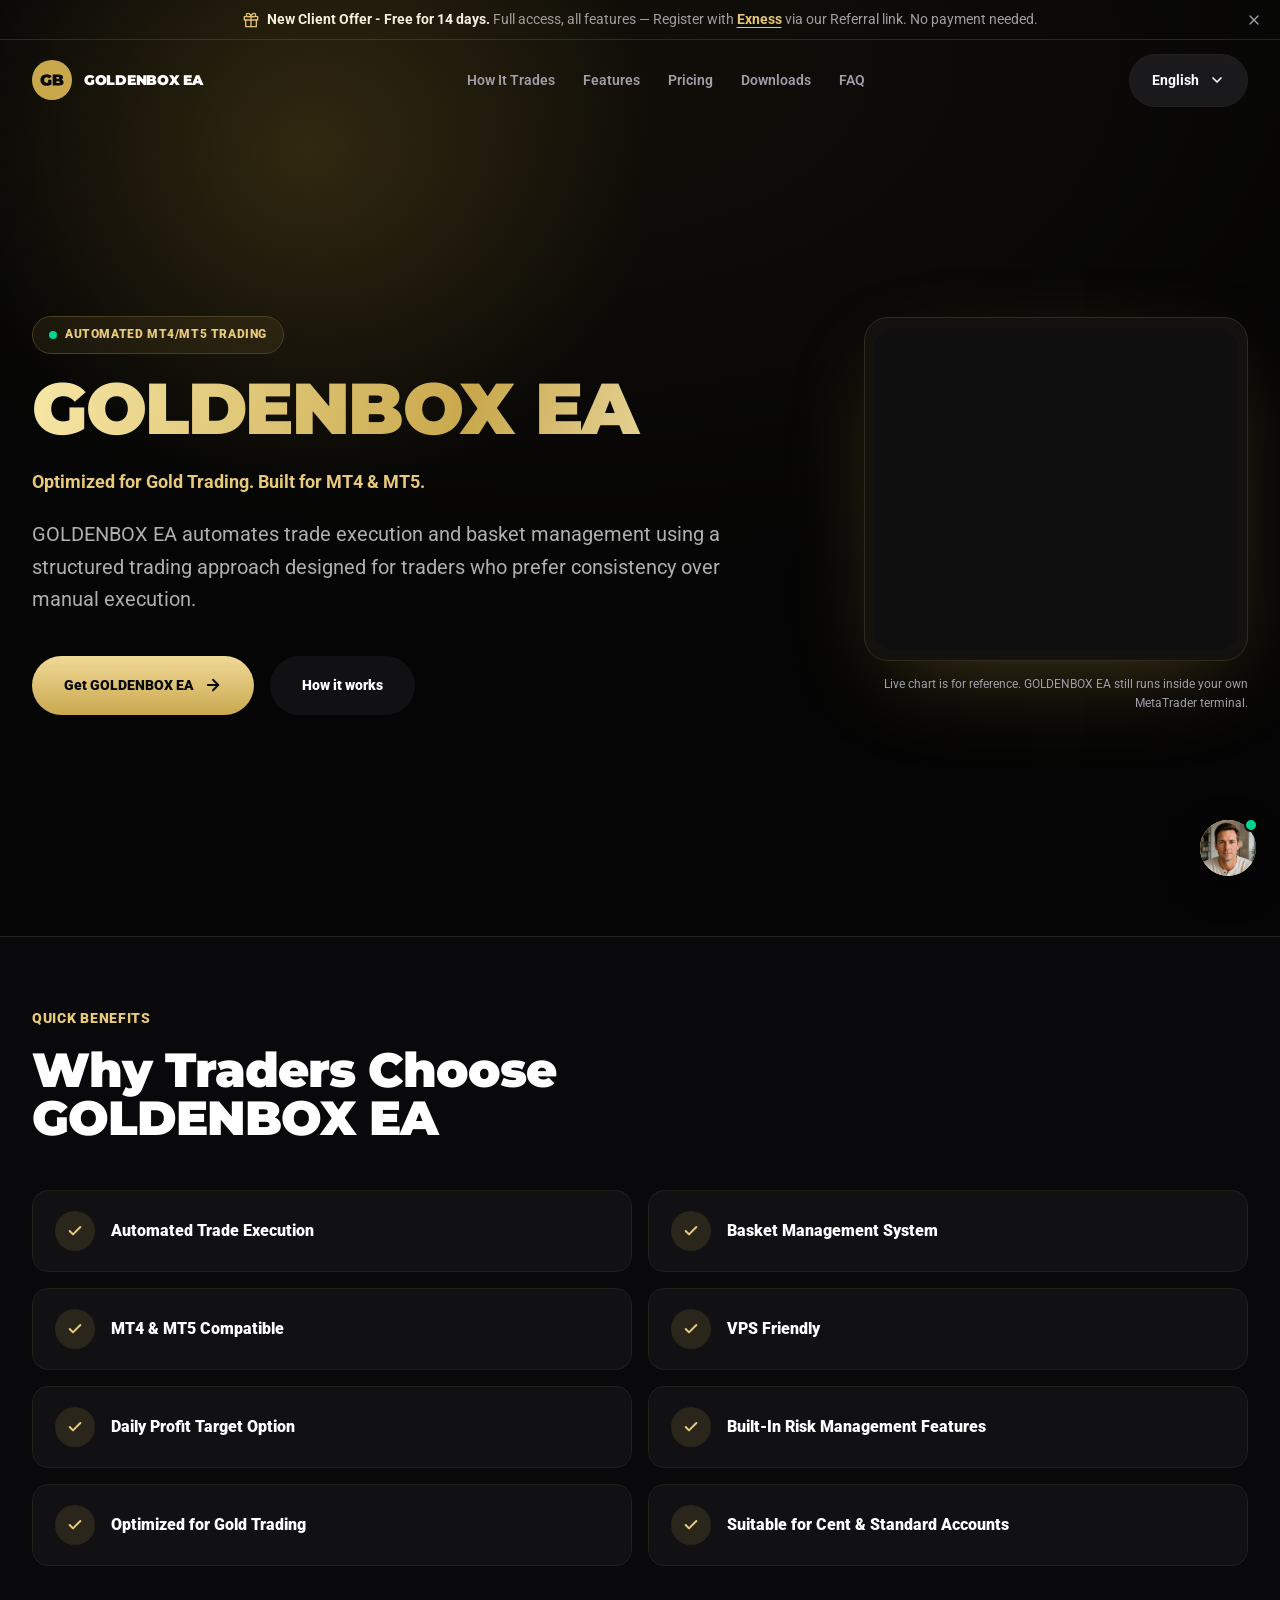
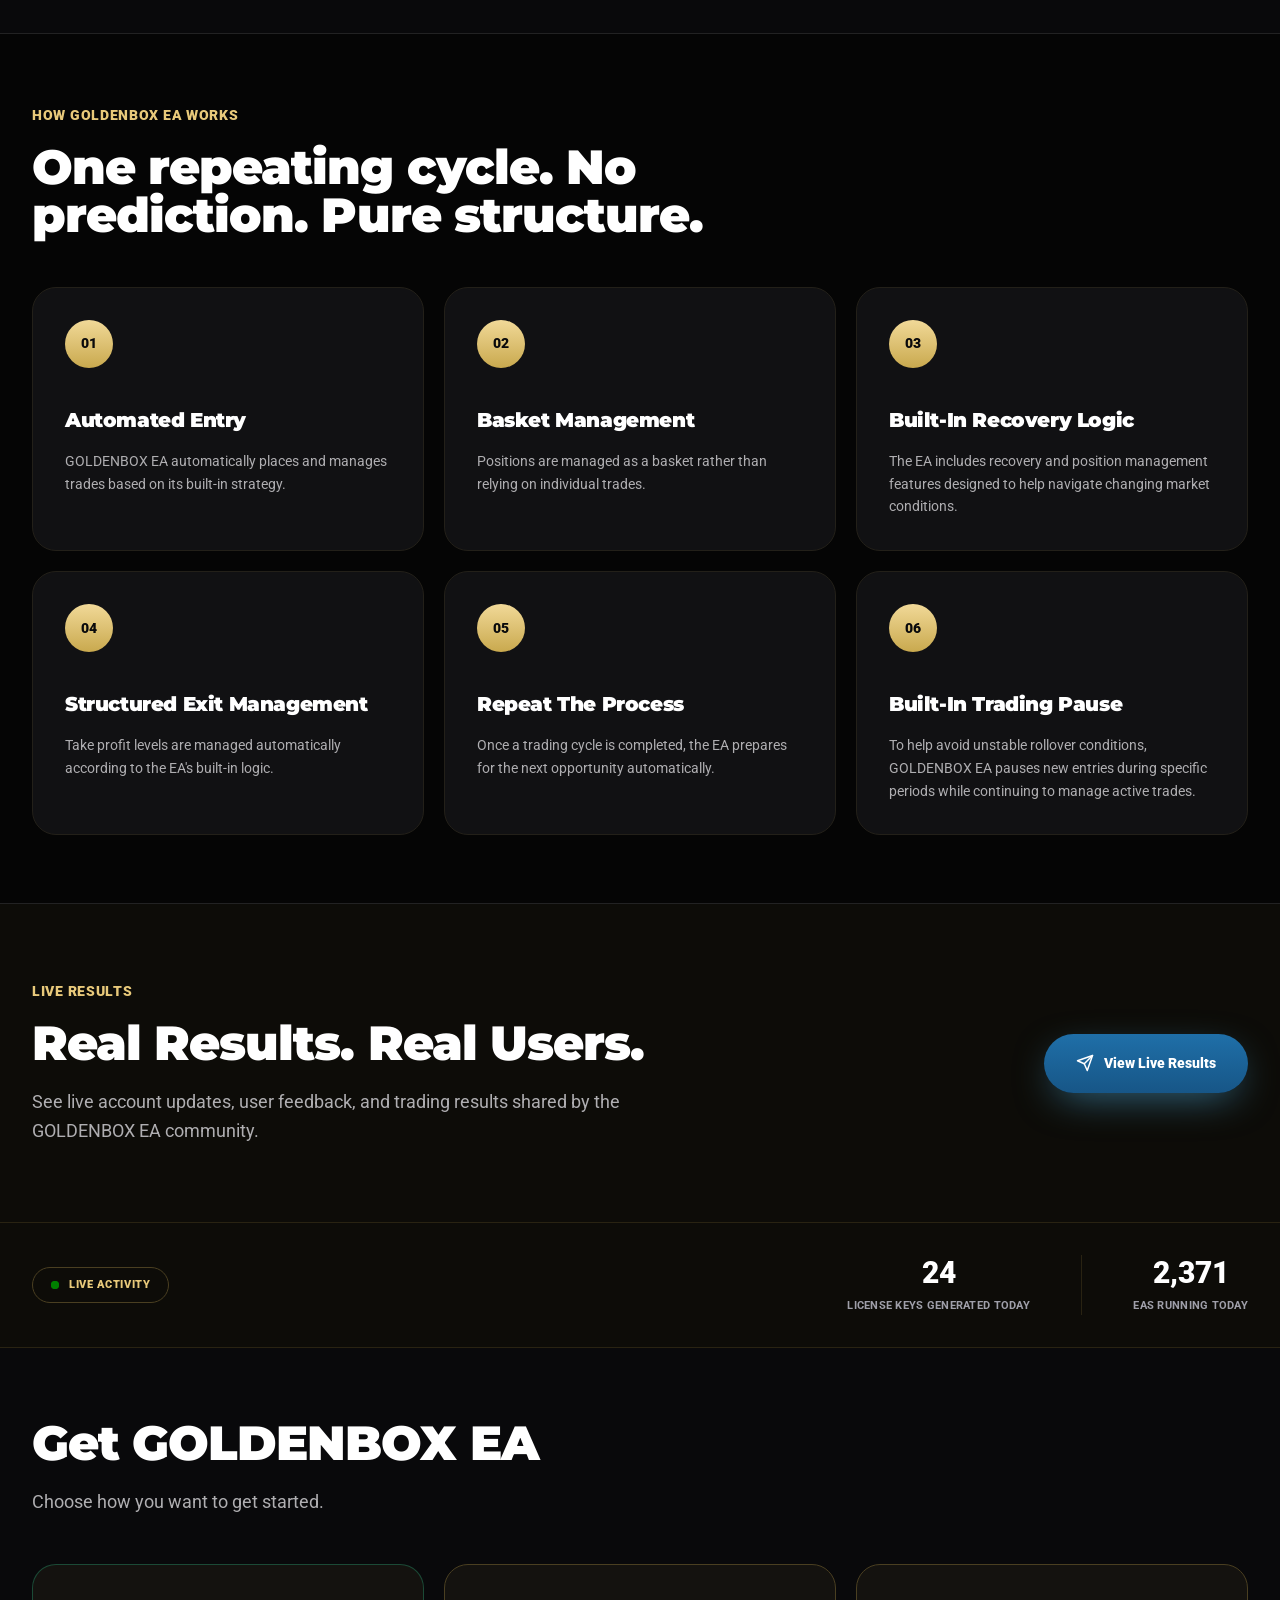
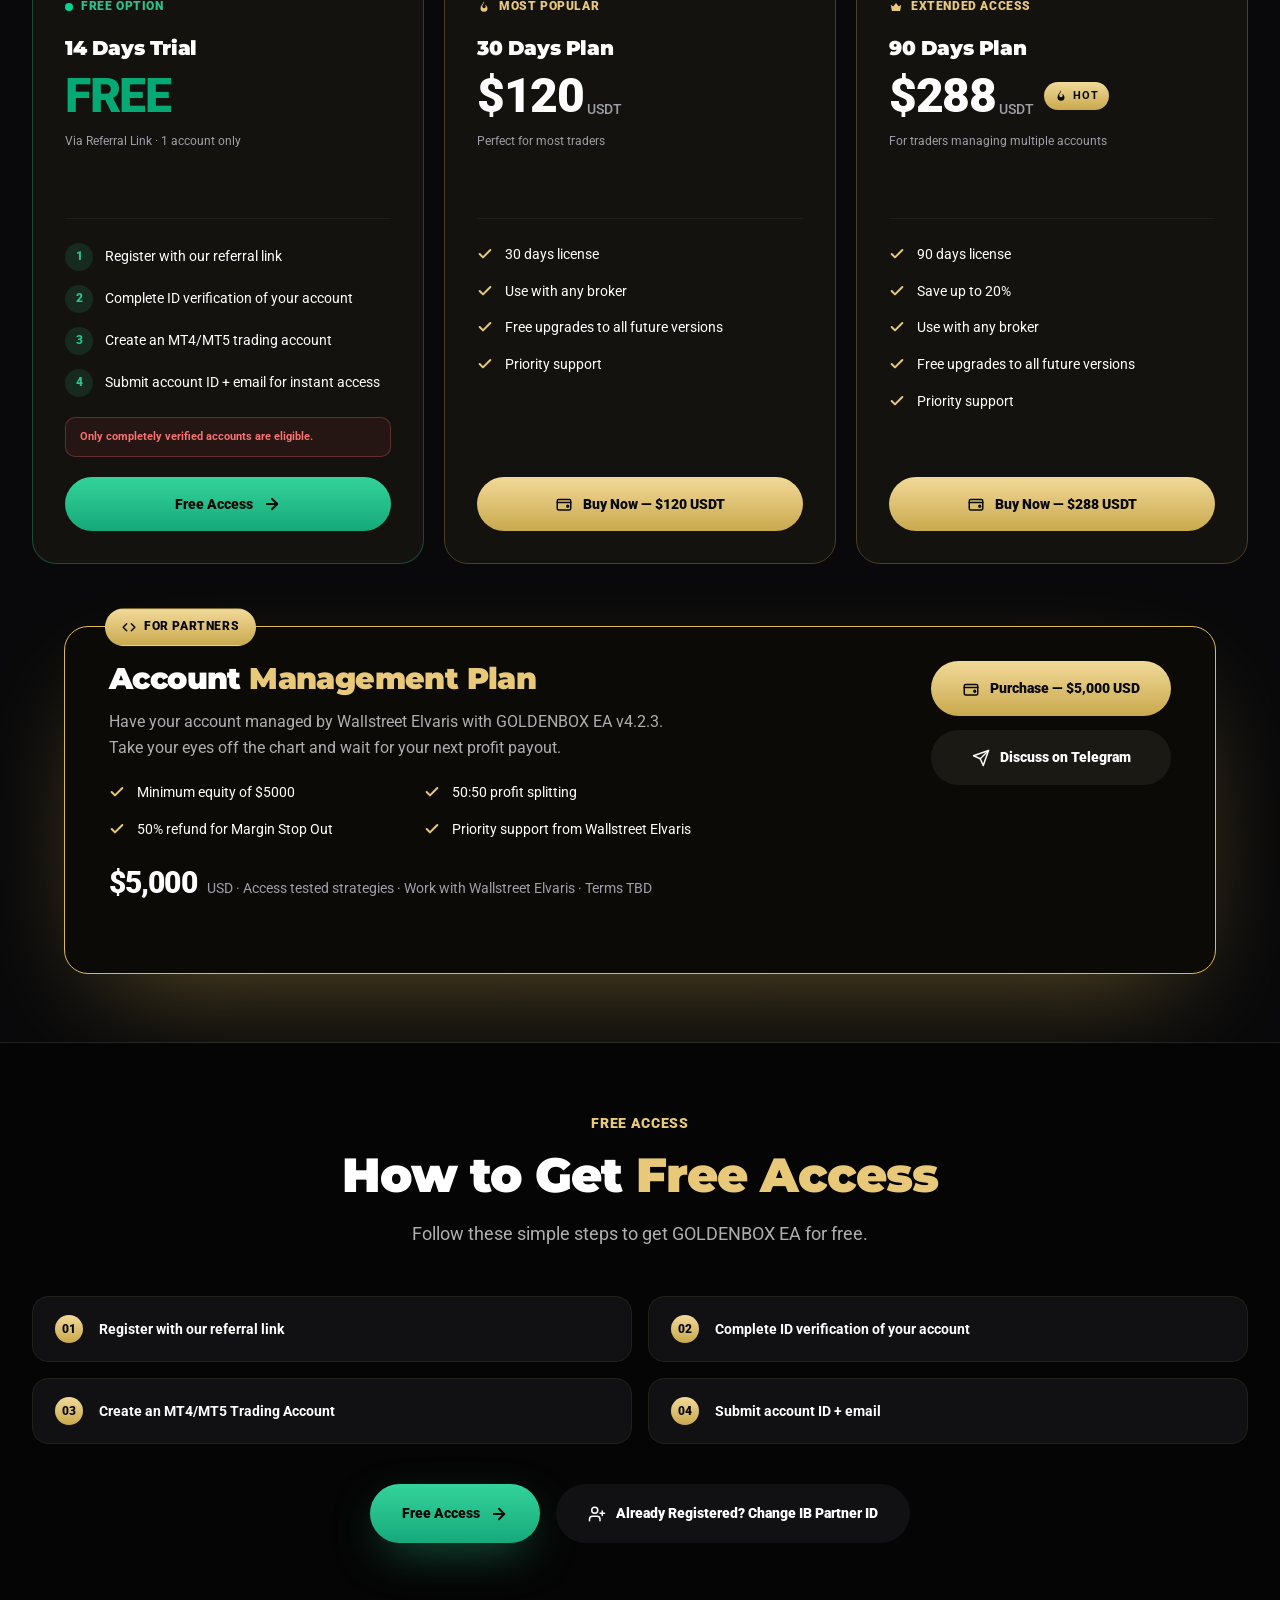
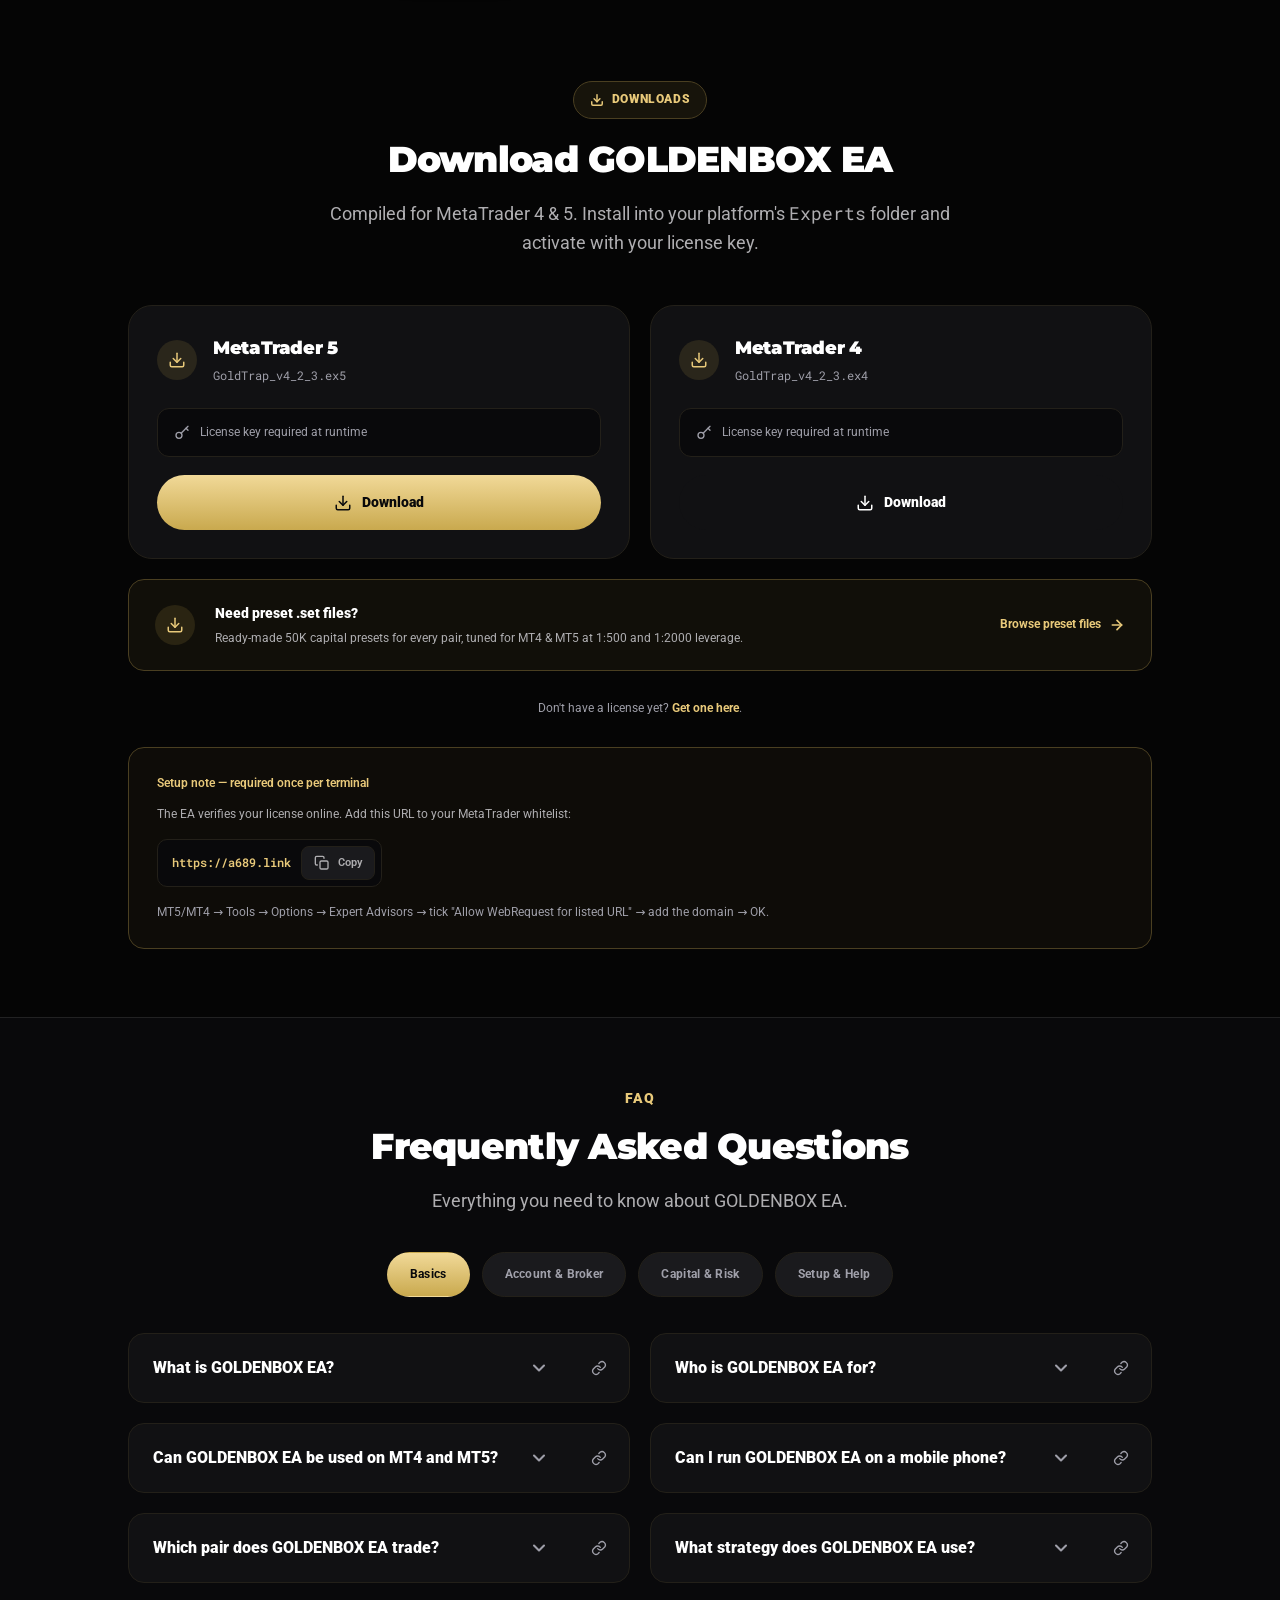
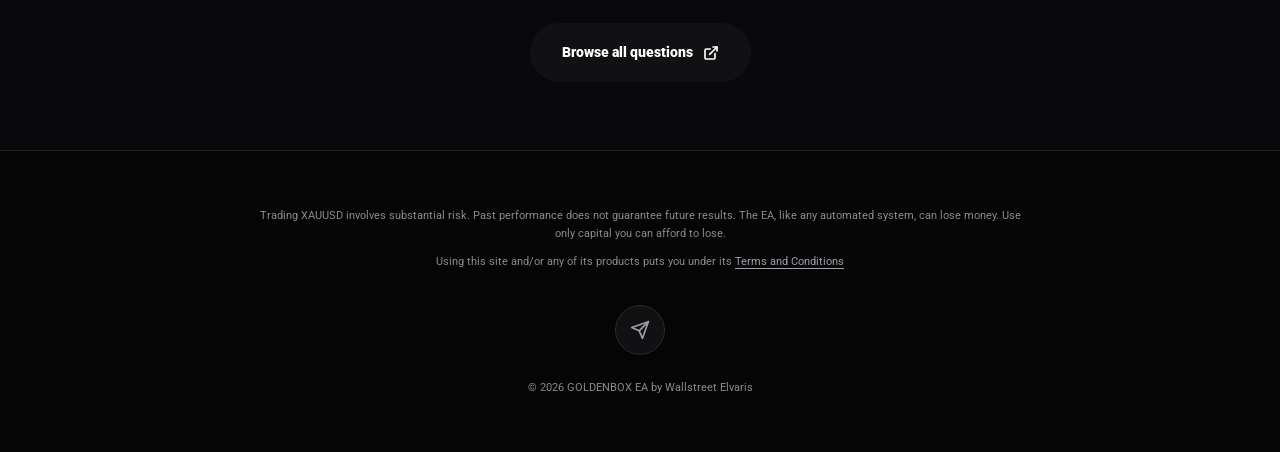
<file: index.html>
<!DOCTYPE html>
<html lang="en" data-title-template="{siteName} — Automated MT4/MT5 Gold Trading">
<head>
    <meta charset="UTF-8">
    <meta name="viewport" content="width=device-width, initial-scale=1.0">

    <!--
        Site identity comes from `siteName` in main.js, which rewrites the
        title and every meta tag below on load. The values here are the
        pre-JavaScript fallback and the data-title-template on <html> is
        the pattern main.js fills in.
    -->
    <title>GOLDENBOX EA — Automated MT4/MT5 Gold Trading</title>
    <meta name="description" content="">

    <!-- Open Graph -->
    <meta property="og:type" content="website">
    <meta property="og:site_name" content="">
    <meta property="og:title" content="">
    <meta property="og:description" content="">
    <meta property="og:image" content="assets/images/logo-gb.svg">

    <!-- Twitter / social -->
    <meta name="twitter:card" content="summary_large_image">
    <meta name="twitter:title" content="">
    <meta name="twitter:description" content="">
    <meta name="twitter:image" content="assets/images/logo-gb.svg">

    <!--
        Favicon: the GOLDEN BOX cube mark. The .ico carries 16, 32 and 48px
        so the browser picks the crispest size itself; the 180px PNG is what
        iOS uses when the site is saved to a home screen.
    -->
    <link rel="icon" href="assets/images/favicon.ico" sizes="any">
    <link rel="icon" href="assets/images/favicon.png" type="image/png" sizes="64x64">
    <link rel="apple-touch-icon" href="assets/images/apple-touch-icon.png">

    <link rel="preconnect" href="https://fonts.googleapis.com">
    <link rel="preconnect" href="https://fonts.gstatic.com" crossorigin>
    <!--
        Exactly the weights the stylesheet uses. A weight that is not
        listed here gets synthesised by the browser, which renders at a
        different width and reads as a size change — so keep this in step
        with the type scale in styles.css.
          Montserrat  900        headings
          Roboto      400–900    everything else
          Roboto Mono 400, 600   wallet address, file name, whitelist URL
    -->
    <link href="https://fonts.googleapis.com/css2?family=Montserrat:wght@900&family=Roboto:wght@400;500;600;700;900&family=Roboto+Mono:wght@400;600&display=swap" rel="stylesheet">

    <link rel="stylesheet" href="assets/styles/styles.css">
</head>

<body>
    <a class="skip-link" href="#main-content">Skip to main content</a>

    <div class="page-wrapper">

        <!-- ==========================================================
             ANNOUNCEMENT BAR (§5.1)
             Dismissible. Text, destination, status and version all come
             from the ANNOUNCEMENT BAR block in main.js. Dismissal is
             remembered per announcementVersion, so publishing a new
             version shows the bar again for everyone.
             Starts hidden so a dismissed bar never flashes on load.
             ========================================================== -->
        <div class="action-bar" id="announcement-bar" hidden>
            <div class="container action-bar__inner">
                <span class="action-bar__icon" aria-hidden="true">
                    <svg width="16" height="16" viewBox="0 0 24 24" fill="none" stroke="currentColor" stroke-width="2" stroke-linecap="round" stroke-linejoin="round"><polyline points="20 12 20 22 4 22 4 12"/><rect x="2" y="7" width="20" height="5"/><line x1="12" y1="22" x2="12" y2="7"/><path d="M12 7H7.5a2.5 2.5 0 0 1 0-5C11 2 12 7 12 7z"/><path d="M12 7h4.5a2.5 2.5 0 0 0 0-5C13 2 12 7 12 7z"/></svg>
                </span>

                <a class="action-bar__link" id="announcement-link" href="#"></a>

                <button type="button" class="action-bar__close" id="announcement-close"
                        aria-label="Dismiss announcement">
                    <svg width="16" height="16" viewBox="0 0 24 24" fill="none" stroke="currentColor" stroke-width="2" stroke-linecap="round" stroke-linejoin="round" aria-hidden="true"><line x1="18" y1="6" x2="6" y2="18"/><line x1="6" y1="6" x2="18" y2="18"/></svg>
                </button>
            </div>
        </div>


        <!-- ==========================================================
             SECTION 1 — HERO + NAVIGATION (§5)
             ========================================================== -->
        <header class="site-header">
            <div class="container site-header__inner">

                <a class="brand" href="index.html">
                    <img class="brand__mark" src="assets/images/logo-gb.svg"
                         alt="" width="40" height="40">
                    <span class="brand__name" data-site-name>GOLDENBOX EA</span>
                </a>

                <!--
                    §5.2 Navigation. Inline at desktop and landscape-tablet
                    widths; below the nav breakpoint it becomes the panel the
                    hamburger opens. Same links, same markup — no duplication.
                -->
                <nav class="primary-nav" id="primary-nav" aria-label="Primary">
                    <ul class="primary-nav__list">
                        <li><a class="primary-nav__link" href="#how-it-works">How It Trades</a></li>
                        <li><a class="primary-nav__link" href="#benefits">Features</a></li>
                        <li><a class="primary-nav__link" href="#pricing">Pricing</a></li>
                        <li><a class="primary-nav__link" href="#downloads">Downloads</a></li>
                        <li><a class="primary-nav__link" href="#faq">FAQ</a></li>
                    </ul>
                </nav>

                <!--
                    Header actions. The language control and the hamburger are
                    deliberately grouped so they stay side by side on mobile,
                    where horizontal space is scarce. The brand sits at the far
                    left and this group at the far right; the space between them
                    is what justify-content: space-between distributes.
                -->
                <div class="site-header__actions">

                    <!-- §5.3 Translation / language selector -->
                    <div class="lang-select" id="lang-select">
                        <button type="button" class="lang-select__toggle" id="lang-select-toggle"
                                aria-expanded="false" aria-haspopup="listbox"
                                aria-controls="lang-select-panel">
                            <!--
                                Two labels, one visible at a time. Desktop and
                                tablet show the full language name; mobile shows
                                only the two-letter abbreviation of the CURRENT
                                language. main.js keeps both in sync — neither is
                                hard-coded.
                            -->
                            <span class="lang-select__name" id="lang-select-label">English</span>
                            <span class="lang-select__code" id="lang-select-code">EN</span>
                            <svg class="lang-select__chevron" width="16" height="16" viewBox="0 0 24 24" fill="none" stroke="currentColor" stroke-width="2.5" stroke-linecap="round" stroke-linejoin="round" aria-hidden="true"><polyline points="6 9 12 15 18 9"/></svg>
                        </button>

                        <div class="lang-select__panel" id="lang-select-panel" hidden>
                            <label class="visually-hidden" for="lang-select-search">Search languages</label>
                            <input type="search" class="lang-select__search" id="lang-select-search"
                                   placeholder="Search languages…" autocomplete="off">
                            <div class="lang-select__list" id="lang-select-list"
                                 role="listbox" aria-label="Languages"></div>
                        </div>
                    </div>

                    <!--
                        Hamburger. Hidden while the inline navigation still fits;
                        revealed below the nav breakpoint. Behaviour lives in
                        initMobileNavigation() in main.js.
                    -->
                    <button type="button" class="nav-toggle" id="nav-toggle"
                            aria-label="Open navigation menu" aria-expanded="false"
                            aria-controls="primary-nav">
                        <span class="nav-toggle__box" aria-hidden="true">
                            <span class="nav-toggle__bar"></span>
                            <span class="nav-toggle__bar"></span>
                            <span class="nav-toggle__bar"></span>
                        </span>
                    </button>

                </div>

            </div>
        </header>

        <main id="main-content">
            <!-- Section 1 body — the warm glow band ends here -->
            <section class="hero" aria-labelledby="hero-title">
                <div class="container hero__inner">
                    <div class="hero__copy">
                        <p class="eyebrow-pill scroll-reveal">
                            <span class="status-dot" aria-hidden="true"></span>
                            <span data-content="hero.eyebrow"></span>
                        </p>

                        <h1 class="hero__title scroll-reveal" id="hero-title" data-site-name>GOLDENBOX EA</h1>

                        <p class="hero__subtitle scroll-reveal"
                           data-content="hero.subtitle"></p>

                        <p class="hero__text scroll-reveal"
                           data-content="hero.text"></p>

                        <div class="hero__actions scroll-reveal">
                            <a class="btn btn--gold btn--lg" href="#pricing">
                                <span><span data-content="hero.primaryCtaLabel"></span>
                                      <span data-site-name></span></span>
                                <svg width="18" height="18" viewBox="0 0 24 24" fill="none" stroke="currentColor" stroke-width="2.5" stroke-linecap="round" stroke-linejoin="round" aria-hidden="true"><line x1="5" y1="12" x2="19" y2="12"/><polyline points="12 5 19 12 12 19"/></svg>
                            </a>
                            <a class="btn btn--dark btn--lg" href="#how-it-works"
                               data-content="hero.secondaryCtaLabel"></a>
                        </div>
                    </div>

                    <div class="hero__chart scroll-reveal">
                        <!--
                            §5.4 Live chart container.
                            Deliberately empty — an external chart/API widget is
                            inserted here later. The panel already carries the final
                            dimensions, aspect ratio and styling, so injecting a chart
                            cannot change the hero layout.
                        -->
                        <div class="hero__chart-panel">
                            <div id="live-chart-container"
                                 role="img"
                                 aria-label="Live XAUUSD price chart"></div>
                        </div>
                        <p class="hero__chart-caption">
                            <span data-content="hero.chartCaption"></span>
                        </p>
                    </div>
                </div>
            </section>


                <!-- ==================================================
                     SECTION 2 — QUICK BENEFITS (§6)
                     ================================================== -->
                <section class="section section--zinc" id="benefits" aria-labelledby="benefits-title">
                    <div class="container section__inner">
                        <p class="eyebrow scroll-reveal"
                           data-content="benefits.eyebrow"></p>
                        <h2 class="section-heading scroll-reveal" id="benefits-title"
                            data-content="benefits.heading"></h2>

                        <div class="benefits__grid">
                            <div class="card benefit-card scroll-reveal">
                                <span class="icon-disc" aria-hidden="true">
                                    <svg width="16" height="16" viewBox="0 0 24 24" fill="none" stroke="currentColor" stroke-width="3" stroke-linecap="round" stroke-linejoin="round"><polyline points="20 6 9 17 4 12"/></svg>
                                </span>
                                <span class="benefit-card__label" data-content="benefits.items.0"></span>
                            </div>
                            <div class="card benefit-card scroll-reveal">
                                <span class="icon-disc" aria-hidden="true">
                                    <svg width="16" height="16" viewBox="0 0 24 24" fill="none" stroke="currentColor" stroke-width="3" stroke-linecap="round" stroke-linejoin="round"><polyline points="20 6 9 17 4 12"/></svg>
                                </span>
                                <span class="benefit-card__label" data-content="benefits.items.1"></span>
                            </div>
                            <div class="card benefit-card scroll-reveal">
                                <span class="icon-disc" aria-hidden="true">
                                    <svg width="16" height="16" viewBox="0 0 24 24" fill="none" stroke="currentColor" stroke-width="3" stroke-linecap="round" stroke-linejoin="round"><polyline points="20 6 9 17 4 12"/></svg>
                                </span>
                                <span class="benefit-card__label" data-content="benefits.items.2"></span>
                            </div>
                            <div class="card benefit-card scroll-reveal">
                                <span class="icon-disc" aria-hidden="true">
                                    <svg width="16" height="16" viewBox="0 0 24 24" fill="none" stroke="currentColor" stroke-width="3" stroke-linecap="round" stroke-linejoin="round"><polyline points="20 6 9 17 4 12"/></svg>
                                </span>
                                <span class="benefit-card__label" data-content="benefits.items.3"></span>
                            </div>
                            <div class="card benefit-card scroll-reveal">
                                <span class="icon-disc" aria-hidden="true">
                                    <svg width="16" height="16" viewBox="0 0 24 24" fill="none" stroke="currentColor" stroke-width="3" stroke-linecap="round" stroke-linejoin="round"><polyline points="20 6 9 17 4 12"/></svg>
                                </span>
                                <span class="benefit-card__label" data-content="benefits.items.4"></span>
                            </div>
                            <div class="card benefit-card scroll-reveal">
                                <span class="icon-disc" aria-hidden="true">
                                    <svg width="16" height="16" viewBox="0 0 24 24" fill="none" stroke="currentColor" stroke-width="3" stroke-linecap="round" stroke-linejoin="round"><polyline points="20 6 9 17 4 12"/></svg>
                                </span>
                                <span class="benefit-card__label" data-content="benefits.items.5"></span>
                            </div>
                            <div class="card benefit-card scroll-reveal">
                                <span class="icon-disc" aria-hidden="true">
                                    <svg width="16" height="16" viewBox="0 0 24 24" fill="none" stroke="currentColor" stroke-width="3" stroke-linecap="round" stroke-linejoin="round"><polyline points="20 6 9 17 4 12"/></svg>
                                </span>
                                <span class="benefit-card__label" data-content="benefits.items.6"></span>
                            </div>
                            <div class="card benefit-card scroll-reveal">
                                <span class="icon-disc" aria-hidden="true">
                                    <svg width="16" height="16" viewBox="0 0 24 24" fill="none" stroke="currentColor" stroke-width="3" stroke-linecap="round" stroke-linejoin="round"><polyline points="20 6 9 17 4 12"/></svg>
                                </span>
                                <span class="benefit-card__label" data-content="benefits.items.7"></span>
                            </div>
                        </div>
                    </div>
                </section>


                <!-- ==================================================
                     SECTION 3 — HOW GOLDENBOX WORKS (§7)
                     ================================================== -->
                <section class="section section--black" id="how-it-works" aria-labelledby="how-it-works-title">
                    <div class="container section__inner">
                        <p class="eyebrow scroll-reveal"
                           data-content="howItWorks.eyebrow"></p>
                        <h2 class="section-heading scroll-reveal" id="how-it-works-title"
                            data-content="howItWorks.heading"></h2>

                        <div class="steps__grid">
                            <article class="card card--lg step-card scroll-reveal">
                                <span class="icon-disc icon-disc--solid" aria-hidden="true">01</span>
                                <h3 class="step-card__title" data-content="howItWorks.steps.0.title"></h3>
                                <p class="step-card__text"
                                   data-content="howItWorks.steps.0.text"></p>
                            </article>

                            <article class="card card--lg step-card scroll-reveal">
                                <span class="icon-disc icon-disc--solid" aria-hidden="true">02</span>
                                <h3 class="step-card__title" data-content="howItWorks.steps.1.title"></h3>
                                <p class="step-card__text"
                                   data-content="howItWorks.steps.1.text"></p>
                            </article>

                            <article class="card card--lg step-card scroll-reveal">
                                <span class="icon-disc icon-disc--solid" aria-hidden="true">03</span>
                                <h3 class="step-card__title" data-content="howItWorks.steps.2.title"></h3>
                                <p class="step-card__text"
                                   data-content="howItWorks.steps.2.text"></p>
                            </article>

                            <article class="card card--lg step-card scroll-reveal">
                                <span class="icon-disc icon-disc--solid" aria-hidden="true">04</span>
                                <h3 class="step-card__title" data-content="howItWorks.steps.3.title"></h3>
                                <p class="step-card__text"
                                   data-content="howItWorks.steps.3.text"></p>
                            </article>

                            <article class="card card--lg step-card scroll-reveal">
                                <span class="icon-disc icon-disc--solid" aria-hidden="true">05</span>
                                <h3 class="step-card__title" data-content="howItWorks.steps.4.title"></h3>
                                <p class="step-card__text"
                                   data-content="howItWorks.steps.4.text"></p>
                            </article>

                            <article class="card card--lg step-card scroll-reveal">
                                <span class="icon-disc icon-disc--solid" aria-hidden="true">06</span>
                                <h3 class="step-card__title" data-content="howItWorks.steps.5.title"></h3>
                                <p class="step-card__text"
                                   data-content="howItWorks.steps.5.text"></p>
                            </article>
                        </div>
                    </div>
                </section>


                <!-- ==================================================
                     SECTION 4 — LIVE RESULTS (§8)
                     ================================================== -->
                <section class="section section--warm" id="live-results" aria-labelledby="live-results-title">
                    <div class="container live-results__inner">
                        <div class="live-results__copy">
                            <p class="eyebrow scroll-reveal"
                               data-content="liveResults.eyebrow"></p>
                            <h2 class="section-heading scroll-reveal" id="live-results-title"
                                data-content="liveResults.heading"></h2>
                            <p class="section-lead scroll-reveal">
                                <span data-content="liveResults.lead"></span>
                            </p>
                        </div>

                        <!-- §8.1 destination comes from telegramChannel in main.js -->
                        <a class="btn btn--blue btn--lg scroll-reveal" data-telegram="channel"
                           href="#" target="_blank" rel="noopener noreferrer">
                            <svg width="18" height="18" viewBox="0 0 24 24" fill="none" stroke="currentColor" stroke-width="2" stroke-linecap="round" stroke-linejoin="round" aria-hidden="true"><line x1="22" y1="2" x2="11" y2="13"/><polygon points="22 2 15 22 11 13 2 9 22 2"/></svg>
                            <span data-content="liveResults.ctaLabel"></span>
                        </a>
                    </div>

                    <!-- §8.2 / §8.3 live activity indicator and statistics -->
                    <div class="live-stats">
                        <div class="container live-stats__inner">
                            <p class="live-stats__pill">
                                <span class="pulsing-dot" aria-hidden="true"></span>
                                <span data-content="liveResults.activityLabel"></span>
                            </p>

                            <div class="live-stats__figures">
                                <div class="stat">
                                    <p class="stat__value" id="stat-license-keys"></p>
                                    <p class="stat__label" data-content="liveResults.licenseKeysLabel"></p>
                                </div>
                                <div class="stat__divider" aria-hidden="true"></div>
                                <div class="stat">
                                    <p class="stat__value" id="stat-eas-running"></p>
                                    <p class="stat__label" data-content="liveResults.easRunningLabel"></p>
                                </div>
                            </div>
                        </div>
                    </div>
                </section>


                <!-- ==================================================
                     SECTION 5 — GET GOLDENBOX EA (§9)
                     SECTION 6 — SOURCE CODE (§11) shares this band
                     ================================================== -->
                <section class="section section--zinc" id="pricing" aria-labelledby="pricing-title">
                    <div class="container section__inner">
                        <h2 class="section-heading scroll-reveal" id="pricing-title"
                            data-content="pricing.heading"></h2>
                        <p class="section-lead scroll-reveal"
                           data-content="pricing.lead"></p>

                        <!-- Cards are generated from `pricingPlans` in main.js (§9.2) -->
                        <div class="pricing__grid" id="pricing-grid"></div>

                        <!-- Section 6 — Source Code -->
                        <div class="source-code" id="source-code">
                            <div class="source-code__card scroll-reveal">
                                <p class="eyebrow-pill eyebrow-pill--solid source-code__tag">
                                    <svg width="14" height="14" viewBox="0 0 24 24" fill="none" stroke="currentColor" stroke-width="2.5" stroke-linecap="round" stroke-linejoin="round" aria-hidden="true"><polyline points="16 18 22 12 16 6"/><polyline points="8 6 2 12 8 18"/></svg>
                                    <span data-content="sourceCode.tag"></span>
                                </p>

                                <div class="source-code__layout">
                                    <div class="source-code__copy">
                                        <h2 class="source-code__title" id="source-code-heading">
                                            <span data-content="sourceCode.headingLead"></span>
                                            <span class="accent"
                                                  data-content="sourceCode.headingAccent"></span>
                                        </h2>

                                        <p class="source-code__text"
                                           data-content-html="sourceCode.text"></p>

                                        <ul class="feature-list feature-list--2col">
                                            <li>
                                                <svg class="check" width="16" height="16" viewBox="0 0 24 24" fill="none" stroke="currentColor" stroke-width="3" stroke-linecap="round" stroke-linejoin="round" aria-hidden="true"><polyline points="20 6 9 17 4 12"/></svg>
                                                <span data-content="sourceCode.features.0"></span>
                                            </li>
                                            <li>
                                                <svg class="check" width="16" height="16" viewBox="0 0 24 24" fill="none" stroke="currentColor" stroke-width="3" stroke-linecap="round" stroke-linejoin="round" aria-hidden="true"><polyline points="20 6 9 17 4 12"/></svg>
                                                <span data-content="sourceCode.features.1"></span>
                                            </li>
                                            <li>
                                                <svg class="check" width="16" height="16" viewBox="0 0 24 24" fill="none" stroke="currentColor" stroke-width="3" stroke-linecap="round" stroke-linejoin="round" aria-hidden="true"><polyline points="20 6 9 17 4 12"/></svg>
                                                <span data-content="sourceCode.features.2"></span>
                                            </li>
                                            <li>
                                                <svg class="check" width="16" height="16" viewBox="0 0 24 24" fill="none" stroke="currentColor" stroke-width="3" stroke-linecap="round" stroke-linejoin="round" aria-hidden="true"><polyline points="20 6 9 17 4 12"/></svg>
                                                <span data-content="sourceCode.features.3"></span>
                                            </li>
                                        </ul>

                                        <p class="source-code__price-row">
                                            <span class="source-code__price" id="source-code-price">$9,650</span>
                                            <span class="source-code__meta">
                                                <span id="source-code-currency"
                                                      data-content="sourceCode.currency"></span>
                                                · <span data-content="sourceCode.priceMeta"></span>
                                            </span>
                                        </p>

                                        <!--
                                            The source-code countdown. Its own timer, independent
                                            of the pricing plans; price, duration, increment and
                                            visibility all come from `sourceCodeTimer` in main.js.
                                            Starts in the reserved-space state so the card cannot
                                            jump when the timer is turned on or off (§9.4).
                                        -->
                                        <p class="source-code__timer is-hidden" data-source-code-timer>
                                            <svg width="14" height="14" viewBox="0 0 24 24" fill="none" stroke="currentColor" stroke-width="2" stroke-linecap="round" stroke-linejoin="round" aria-hidden="true"><circle cx="12" cy="12" r="9"/><path d="M12 7v5l3 2"/></svg>
                                            <span data-source-code-timer-value></span>
                                        </p>
                                    </div>

                                    <div class="source-code__actions">
                                        <!-- §12: opens the shared dialog; price read from the page -->
                                        <button type="button" class="btn btn--gold" id="source-code-purchase">
                                            <svg width="18" height="18" viewBox="0 0 24 24" fill="none" stroke="currentColor" stroke-width="2" stroke-linecap="round" stroke-linejoin="round" aria-hidden="true"><rect x="3" y="6" width="18" height="14" rx="2"/><path d="M3 10h18"/><circle cx="17" cy="15" r="1.2"/></svg>
                                            <!-- Rewritten by main.js from sourceCodeTimer; the
                                                 text here is the pre-JavaScript fallback. -->
                                            <span class="btn-label" id="source-code-purchase-label">Purchase — $9,650 USD</span>
                                        </button>

                                        <!-- §12.2 destination from telegramPersonal -->
                                        <a class="btn btn--dark" data-telegram="personal"
                                           href="#" target="_blank" rel="noopener noreferrer">
                                            <svg width="18" height="18" viewBox="0 0 24 24" fill="none" stroke="currentColor" stroke-width="2" stroke-linecap="round" stroke-linejoin="round" aria-hidden="true"><line x1="22" y1="2" x2="11" y2="13"/><polygon points="22 2 15 22 11 13 2 9 22 2"/></svg>
                                            <span data-content="sourceCode.discussLabel"></span>
                                        </a>
                                    </div>
                                </div>
                            </div>
                        </div>
                    </div>
                </section>


                <!-- ==================================================
                     SECTION 7 — FREE ACCESS (§13)
                     SECTION 8 — DOWNLOAD (§14) shares this band
                     ================================================== -->
                <section class="section section--black" id="free-access" aria-labelledby="free-access-title">
                    <div class="container section__inner free-access__inner">
                        <p class="eyebrow scroll-reveal"
                           data-content="freeAccess.eyebrow"></p>
                        <h2 class="section-heading section-heading--center scroll-reveal"
                            id="free-access-title">
                            <span data-content="freeAccess.headingLead"></span>
                            <span class="accent"
                                  data-content="freeAccess.headingAccent"></span>
                        </h2>
                        <p class="section-lead section-lead--center scroll-reveal"
                           data-content="freeAccess.lead"></p>

                        <div class="free-access__grid">
                            <div class="card free-access__step scroll-reveal">
                                <span class="icon-disc icon-disc--solid icon-disc--sm" aria-hidden="true">01</span>
                                <span class="free-access__step-label" data-content="freeAccess.steps.0"></span>
                            </div>
                            <div class="card free-access__step scroll-reveal">
                                <span class="icon-disc icon-disc--solid icon-disc--sm" aria-hidden="true">02</span>
                                <span class="free-access__step-label" data-content="freeAccess.steps.1"></span>
                            </div>
                            <div class="card free-access__step scroll-reveal">
                                <span class="icon-disc icon-disc--solid icon-disc--sm" aria-hidden="true">03</span>
                                <span class="free-access__step-label" data-content="freeAccess.steps.2"></span>
                            </div>
                            <div class="card free-access__step scroll-reveal">
                                <span class="icon-disc icon-disc--solid icon-disc--sm" aria-hidden="true">04</span>
                                <span class="free-access__step-label" data-content="freeAccess.steps.3"></span>
                            </div>
                        </div>

                        <div class="free-access__actions scroll-reveal">
                            <a class="btn btn--green btn--lg btn--glow-green" data-referral-link
                               href="#" target="_blank" rel="noopener noreferrer">
                                <span data-content="freeAccess.primaryCtaLabel"></span>
                                <svg width="18" height="18" viewBox="0 0 24 24" fill="none" stroke="currentColor" stroke-width="2.5" stroke-linecap="round" stroke-linejoin="round" aria-hidden="true"><line x1="5" y1="12" x2="19" y2="12"/><polyline points="12 5 19 12 12 19"/></svg>
                            </a>
                            <a class="btn btn--dark btn--lg" data-telegram="personal"
                               href="#" target="_blank" rel="noopener noreferrer">
                                <svg width="18" height="18" viewBox="0 0 24 24" fill="none" stroke="currentColor" stroke-width="2" stroke-linecap="round" stroke-linejoin="round" aria-hidden="true"><path d="M16 21v-2a4 4 0 0 0-4-4H6a4 4 0 0 0-4 4v2"/><circle cx="9" cy="7" r="4"/><line x1="19" y1="8" x2="19" y2="14"/><line x1="22" y1="11" x2="16" y2="11"/></svg>
                                <span data-content="freeAccess.secondaryCtaLabel"></span>
                            </a>
                        </div>
                    </div>

                    <!-- Section 8 — Download -->
                    <div class="container container--narrow section__inner download__inner" id="downloads">
                        <p class="eyebrow-pill scroll-reveal">
                            <svg width="14" height="14" viewBox="0 0 24 24" fill="none" stroke="currentColor" stroke-width="2.5" stroke-linecap="round" stroke-linejoin="round" aria-hidden="true"><path d="M21 15v4a2 2 0 0 1-2 2H5a2 2 0 0 1-2-2v-4"/><polyline points="7 10 12 15 17 10"/><line x1="12" y1="15" x2="12" y2="3"/></svg>
                            <span data-content="downloads.eyebrow"></span>
                        </p>
                        <h2 class="section-heading section-heading--sm section-heading--center scroll-reveal"
                            id="downloads-title" data-content="downloads.heading"></h2>
                        <p class="section-lead section-lead--center scroll-reveal"
                           data-content-html="downloads.lead"></p>

                        <div class="download__grid">
                            <article class="card card--lg download-card scroll-reveal">
                                <div class="download-card__head">
                                    <span class="icon-disc" aria-hidden="true">
                                        <svg width="18" height="18" viewBox="0 0 24 24" fill="none" stroke="currentColor" stroke-width="2" stroke-linecap="round" stroke-linejoin="round"><path d="M21 15v4a2 2 0 0 1-2 2H5a2 2 0 0 1-2-2v-4"/><polyline points="7 10 12 15 17 10"/><line x1="12" y1="15" x2="12" y2="3"/></svg>
                                    </span>
                                    <div>
                                        <h3 class="download-card__title" data-content="downloads.mt5CardTitle"></h3>
                                        <p class="download-card__file" data-ea-filename="mt5"></p>
                                    </div>
                                </div>

                                <p class="download-card__licence">
                                    <svg width="16" height="16" viewBox="0 0 24 24" fill="none" stroke="currentColor" stroke-width="2" stroke-linecap="round" stroke-linejoin="round" aria-hidden="true"><circle cx="7.5" cy="15.5" r="4.5"/><line x1="10.7" y1="12.3" x2="21" y2="2"/><line x1="18" y1="5" x2="21" y2="8"/></svg>
                                    <span data-content="downloads.licenceNote"></span>
                                </p>

                                <a class="btn btn--gold btn--block" data-whitelist-link
                                   href="#" target="_blank" rel="noopener noreferrer">
                                    <svg width="18" height="18" viewBox="0 0 24 24" fill="none" stroke="currentColor" stroke-width="2" stroke-linecap="round" stroke-linejoin="round" aria-hidden="true"><path d="M21 15v4a2 2 0 0 1-2 2H5a2 2 0 0 1-2-2v-4"/><polyline points="7 10 12 15 17 10"/><line x1="12" y1="15" x2="12" y2="3"/></svg>
                                    <span data-content="downloads.downloadLabel"></span>
                                </a>
                            </article>

                            <article class="card card--lg download-card scroll-reveal">
                                <div class="download-card__head">
                                    <span class="icon-disc" aria-hidden="true">
                                        <svg width="18" height="18" viewBox="0 0 24 24" fill="none" stroke="currentColor" stroke-width="2" stroke-linecap="round" stroke-linejoin="round"><path d="M21 15v4a2 2 0 0 1-2 2H5a2 2 0 0 1-2-2v-4"/><polyline points="7 10 12 15 17 10"/><line x1="12" y1="15" x2="12" y2="3"/></svg>
                                    </span>
                                    <div>
                                        <h3 class="download-card__title" data-content="downloads.mt4CardTitle"></h3>
                                        <p class="download-card__file" data-ea-filename="mt4"></p>
                                    </div>
                                </div>

                                <p class="download-card__licence">
                                    <svg width="16" height="16" viewBox="0 0 24 24" fill="none" stroke="currentColor" stroke-width="2" stroke-linecap="round" stroke-linejoin="round" aria-hidden="true"><circle cx="7.5" cy="15.5" r="4.5"/><line x1="10.7" y1="12.3" x2="21" y2="2"/><line x1="18" y1="5" x2="21" y2="8"/></svg>
                                    <span data-content="downloads.licenceNote"></span>
                                </p>

                                <a class="btn btn--dark btn--block" data-whitelist-link
                                   href="#" target="_blank" rel="noopener noreferrer">
                                    <svg width="18" height="18" viewBox="0 0 24 24" fill="none" stroke="currentColor" stroke-width="2" stroke-linecap="round" stroke-linejoin="round" aria-hidden="true"><path d="M21 15v4a2 2 0 0 1-2 2H5a2 2 0 0 1-2-2v-4"/><polyline points="7 10 12 15 17 10"/><line x1="12" y1="15" x2="12" y2="3"/></svg>
                                    <span data-content="downloads.downloadLabel"></span>
                                </a>
                            </article>
                        </div>

                        <div class="preset-banner scroll-reveal">
                            <span class="icon-disc" aria-hidden="true">
                                <svg width="18" height="18" viewBox="0 0 24 24" fill="none" stroke="currentColor" stroke-width="2" stroke-linecap="round" stroke-linejoin="round"><path d="M21 15v4a2 2 0 0 1-2 2H5a2 2 0 0 1-2-2v-4"/><polyline points="7 10 12 15 17 10"/><line x1="12" y1="15" x2="12" y2="3"/></svg>
                            </span>
                            <div class="preset-banner__copy">
                                <p class="preset-banner__title"
                                   data-content="downloads.presetTitle"></p>
                                <p class="preset-banner__text"
                                   data-content="downloads.presetText"></p>
                            </div>
                            <a class="preset-banner__link" data-telegram="channel"
                               href="#" target="_blank" rel="noopener noreferrer">
                                <span data-content="downloads.presetLinkLabel"></span>
                                <svg width="16" height="16" viewBox="0 0 24 24" fill="none" stroke="currentColor" stroke-width="2.5" stroke-linecap="round" stroke-linejoin="round" aria-hidden="true"><line x1="5" y1="12" x2="19" y2="12"/><polyline points="12 5 19 12 12 19"/></svg>
                            </a>
                        </div>

                        <p class="download__licence-hint scroll-reveal"
                           data-content-html="downloads.licenceHint"></p>

                        <!-- §14.1 whitelist URL + copy control -->
                        <div class="setup-note scroll-reveal">
                            <p class="setup-note__title"
                               data-content="downloads.setupNoteTitle"></p>
                            <p class="setup-note__text"
                               data-content="downloads.setupNoteText"></p>

                            <span class="setup-note__url-row">
                                <span class="setup-note__url mono" id="whitelist-url"></span>
                                <button type="button" class="copy-btn" id="whitelist-copy">
                                    <svg class="icon-copy" width="16" height="16" viewBox="0 0 24 24" fill="none" stroke="currentColor" stroke-width="2" stroke-linecap="round" stroke-linejoin="round" aria-hidden="true"><rect x="9" y="9" width="12" height="12" rx="2"/><path d="M5 15H4a2 2 0 0 1-2-2V4a2 2 0 0 1 2-2h9a2 2 0 0 1 2 2v1"/></svg>
                                    <svg class="icon-check" width="16" height="16" viewBox="0 0 24 24" fill="none" stroke="currentColor" stroke-width="2.5" stroke-linecap="round" stroke-linejoin="round" aria-hidden="true"><polyline points="20 6 9 17 4 12"/></svg>
                                    <span id="whitelist-copy-label" data-content="downloads.copyLabel"></span>
                                </button>
                            </span>

                            <p class="setup-note__steps"
                               data-content="downloads.setupNoteSteps"></p>
                        </div>
                    </div>
                </section>


                <!-- ==================================================
                     SECTION 9 — FAQ (§15)
                     Content is generated from the FAQ service; the homepage
                     shows the first 6 questions of the active category.
                     ================================================== -->
                <section class="section section--zinc" id="faq" aria-labelledby="faq-title"
                         data-faq-mode="single" data-faq-limit="6">
                    <div class="container container--narrow section__inner faq__inner">
                        <p class="eyebrow scroll-reveal" data-content="faq.eyebrow"></p>
                        <h2 class="section-heading section-heading--sm section-heading--center scroll-reveal"
                            id="faq-title" data-content="faq.heading"></h2>
                        <p class="section-lead section-lead--center scroll-reveal">
                            <span data-content="faq.lead"></span>
                        </p>

                        <div class="faq__categories" id="faq-categories" role="tablist"
                             aria-label="FAQ categories"></div>

                        <div id="faq-panels"></div>

                        <div class="faq__browse scroll-reveal">
                            <a class="btn btn--dark btn--lg" href="frequently-asked-questions.html">
                                <span data-content="faq.browseLabel"></span>
                                <svg width="16" height="16" viewBox="0 0 24 24" fill="none" stroke="currentColor" stroke-width="2.5" stroke-linecap="round" stroke-linejoin="round" aria-hidden="true"><path d="M18 13v6a2 2 0 0 1-2 2H5a2 2 0 0 1-2-2V8a2 2 0 0 1 2-2h6"/><polyline points="15 3 21 3 21 9"/><line x1="10" y1="14" x2="21" y2="3"/></svg>
                            </a>
                        </div>
                    </div>
                </section>
        </main>


        <!-- ==================================================
             SECTION 10 — FOOTER (§18)
             ================================================== -->
        <footer class="site-footer">
                <div class="container container--footer site-footer__inner">
                    <!-- Editable footer caveat / disclaimer — text from main.js -->
                    <p id="footer-caveat" class="scroll-reveal"></p>

                    <p class="terms-notice scroll-reveal">
                        Using this site and/or any of its products puts you under its
                        <a id="terms-and-conditions-link" href="#">Terms and Conditions</a>
                    </p>

                    <!-- §18.4 destination from telegramChannel -->
                    <a class="footer-telegram scroll-reveal" data-telegram="channel"
                       href="#" aria-label="Telegram" target="_blank" rel="noopener noreferrer">
                        <svg width="20" height="20" viewBox="0 0 24 24" fill="none" stroke="currentColor" stroke-width="2" stroke-linecap="round" stroke-linejoin="round" aria-hidden="true"><line x1="22" y1="2" x2="11" y2="13"/><polygon points="22 2 15 22 11 13 2 9 22 2"/></svg>
                    </a>

                <p class="site-footer__copyright scroll-reveal" id="footer-copyright"></p>
            </div>
        </footer>
    </div>


    <!-- ==============================================================
         LIVE CHAT WIDGET (§5.5)
         ============================================================== -->
    <!--
        Live chat launcher. The site's own element — Pitchbar is not
        integrated yet. Label text, accessible name and the click target
        all come from the LIVE CHAT / PITCHBAR block in main.js.
    -->
    <a class="chat-widget" id="live-chat-launcher" data-telegram="personal" href="#"
       target="_blank" rel="noopener noreferrer">
        <span class="chat-widget__label" id="live-chat-label" aria-hidden="true"></span>
        <span class="chat-widget__avatar-wrap">
            <span class="chat-widget__pulse" aria-hidden="true"></span>
            <img class="chat-widget__avatar" src="assets/images/chat-avatar.png"
                 alt="" width="56" height="56">
            <span class="chat-widget__status" aria-hidden="true"></span>
        </span>
    </a>


    <!-- ==============================================================
         REUSABLE PURCHASE DIALOG (§10 / §12 / §26)
         One dialog serves both the EA plans and the source code. Its
         title, plan, amount and network are filled in from the clicked
         card at open time — nothing here is hard-coded.
         ============================================================== -->
    <dialog class="purchase-dialog" id="purchase-dialog" aria-labelledby="purchase-dialog-title">
        <div class="purchase-dialog__head">
            <div>
                <h2 class="purchase-dialog__title" id="purchase-dialog-title"></h2>
                <p class="purchase-dialog__subtitle" id="purchase-dialog-subtitle"></p>
            </div>
            <button type="button" class="purchase-dialog__close" id="purchase-dialog-close"
                    aria-label="Close dialog">
                <svg width="20" height="20" viewBox="0 0 24 24" fill="none" stroke="currentColor" stroke-width="2" stroke-linecap="round" stroke-linejoin="round" aria-hidden="true"><line x1="18" y1="6" x2="6" y2="18"/><line x1="6" y1="6" x2="18" y2="18"/></svg>
            </button>
        </div>

        <div class="purchase-dialog__body">
            <div class="purchase-dialog__rows" id="purchase-dialog-rows"></div>

            <p class="purchase-dialog__note" id="purchase-dialog-note"></p>

            <a class="btn btn--gold btn--block btn--lg purchase-dialog__confirm"
               id="purchase-dialog-confirm" href="#" target="_blank" rel="noopener noreferrer">
                <svg width="18" height="18" viewBox="0 0 24 24" fill="none" stroke="currentColor" stroke-width="2" stroke-linecap="round" stroke-linejoin="round" aria-hidden="true"><line x1="22" y1="2" x2="11" y2="13"/><polygon points="22 2 15 22 11 13 2 9 22 2"/></svg>
                <span class="btn-label"></span>
            </a>
        </div>
    </dialog>

    <!--
        GTranslate Free mounts here. The stylesheet keeps this wrapper and
        everything GTranslate renders inside it hidden — the site's own
        gold language dropdown in the header is the visible interface.
    -->
    <div class="gtranslate_wrapper" aria-hidden="true"></div>

    <script type="module" src="assets/scripts/main.js"></script>
</body>
</html>
</file>
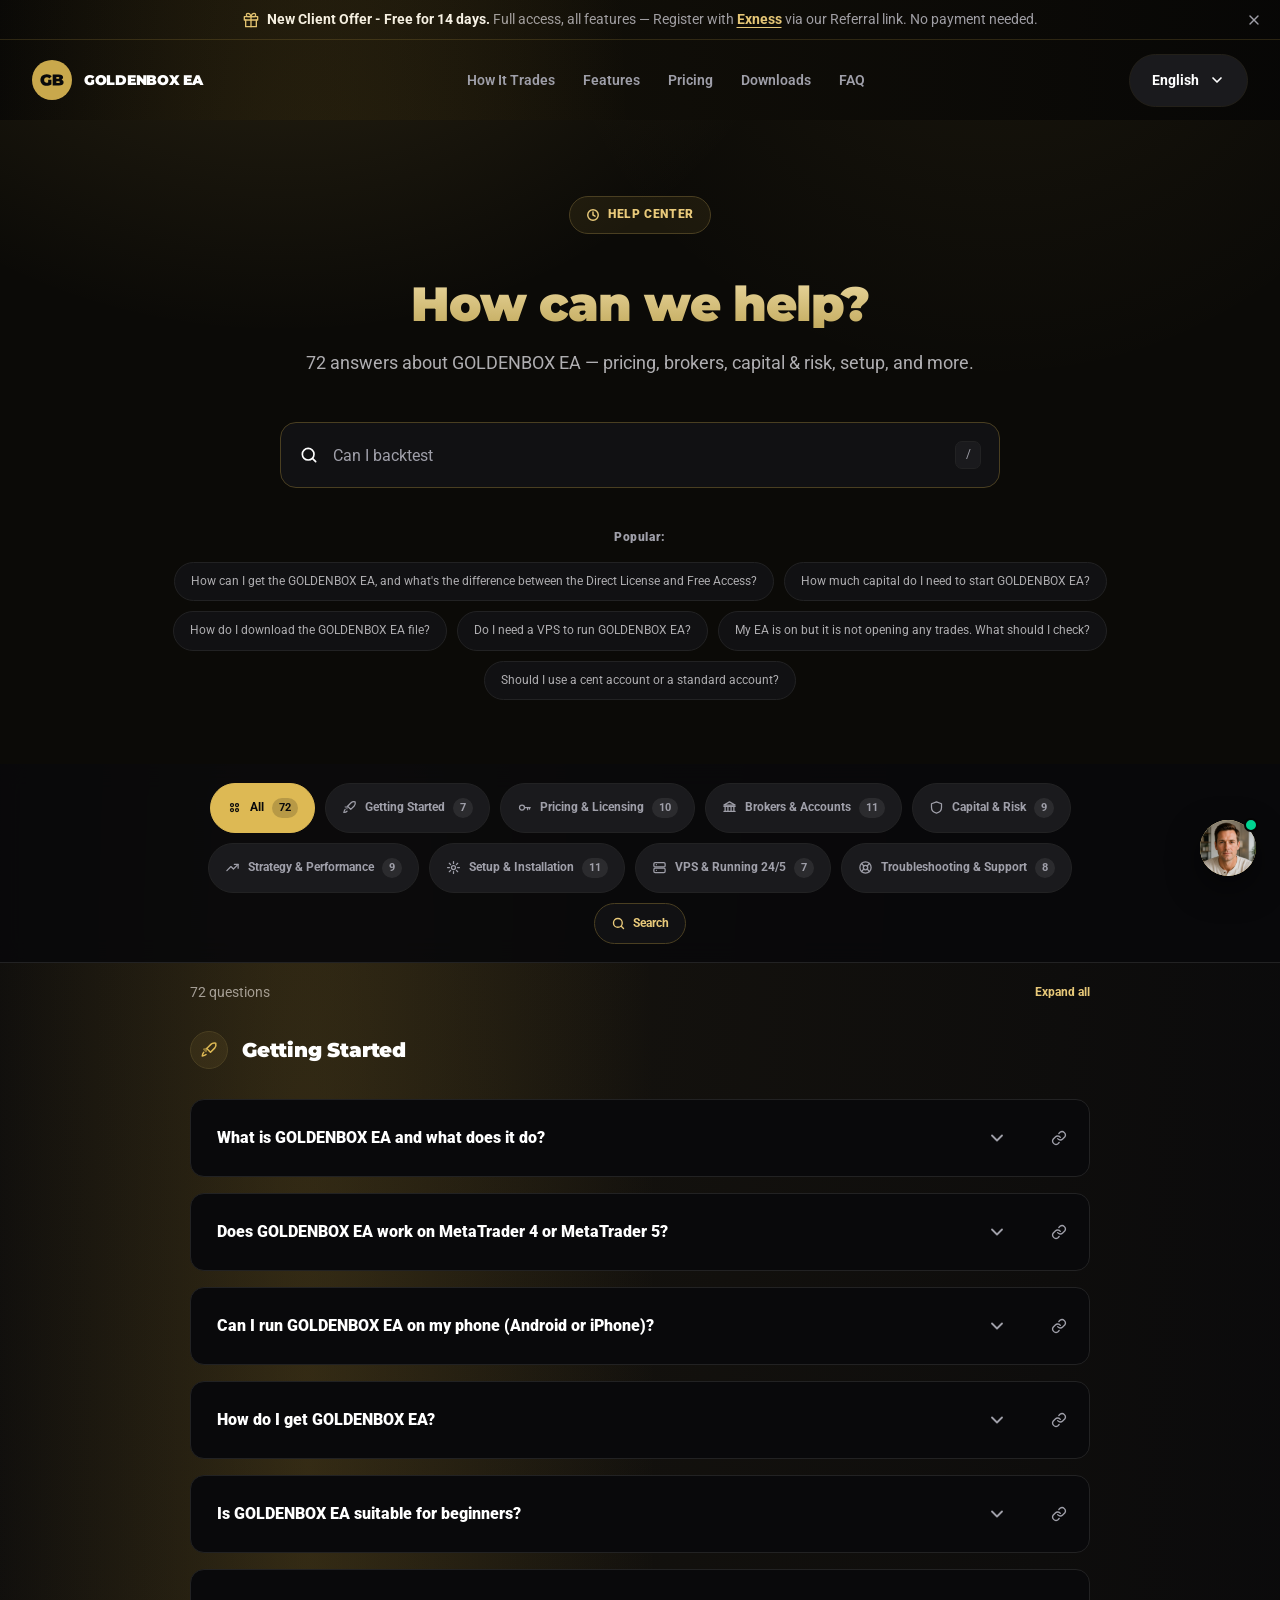
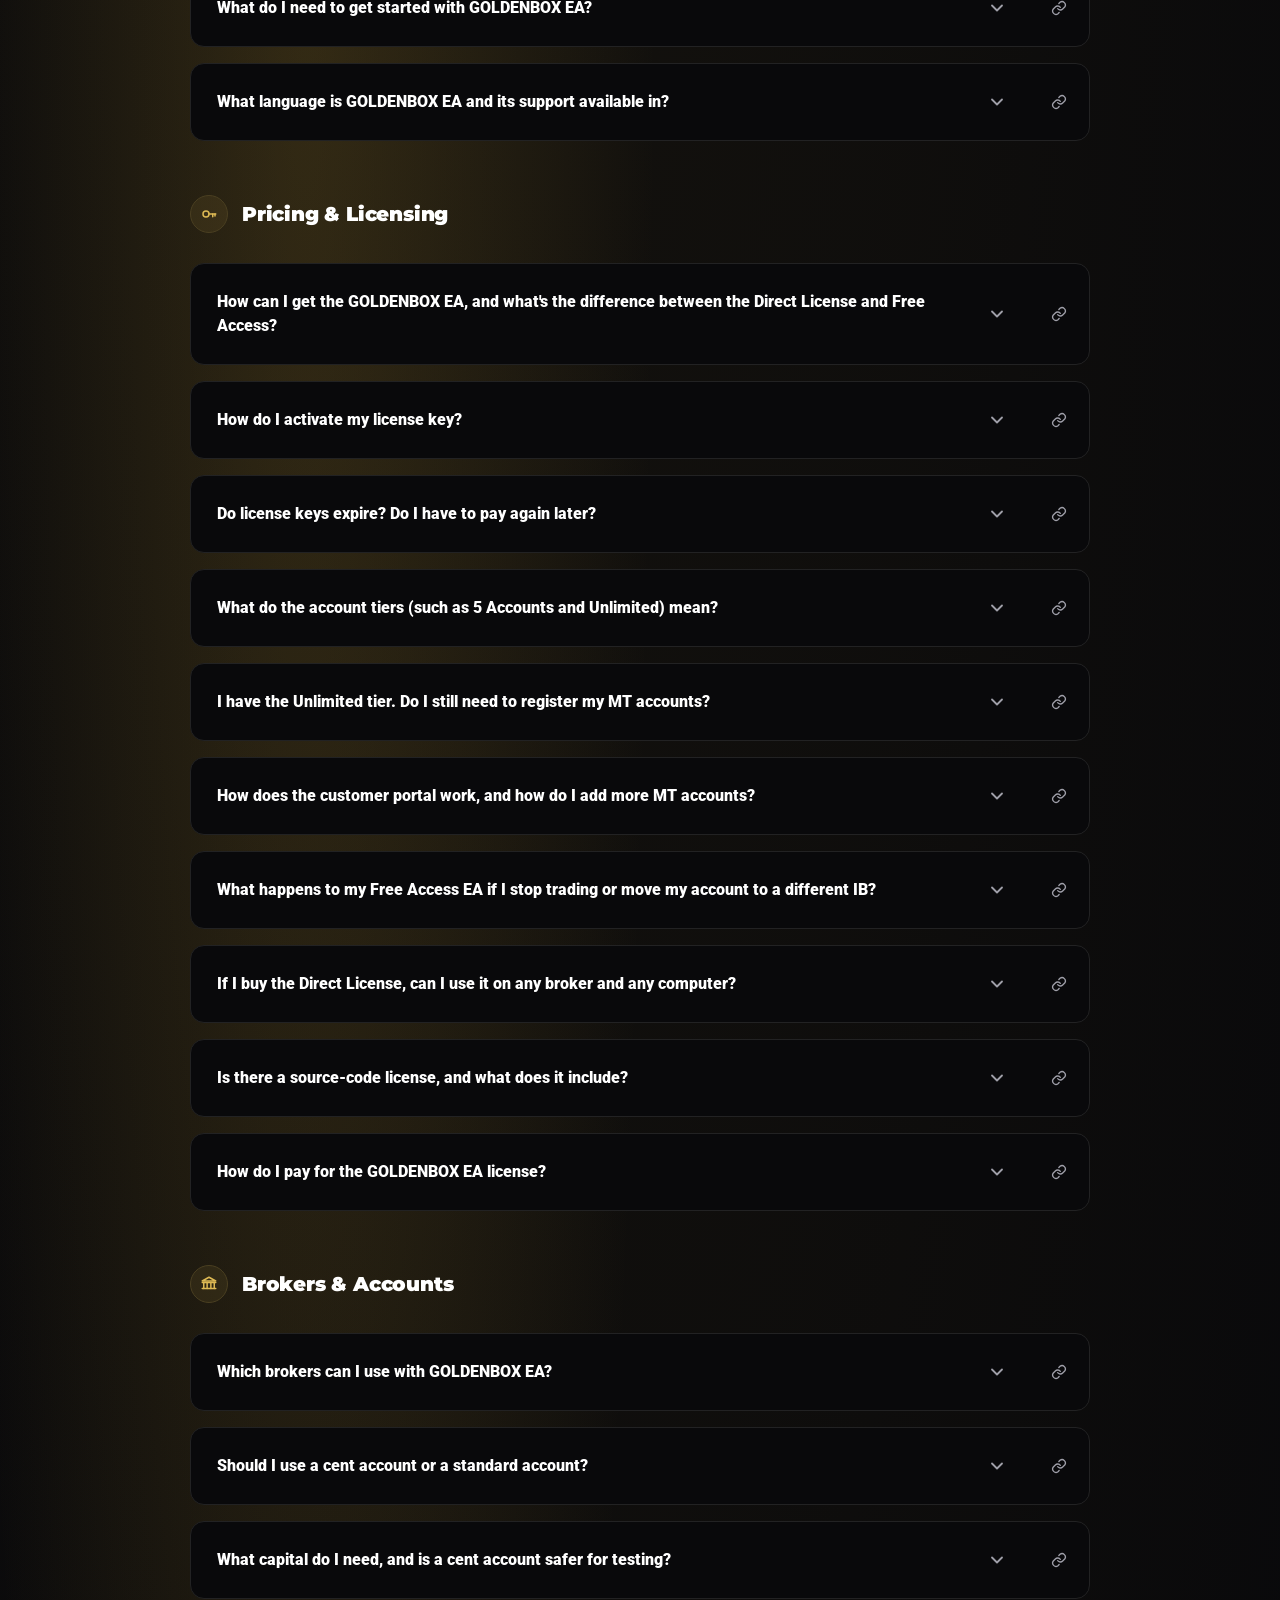
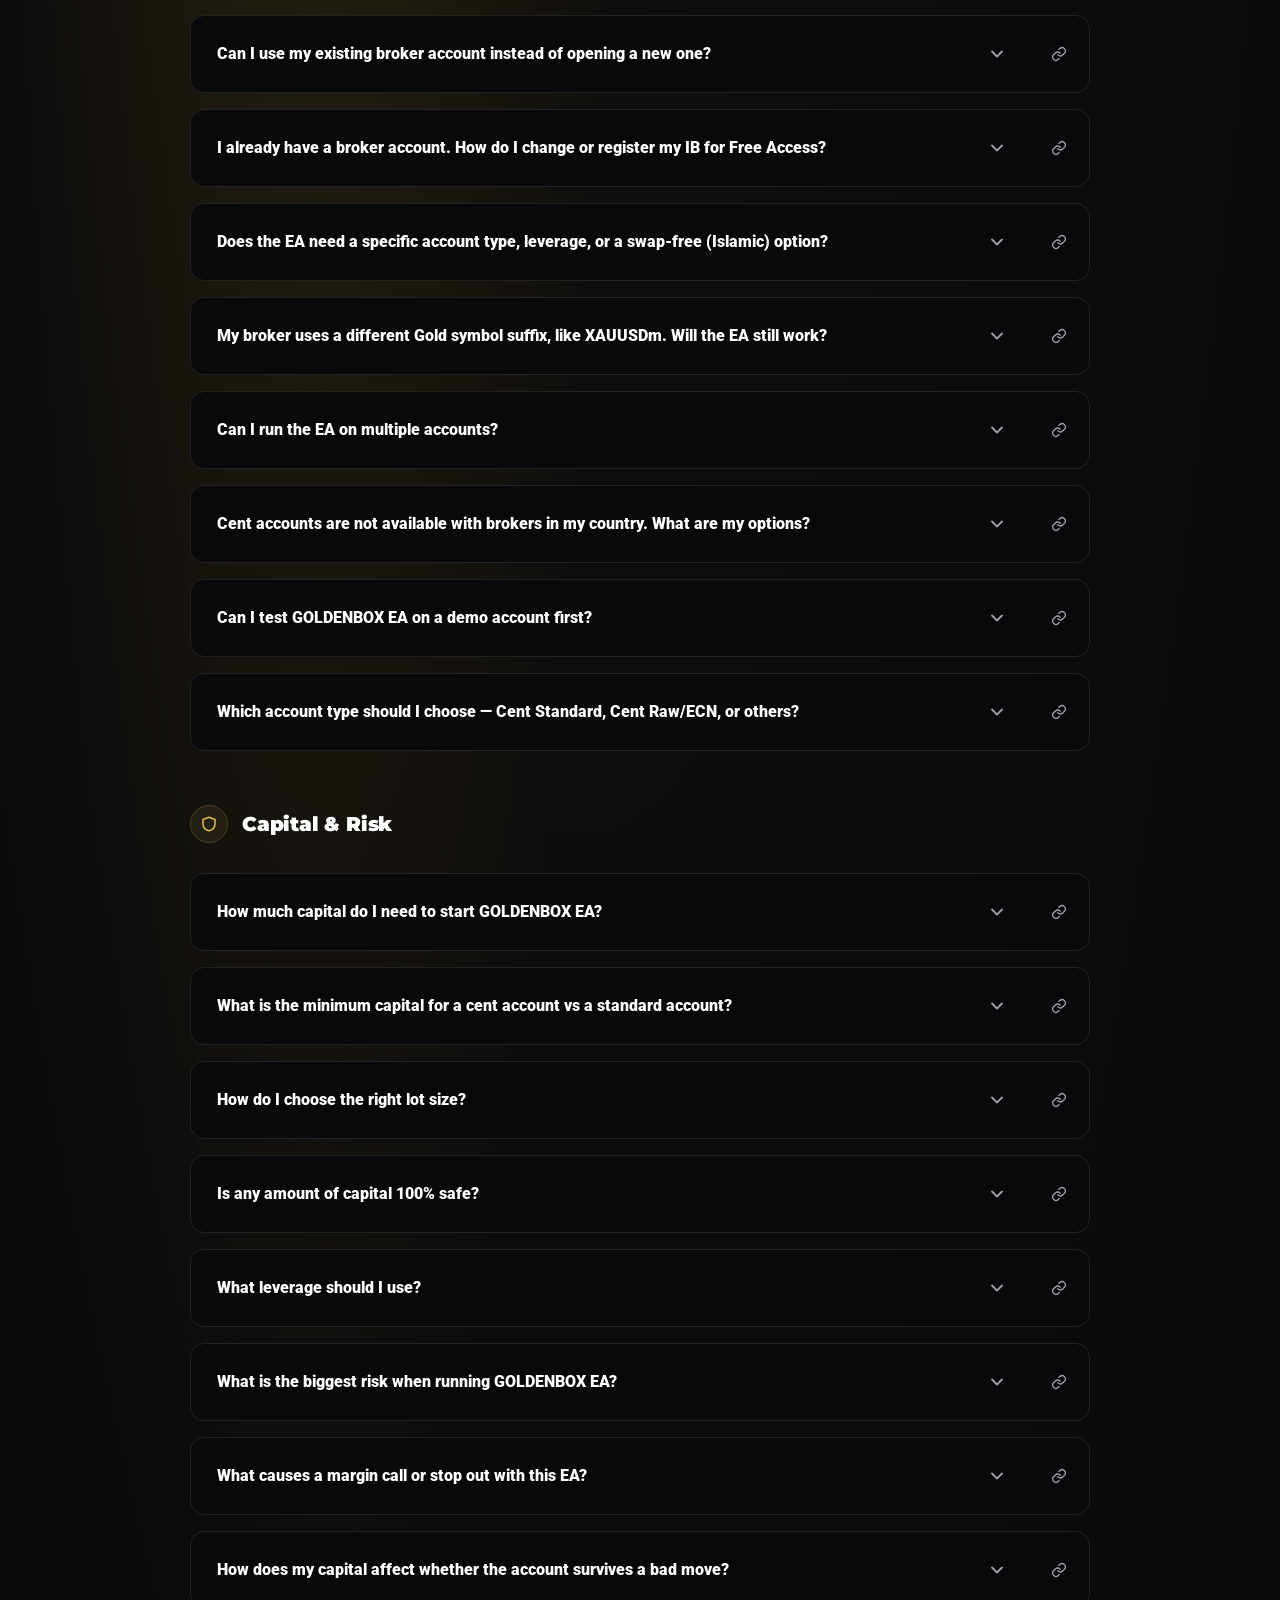
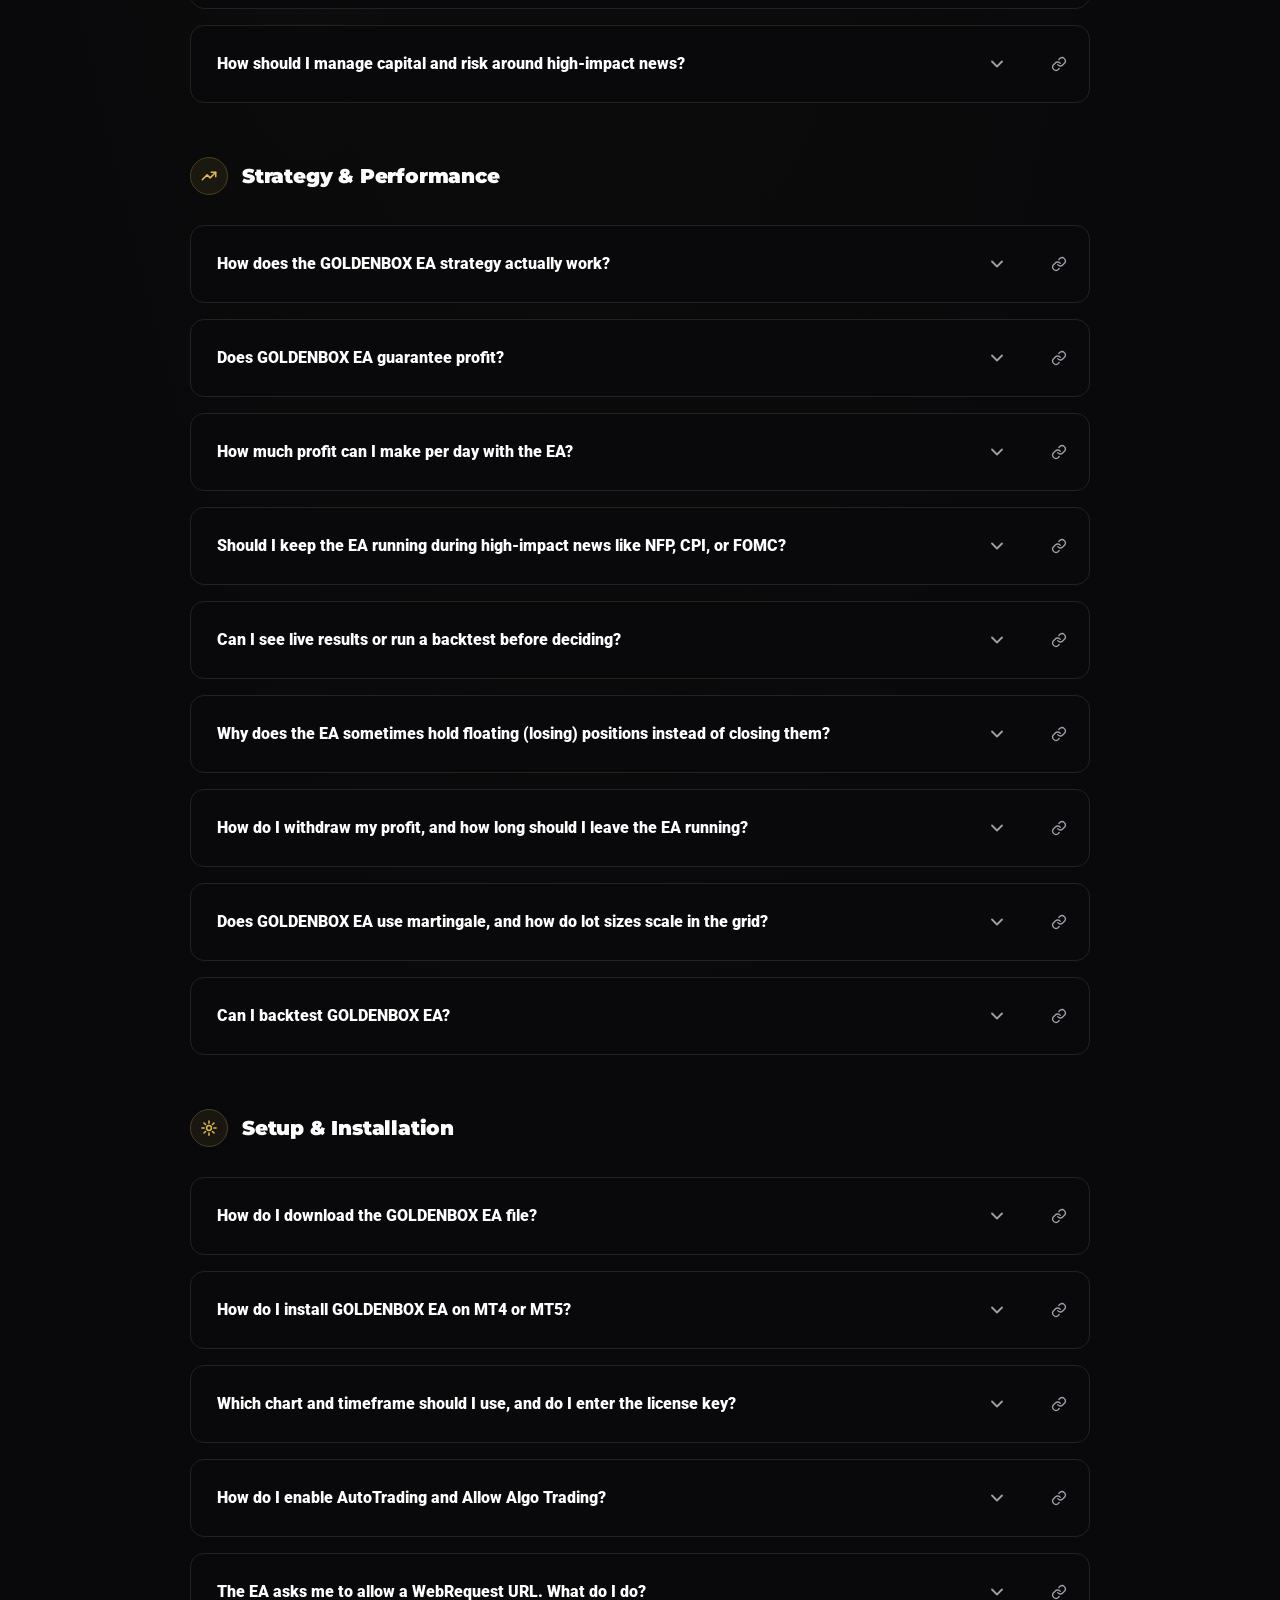
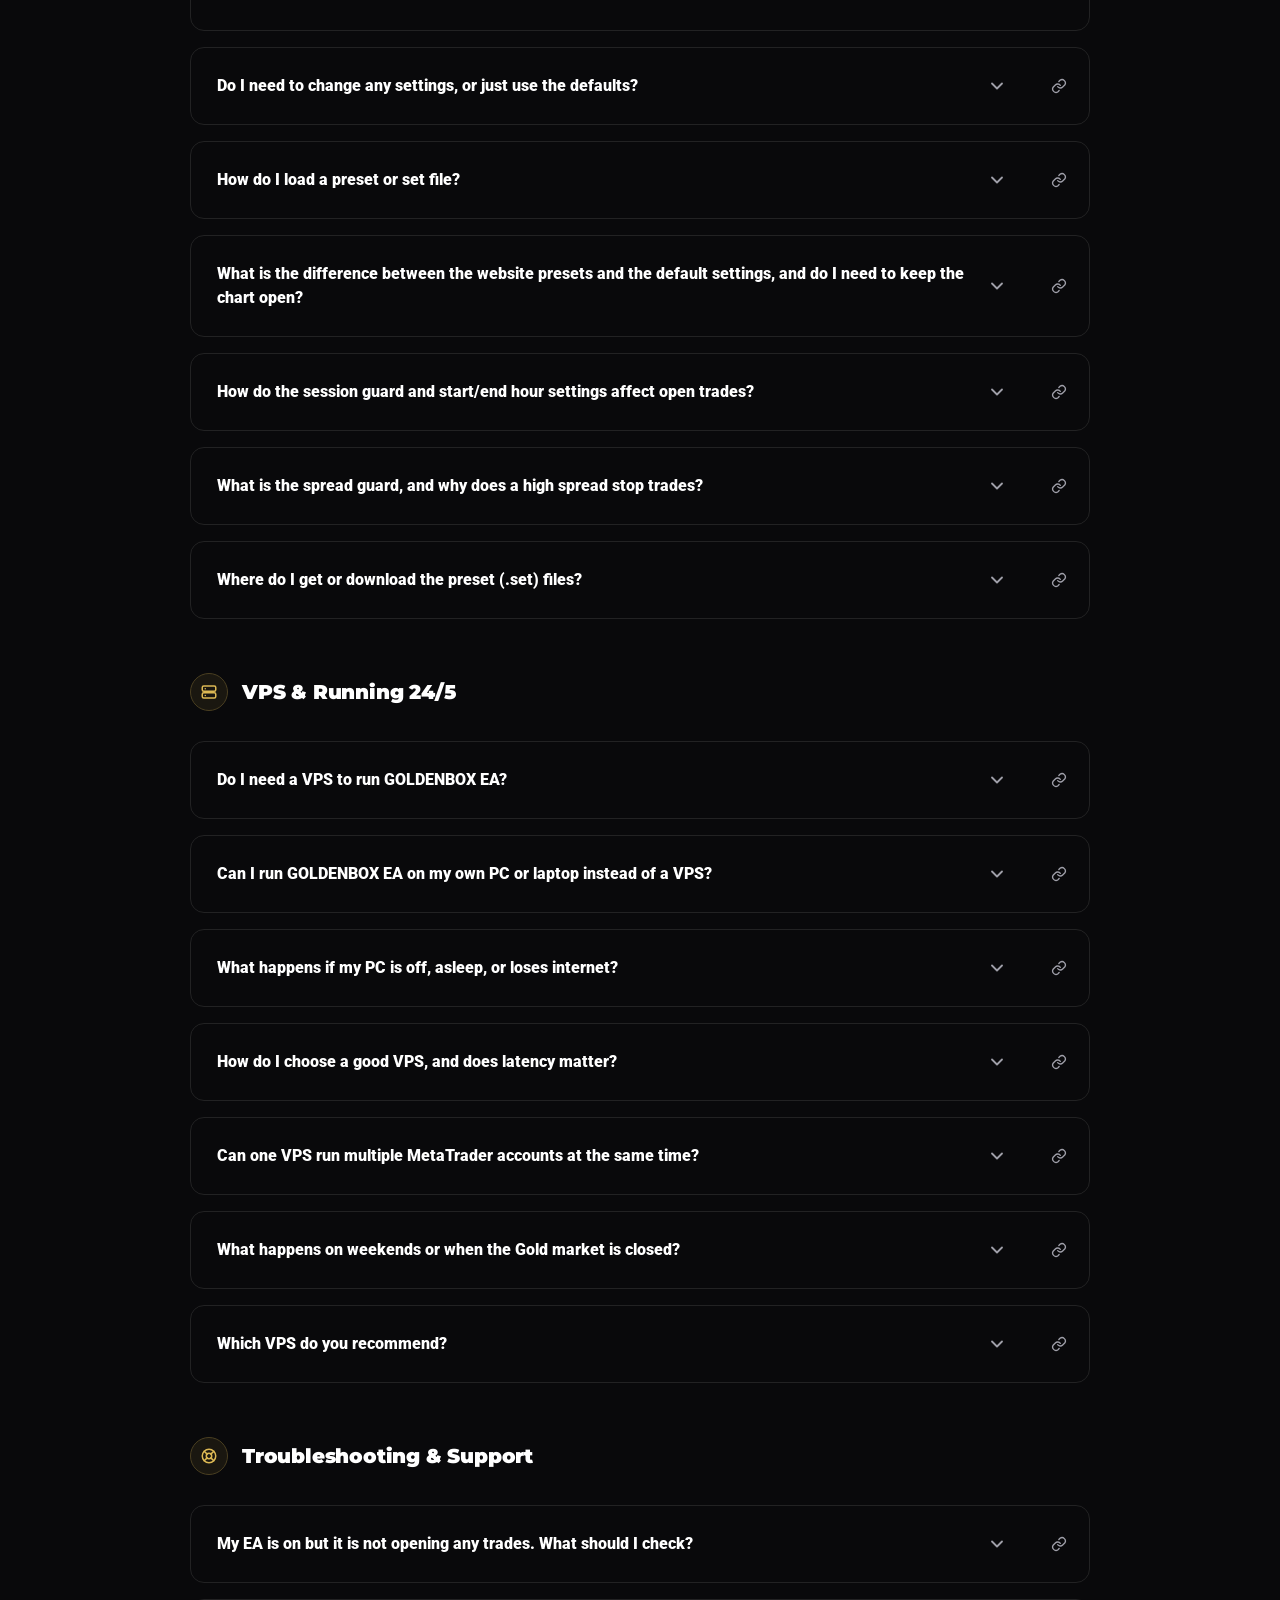
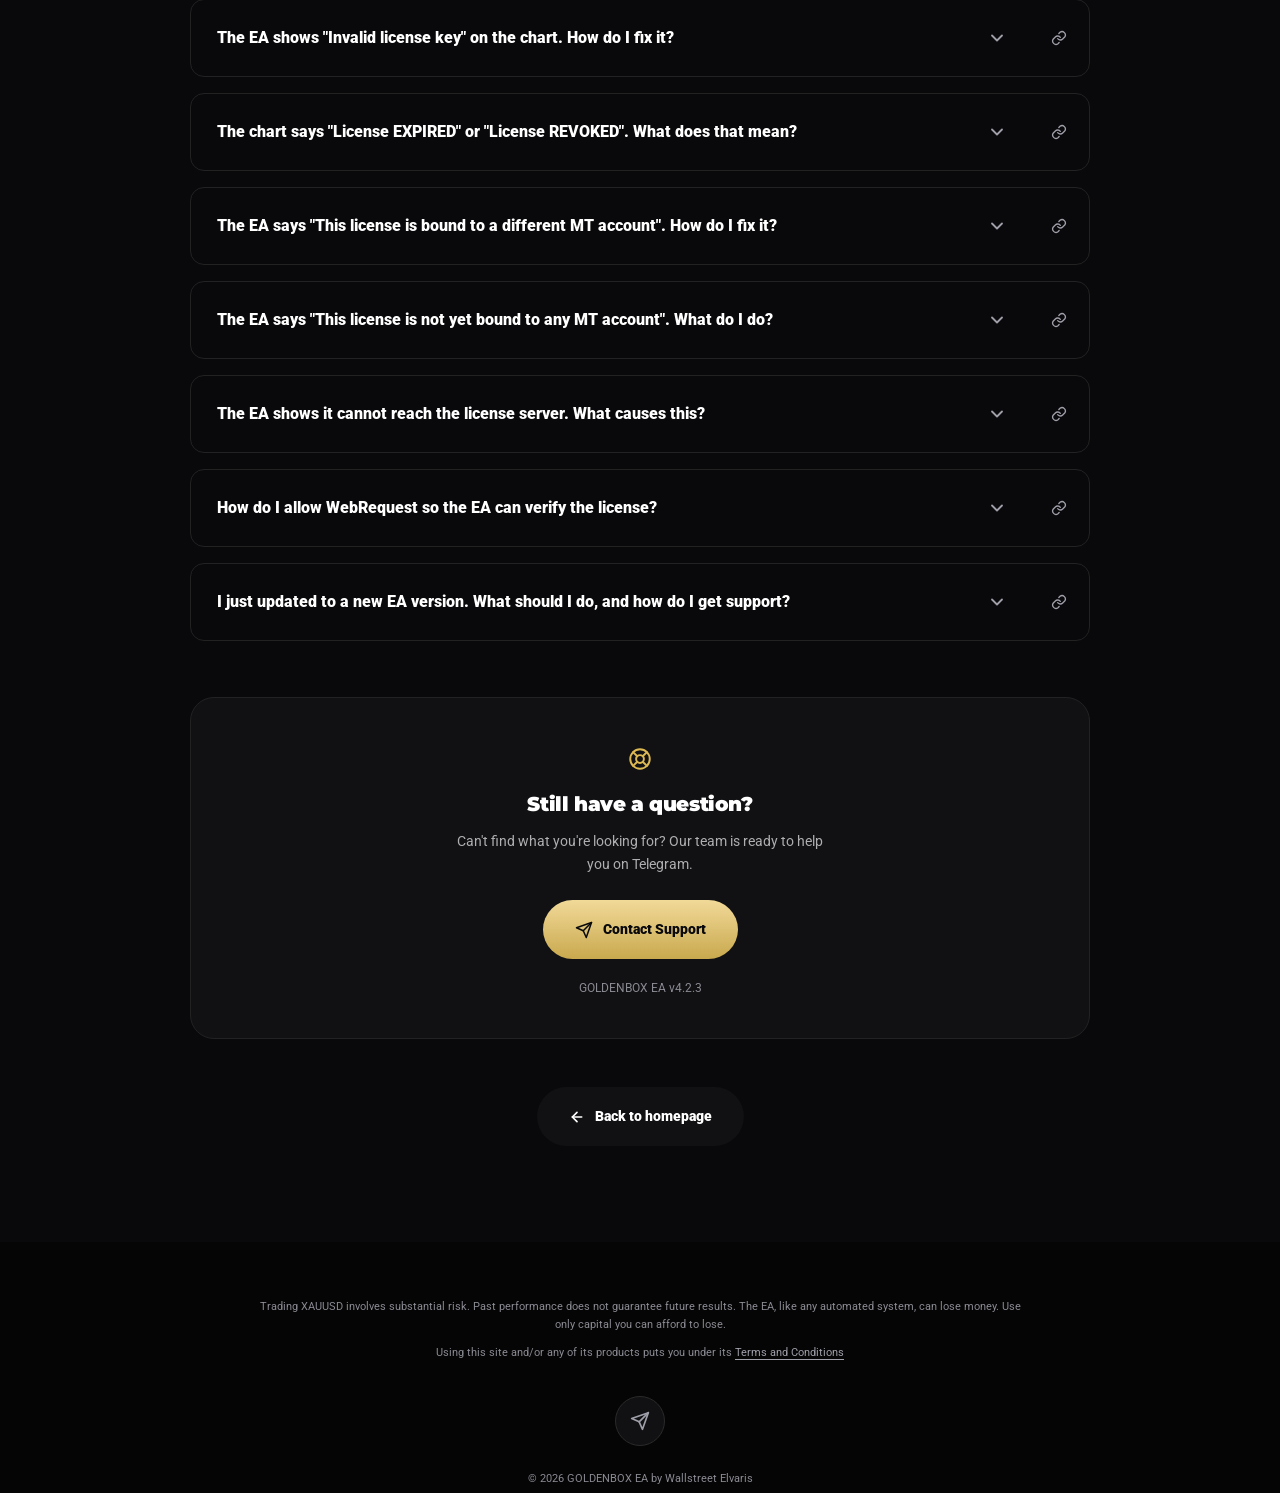
<file: frequently-asked-questions.html>
<!DOCTYPE html>
<html lang="en" data-title-template="Frequently Asked Questions — {siteName}"
      data-description="The complete {siteName} FAQ: basics, account and broker questions, capital and risk, plus setup and support.">
<head>
    <meta charset="UTF-8">
    <meta name="viewport" content="width=device-width, initial-scale=1.0">

    <!-- Title and meta tags are rewritten from `siteName` in main.js; the
         patterns live on the <html> element above. -->
    <title>Frequently Asked Questions — GOLDENBOX EA</title>
    <meta name="description" content="">

    <!-- Open Graph -->
    <meta property="og:type" content="website">
    <meta property="og:site_name" content="">
    <meta property="og:title" content="">
    <meta property="og:description" content="">
    <meta property="og:image" content="assets/images/logo-gb.svg">

    <!-- Twitter / social -->
    <meta name="twitter:card" content="summary_large_image">
    <meta name="twitter:title" content="">
    <meta name="twitter:description" content="">
    <meta name="twitter:image" content="assets/images/logo-gb.svg">

    <!--
        Favicon: the GOLDEN BOX cube mark. The .ico carries 16, 32 and 48px
        so the browser picks the crispest size itself; the 180px PNG is what
        iOS uses when the site is saved to a home screen.
    -->
    <link rel="icon" href="assets/images/favicon.ico" sizes="any">
    <link rel="icon" href="assets/images/favicon.png" type="image/png" sizes="64x64">
    <link rel="apple-touch-icon" href="assets/images/apple-touch-icon.png">

    <link rel="preconnect" href="https://fonts.googleapis.com">
    <link rel="preconnect" href="https://fonts.gstatic.com" crossorigin>
    <!--
        Exactly the weights the stylesheet uses. A weight that is not
        listed here gets synthesised by the browser, which renders at a
        different width and reads as a size change — so keep this in step
        with the type scale in styles.css.
          Montserrat  900        headings
          Roboto      400–900    everything else
          Roboto Mono 400, 600   wallet address, file name, whitelist URL
    -->
    <link href="https://fonts.googleapis.com/css2?family=Montserrat:wght@900&family=Roboto:wght@400;500;600;700;900&family=Roboto+Mono:wght@400;600&display=swap" rel="stylesheet">

    <link rel="stylesheet" href="assets/styles/styles.css">
</head>

<body>
    <a class="skip-link" href="#main-content">Skip to main content</a>

    <div class="page-wrapper">

        <!-- Same version-based announcement bar as the homepage -->
        <div class="action-bar" id="announcement-bar" hidden>
            <div class="container action-bar__inner">
                <span class="action-bar__icon" aria-hidden="true">
                    <svg width="16" height="16" viewBox="0 0 24 24" fill="none" stroke="currentColor" stroke-width="2" stroke-linecap="round" stroke-linejoin="round"><polyline points="20 12 20 22 4 22 4 12"/><rect x="2" y="7" width="20" height="5"/><line x1="12" y1="22" x2="12" y2="7"/><path d="M12 7H7.5a2.5 2.5 0 0 1 0-5C11 2 12 7 12 7z"/><path d="M12 7h4.5a2.5 2.5 0 0 0 0-5C13 2 12 7 12 7z"/></svg>
                </span>

                <a class="action-bar__link" id="announcement-link" href="#"></a>

                <button type="button" class="action-bar__close" id="announcement-close"
                        aria-label="Dismiss announcement">
                    <svg width="16" height="16" viewBox="0 0 24 24" fill="none" stroke="currentColor" stroke-width="2" stroke-linecap="round" stroke-linejoin="round" aria-hidden="true"><line x1="18" y1="6" x2="6" y2="18"/><line x1="6" y1="6" x2="18" y2="18"/></svg>
                </button>
            </div>
        </div>

        <div class="hero">
            <header class="site-header">
                <div class="container site-header__inner">

                    <a class="brand" href="index.html">
                        <img class="brand__mark" src="assets/images/logo-gb.svg"
                             alt="" width="40" height="40">
                        <span class="brand__name" data-site-name>GOLDENBOX EA</span>
                    </a>

                    <!-- Inline at wide widths; the hamburger's panel below it. -->
                    <nav class="primary-nav" id="primary-nav" aria-label="Primary">
                        <ul class="primary-nav__list">
                            <li><a class="primary-nav__link" href="index.html#how-it-works">How It Trades</a></li>
                            <li><a class="primary-nav__link" href="index.html#benefits">Features</a></li>
                            <li><a class="primary-nav__link" href="index.html#pricing">Pricing</a></li>
                            <li><a class="primary-nav__link" href="index.html#downloads">Downloads</a></li>
                            <li><a class="primary-nav__link" href="index.html#faq">FAQ</a></li>
                        </ul>
                    </nav>

                    <!--
                        Header actions. The language control and the hamburger are
                        deliberately grouped so they stay side by side on mobile,
                        where horizontal space is scarce. The brand sits at the far
                        left and this group at the far right; the space between them
                        is what justify-content: space-between distributes.
                    -->
                    <div class="site-header__actions">

                        <!-- §5.3 Translation / language selector -->
                        <div class="lang-select" id="lang-select">
                            <button type="button" class="lang-select__toggle" id="lang-select-toggle"
                                    aria-expanded="false" aria-haspopup="listbox"
                                    aria-controls="lang-select-panel">
                                <!--
                                    Two labels, one visible at a time. Desktop and
                                    tablet show the full language name; mobile shows
                                    only the two-letter abbreviation of the CURRENT
                                    language. main.js keeps both in sync — neither is
                                    hard-coded.
                                -->
                                <span class="lang-select__name" id="lang-select-label">English</span>
                                <span class="lang-select__code" id="lang-select-code">EN</span>
                                <svg class="lang-select__chevron" width="16" height="16" viewBox="0 0 24 24" fill="none" stroke="currentColor" stroke-width="2.5" stroke-linecap="round" stroke-linejoin="round" aria-hidden="true"><polyline points="6 9 12 15 18 9"/></svg>
                            </button>

                            <div class="lang-select__panel" id="lang-select-panel" hidden>
                                <label class="visually-hidden" for="lang-select-search">Search languages</label>
                                <input type="search" class="lang-select__search" id="lang-select-search"
                                       placeholder="Search languages…" autocomplete="off">
                                <div class="lang-select__list" id="lang-select-list"
                                     role="listbox" aria-label="Languages"></div>
                            </div>
                        </div>

                        <!--
                            Hamburger. Hidden while the inline navigation still fits;
                            revealed below the nav breakpoint. Behaviour lives in
                            initMobileNavigation() in main.js.
                        -->
                        <button type="button" class="nav-toggle" id="nav-toggle"
                                aria-label="Open navigation menu" aria-expanded="false"
                                aria-controls="primary-nav">
                            <span class="nav-toggle__box" aria-hidden="true">
                                <span class="nav-toggle__bar"></span>
                                <span class="nav-toggle__bar"></span>
                                <span class="nav-toggle__bar"></span>
                            </span>
                        </button>

                    </div>

                </div>
            </header>

            <main id="main-content">

                <!--
                    FAQ HERO
                    Everything textual here is filled by faq-page.js: the
                    answer count is derived from the FAQ data, and the site
                    name comes from the global configuration (§12, §25).
                -->
                <section class="faq-page__hero" aria-labelledby="faq-page-title">
                    <div class="container faq-page__hero-inner">
                        <p class="eyebrow-pill scroll-reveal">
                            <svg width="14" height="14" viewBox="0 0 24 24" fill="none" stroke="currentColor" stroke-width="2.5" stroke-linecap="round" stroke-linejoin="round" aria-hidden="true"><circle cx="12" cy="12" r="9"/><polyline points="12 7 12 12 15.5 14"/></svg>
                            Help Center
                        </p>

                        <h1 class="faq-page__title scroll-reveal" id="faq-page-title">
                            How can we help?
                        </h1>

                        <p class="faq-page__lead scroll-reveal" id="faq-page-lead"></p>

                        <!-- §8 Live search. No submit button: results update as you type. -->
                        <form class="faq-search scroll-reveal" id="faq-search-form" role="search"
                              aria-label="Search the frequently asked questions">
                            <label class="visually-hidden" for="faq-search-input">
                                Search the frequently asked questions
                            </label>
                            <svg class="faq-search__icon" width="20" height="20" viewBox="0 0 24 24" fill="none" stroke="currentColor" stroke-width="2" stroke-linecap="round" stroke-linejoin="round" aria-hidden="true"><circle cx="11" cy="11" r="7"/><path d="M20 20l-3.6-3.6"/></svg>
                            <input class="faq-search__input" id="faq-search-input" type="search"
                                   placeholder="Search for an answer…" autocomplete="off"
                                   spellcheck="false">
                            <!-- Hint for the "/" shortcut wired up in faq-page.js -->
                            <kbd class="faq-search__hint" aria-hidden="true">/</kbd>
                            <button type="button" class="faq-search__clear" id="faq-search-clear"
                                    aria-label="Clear search" hidden>
                                <svg width="16" height="16" viewBox="0 0 24 24" fill="none" stroke="currentColor" stroke-width="2.5" stroke-linecap="round" stroke-linejoin="round" aria-hidden="true"><line x1="18" y1="6" x2="6" y2="18"/><line x1="6" y1="6" x2="18" y2="18"/></svg>
                            </button>
                        </form>

                        <!-- Shortcut chips; hidden while a search is active. -->
                        <div class="faq-popular scroll-reveal" id="faq-popular">
                            <p class="faq-popular__label">Popular:</p>
                            <div class="faq-popular__list" id="faq-popular-list"></div>
                        </div>
                    </div>
                </section>

                <!--
                    §13 Sticky category navigation. The bar sticks, the pills
                    and their counts are rendered from the FAQ data, and the
                    compact search (§14) opens from the end of the same bar
                    once the hero search has scrolled away.
                -->
                <div class="faq-sticky-bar" id="faq-sticky-bar">
                    <div class="container faq-sticky-bar__inner">
                        <div class="faq-category-navigation" id="faq-category-navigation"
                             role="group" aria-label="Filter questions by category"></div>

                        <button type="button" class="faq-sticky-search-button"
                                id="faq-sticky-search-toggle"
                                aria-expanded="false" aria-controls="faq-sticky-search-panel"
                                hidden>
                            <svg width="15" height="15" viewBox="0 0 24 24" fill="none" stroke="currentColor" stroke-width="2.2" stroke-linecap="round" stroke-linejoin="round" aria-hidden="true"><circle cx="11" cy="11" r="7"/><path d="M20 20l-3.6-3.6"/></svg>
                            Search
                        </button>
                    </div>

                    <div class="faq-sticky-search-panel" id="faq-sticky-search-panel" hidden>
                        <div class="container faq-sticky-search-panel__inner">
                            <form class="faq-search faq-search--compact" id="faq-sticky-search-form"
                                  role="search" aria-label="Search the frequently asked questions">
                                <label class="visually-hidden" for="faq-sticky-search-input">
                                    Search the frequently asked questions
                                </label>
                                <svg class="faq-search__icon" width="18" height="18" viewBox="0 0 24 24" fill="none" stroke="currentColor" stroke-width="2" stroke-linecap="round" stroke-linejoin="round" aria-hidden="true"><circle cx="11" cy="11" r="7"/><path d="M20 20l-3.6-3.6"/></svg>
                                <input class="faq-search__input" id="faq-sticky-search-input"
                                       type="search" placeholder="Search for an answer…"
                                       autocomplete="off" spellcheck="false">
                                <button type="button" class="faq-search__clear"
                                        id="faq-sticky-search-close" aria-label="Close search">
                                    <svg width="16" height="16" viewBox="0 0 24 24" fill="none" stroke="currentColor" stroke-width="2.5" stroke-linecap="round" stroke-linejoin="round" aria-hidden="true"><line x1="18" y1="6" x2="6" y2="18"/><line x1="6" y1="6" x2="18" y2="18"/></svg>
                                </button>
                            </form>
                        </div>
                    </div>
                </div>

                <!--
                    FAQ CONTENT
                    #faq-page-results is filled by faq-page.js from
                    faq-page-content.js — there is deliberately no question
                    or answer written into this file (§4).
                -->
                <section class="faq-page__content" id="faq-page">
                    <div class="container faq-page__content-inner">

                        <div class="faq-page__toolbar" id="faq-page-toolbar">
                            <p class="faq-page__count" id="faq-result-count"
                               aria-live="polite"></p>
                            <button type="button" class="faq-page__expand-all"
                                    id="faq-expand-all" aria-expanded="false">Expand all</button>
                        </div>

                        <div id="faq-page-results"></div>

                        <!-- §10 No-results state; the term is the visitor's own query. -->
                        <div class="faq-no-results" id="faq-no-results" hidden>
                            <svg class="faq-no-results__icon" width="26" height="26" viewBox="0 0 24 24" fill="none" stroke="currentColor" stroke-width="1.8" stroke-linecap="round" stroke-linejoin="round" aria-hidden="true"><circle cx="11" cy="11" r="7"/><path d="M20 20l-3.6-3.6"/></svg>
                            <h2 class="faq-no-results__title">No answers found</h2>
                            <p class="faq-no-results__text">
                                We couldn't find anything matching
                                “<strong id="faq-no-results-term"></strong>”.
                                Try a different keyword or ask us directly.
                            </p>
                            <div class="faq-no-results__actions">
                                <button type="button" class="btn btn--dark"
                                        id="faq-no-results-clear">Clear search</button>
                                <a class="btn btn--gold" data-faq-telegram href="#"
                                   target="_blank" rel="noopener noreferrer">
                                    <svg width="16" height="16" viewBox="0 0 24 24" fill="none" stroke="currentColor" stroke-width="2" stroke-linecap="round" stroke-linejoin="round" aria-hidden="true"><line x1="22" y1="2" x2="11" y2="13"/><polygon points="22 2 15 22 11 13 2 9 22 2"/></svg>
                                    Ask on Telegram
                                </a>
                            </div>
                        </div>

                        <!-- §16 Still have a question? Telegram link stays configurable. -->
                        <section class="faq-support scroll-reveal"
                                 aria-labelledby="faq-support-title">
                            <svg class="faq-support__icon" width="26" height="26" viewBox="0 0 24 24" fill="none" stroke="currentColor" stroke-width="1.8" stroke-linecap="round" stroke-linejoin="round" aria-hidden="true"><circle cx="12" cy="12" r="9"/><circle cx="12" cy="12" r="3.6"/><path d="M5.6 5.6l3.9 3.9M14.5 14.5l3.9 3.9M18.4 5.6l-3.9 3.9M9.5 14.5l-3.9 3.9"/></svg>
                            <h2 class="faq-support__title" id="faq-support-title">
                                Still have a question?
                            </h2>
                            <p class="faq-support__text">
                                Can't find what you're looking for? Our team is ready to
                                help you on Telegram.
                            </p>
                            <a class="btn btn--gold btn--lg faq-support__action"
                               data-faq-telegram href="#" target="_blank" rel="noopener noreferrer">
                                <svg width="18" height="18" viewBox="0 0 24 24" fill="none" stroke="currentColor" stroke-width="2" stroke-linecap="round" stroke-linejoin="round" aria-hidden="true"><line x1="22" y1="2" x2="11" y2="13"/><polygon points="22 2 15 22 11 13 2 9 22 2"/></svg>
                                Contact Support
                            </a>
                            <p class="faq-support__version" id="faq-support-version"></p>
                        </section>

                        <!-- §17 Back to homepage stays below the support card. -->
                        <div class="faq-page__back scroll-reveal">
                            <a class="btn btn--dark btn--lg" href="index.html">
                                <svg width="16" height="16" viewBox="0 0 24 24" fill="none" stroke="currentColor" stroke-width="2.5" stroke-linecap="round" stroke-linejoin="round" aria-hidden="true"><line x1="19" y1="12" x2="5" y2="12"/><polyline points="12 19 5 12 12 5"/></svg>
                                Back to homepage
                            </a>
                        </div>
                    </div>
                </section>
            </main>

            <footer class="site-footer">
                <div class="container container--footer site-footer__inner">
                    <p id="footer-caveat" class="scroll-reveal"></p>

                    <p class="terms-notice scroll-reveal">
                        Using this site and/or any of its products puts you under its
                        <a id="terms-and-conditions-link" href="#">Terms and Conditions</a>
                    </p>

                    <a class="footer-telegram scroll-reveal" data-telegram="channel"
                       href="#" aria-label="Telegram" target="_blank" rel="noopener noreferrer">
                        <svg width="20" height="20" viewBox="0 0 24 24" fill="none" stroke="currentColor" stroke-width="2" stroke-linecap="round" stroke-linejoin="round" aria-hidden="true"><line x1="22" y1="2" x2="11" y2="13"/><polygon points="22 2 15 22 11 13 2 9 22 2"/></svg>
                    </a>

                    <p class="site-footer__copyright scroll-reveal" id="footer-copyright"></p>
                </div>
            </footer>
        </div>
    </div>

    <a class="chat-widget" id="live-chat-launcher" data-telegram="personal" href="#"
       target="_blank" rel="noopener noreferrer">
        <span class="chat-widget__label" id="live-chat-label" aria-hidden="true"></span>
        <span class="chat-widget__avatar-wrap">
            <span class="chat-widget__pulse" aria-hidden="true"></span>
            <img class="chat-widget__avatar" src="assets/images/chat-avatar.png"
                 alt="" width="56" height="56">
            <span class="chat-widget__status" aria-hidden="true"></span>
        </span>
    </a>

    <!-- GTranslate Free mount point; kept hidden by the stylesheet. -->
    <div class="gtranslate_wrapper" aria-hidden="true"></div>

    <script type="module" src="assets/scripts/main.js"></script>
</body>
</html>
</file>
<file: assets/styles/styles.css>
/* ======================================================================
 * GOLDTRAP EA — STYLESHEET
 * ======================================================================
 * Structure of this file:
 *
 *   1.  Design tokens (custom properties)
 *   2.  Reset & base
 *   3.  Layout primitives (containers, sections, rules)
 *   4.  Typography primitives (eyebrow, headings, lead)
 *   5.  Component primitives (buttons, pills, cards, icon discs,
 *       feature lists, copy fields)
 *   6.  Scroll reveal
 *   7.  Site chrome (top action bar, header, nav, language selector)
 *   8.  Section 1  — Hero
 *   9.  Section 2  — Quick Benefits
 *   10. Section 3  — How GoldTrap Works
 *   11. Section 4  — Live Results
 *   12. Section 5  — Get GoldTrap EA (pricing)
 *   13. Section 6  — Source Code
 *   14. Section 7  — Free Access
 *   15. Section 8  — Download
 *   16. Section 9  — FAQ
 *   17. Section 10 — Footer
 *   18. Live chat widget
 *   19. Dialogs
 *   20. Google Translate overrides
 *
 * NOTE ON RESPONSIVE SCOPE
 * This is the DESKTOP implementation (phase 1 of the three-phase workflow
 * in CLAUDE.md). Values are fluid across the desktop range (~1024px and up)
 * so the design holds from 1024 to ultra-wide, but the dedicated mobile and
 * tablet layouts are deliberately NOT implemented yet.
 * ====================================================================== */


/* ======================================================================
 * 1. DESIGN TOKENS
 * ======================================================================
 * Every colour below was sampled directly from the supplied mockups.
 * Change a token here and it propagates across the whole site.
 * ====================================================================== */

:root {
    /*
     * THEME COLOURS
     * The eight --site-* properties below are written by main.js from its
     * SITE COLORS block, so the palette is editable from one place without
     * touching CSS. Each var() carries the same value as a fallback, so the
     * page is correctly coloured before JavaScript runs and if it fails.
     */

    /* --- Surfaces: the page alternates between these near-black bands --- */
    --bg-black: var(--site-background, #050505);  /* hero, works, free+download, footer */
    --bg-zinc: #09090B;           /* quick benefits, pricing, FAQ                   */
    --bg-hero: #0B0A07;           /* hero base, under the gold glow                 */
    --bg-warm: #0D0C08;           /* live results band                              */

    --surface: var(--site-surface, #111113);      /* neutral card, dark buttons     */
    --surface-warm: #14120F;      /* warm card (pricing, source code)               */
    --surface-2: #1A1A1D;         /* inactive pills, secondary buttons              */
    --surface-3: #202023;         /* hover state for dark surfaces                  */

    /* --- Lines --- */
    --rule: #222223;              /* neutral 1px section hairline                   */
    --rule-warm: #292312;         /* warm hairline (live results band)              */
    --border-subtle: var(--site-border, #232019); /* default card border            */
    --border-gold: #4A3F21;       /* emphasised card border                         */
    --border-gold-solid: var(--site-primary-accent, #DDB954); /* hover borders + icons */

    /* --- Gold ramp: the brand spine --- */
    --gold-100: #F1D998;          /* button gradient, top stop                      */
    --gold-200: #E8D59B;          /* display heading gradient, light stop           */
    --gold-300: #E8C97A;          /* eyebrows and gold body text                    */
    --gold-400: var(--site-primary-accent, #DDB954);  /* primary gold accent        */
    --gold-500: #C9A94E;          /* button gradient, bottom stop                   */
    --gold-600: #C4AC60;          /* display heading gradient, dark stop            */

    /* --- Accents --- */
    --green-dot: var(--site-success, #00D492);    /* live / online indicators       */
    --green-btn: #2BC18A;         /* Free Access call to action                     */
    --green-text: #05A974;        /* the word "FREE" on the free plan               */
    --blue: #51B3E7;              /* View Live Results button (single use)          */
    --danger-bg: #261613;         /* free-plan warning strip                        */
    --danger-text: #F87171;

    /* --- Text --- */
    --text: var(--site-text, #FFFFFF);
    --text-muted: var(--site-muted-text, #AFAEB1);/* body paragraphs                */
    --text-dim: #9F9FA9;          /* idle nav links, top bar, meta                  */
    --text-faint: #8A8A93;        /* footer tier — see note below                   */
    --on-gold: var(--site-primary-accent-hover, #09090B); /* text on gold/green     */

    /*
     * ACCESSIBILITY DEVIATION (the only one in this build).
     * The mockup footer uses #52525C, which measures 2.64:1 against #050505
     * and fails WCAG AA (4.5:1 needed at this text size). --text-faint is
     * lightened to #8A8A93 (5.96:1). CLAUDE.md permits departing from the
     * mockup where accessibility requires it. To match the mockup exactly
     * instead, set this to #52525C.
     */

    /* --- Signature gradients, reused site-wide --- */
    --grad-gold: linear-gradient(180deg, var(--gold-100) 0%, var(--gold-500) 100%);
    --grad-gold-text: linear-gradient(180deg, var(--gold-200) 0%, var(--gold-600) 100%);
    --grad-green: linear-gradient(180deg, #34D39B 0%, #16A97A 100%);
    --grad-blue: linear-gradient(180deg, #1F6FA8 0%, #175687 100%);

    /*
     * --- Containers ---
     * Measured on the live reference site at 1920px. Each section is a
     * full-bleed band; the content inside it is a centred max-width
     * container with a fixed 32px edge padding. The visible side gutter is
     * therefore NOT a fixed value — it is (viewport - container) / 2 plus
     * the padding, so it breathes with the viewport and collapses to the
     * 32px padding once the viewport reaches container + 64px.
     *
     * At 1920px this yields: wide 320px gutters, mid 384px, narrow 448px,
     * footer 576px.
     */
    --container-wide: 1280px;     /* header, hero, benefits, how it works,
                                     live results, pricing, free access     */
    --container-mid: 1152px;      /* source-code card                       */
    --container-narrow: 1024px;   /* download, FAQ, the full FAQ page       */
    --container-footer: 768px;    /* footer content                         */
    --gutter: 32px;               /* edge safety padding, never the gutter  */

    --header-height: 80px;        /* measured on the reference site         */

    /*
     * The announcement bar's vertical padding, as ONE value used for both
     * sides. Declaring it once is the point: a shorthand that sets only
     * padding-top, or a later rule overriding one side, is how a bar ends
     * up with its text sitting flush against the bottom edge. The bar's
     * height comes from this padding, never from a fixed height, so it
     * grows correctly when the announcement wraps to two or three lines.
     */
    --action-bar-padding-block: 10px;   /* measured on the reference bar */

    /*
     * How much fixed/sticky chrome sits at the top of the viewport. Written
     * by main.js from the REAL measured heights, because the announcement
     * bar is dismissible — assuming a value leaves deep links and the FAQ
     * category rail off by the bar's height once it is closed.
     *
     * Used for the FAQ rail's `top` and for `scroll-margin-top` on anything
     * scrolled to, so the two can never disagree.
     */
    --sticky-offset: 0px;

    /*
     * The same figure plus the FAQ page's category rail. Written by
     * main.js; the fallback keeps the site chrome offset on pages without
     * a rail, and before the script runs.
     */
    --faq-sticky-offset: var(--sticky-offset);

    /* --- Radii --- */
    --radius-pill: 999px;
    --radius-sm: 12px;            /* inner rows: dialog rows, licence field         */
    --radius-md: 16px;            /* standard cards                                 */
    --radius-lg: 24px;            /* large cards: pricing, source code, chart panel */

    /* --- Type --- */
    /*
     * TWO TYPEFACES PLUS ONE UTILITY FACE, each with a defined role:
     *
     *   --font-display  Montserrat — headings only, always with the
     *                   -0.02em tracking set on the h1–h4 rule below.
     *   --font-body     Roboto — everything else. Set once on the root so
     *                   it cascades; individual components never restate it.
     *   --font-mono     Roboto Mono — ONLY machine-copyable technical
     *                   strings: the wallet address, the download file
     *                   name and the MetaTrader whitelist URL. Countdown
     *                   timers deliberately do NOT use it; they use Roboto
     *                   with tabular figures so the digits stay fixed-width
     *                   without changing typeface.
     *
     * Both faces are loaded from Google Fonts in the <head> of each page at
     * the exact weights used here (Montserrat 700/900, Roboto
     * 400/500/600/700/900, Roboto Mono 400/500/600). If a weight is missing
     * the browser synthesises it, which renders at a different width and
     * looks like a size change — so keep the link and this list in step.
     */
    --font-display: "Montserrat", "Roboto", ui-sans-serif, system-ui, sans-serif;
    --font-body: "Roboto", ui-sans-serif, system-ui, sans-serif;
    --font-mono: "Roboto Mono", ui-monospace, "SFMono-Regular", Consolas, monospace;

    /*
     * TYPE SCALE
     * Fixed pixel values read off the computed styles of the live
     * reference site at 1920px. They are deliberately not fluid: the
     * reference site steps between fixed sizes at its breakpoints rather
     * than scaling continuously, and the mobile pass will do the same.
     *
     * Every font-size in this file should reference one of these. If a
     * component seems to need a size that is not here, it is almost always
     * the wrong size rather than a missing token.
     */
    --fs-h1: 72px;                /* hero H1                                */
    --fs-h2: 48px;                /* primary section headings               */
    --fs-h2-sm: 36px;             /* secondary section headings             */
    --fs-h3-lg: 30px;             /* source-code title, big money figures   */
    --fs-h3: 20px;                /* card titles, plan names, dialog titles */
    --fs-h4: 18px;                /* download platform titles               */

    --fs-lead: 20px;              /* hero lead paragraph                    */
    --fs-subhead: 18px;           /* gold subhead, section intros           */
    --fs-body: 16px;              /* base                                   */
    --fs-sm: 14px;                /* card copy, nav, buttons, eyebrows      */
    --fs-xs: 12px;                /* captions, chips, fine print            */
    --fs-2xs: 11px;               /* stat labels, footer, badges            */
    --fs-3xs: 10px;               /* timer caption                          */

    --fs-stat: 30px;              /* live-results numbers                   */
    --fs-price: 48px;             /* plan prices                            */
    --fs-timer: 18px;             /* countdown digits                       */

    /* Line heights. The reference site uses 1.625 for every run of body
       copy, so it is a token rather than a repeated magic number. */
    --lh-h1: 0.95;
    --lh-h2: 1;
    --lh-h2-sm: 1.1111;           /* 40 / 36 */
    --lh-h3-lg: 1.2;              /* 36 / 30 */
    --lh-h3: 1.4;                 /* 28 / 20 */
    --lh-h4: 1.5556;              /* 28 / 18 */
    --lh-body: 1.625;
    --lh-tight: 1.5;

    /* Tracking. -0.02em on headings is a fixed requirement of the design. */
    --ls-heading: -0.02em;
    --ls-eyebrow: 0.05em;         /* uppercase kicker labels                */

    /* --- Motion --- */
    --transition: 200ms ease;
    --reveal-duration: 600ms;
    --reveal-distance: 30px;
    --reveal-stagger: 100ms;
}


/* ======================================================================
 * 2. RESET & BASE
 * ====================================================================== */

*,
*::before,
*::after {
    box-sizing: border-box;
}

/*
 * The `hidden` attribute must always win.
 *
 * Browsers implement it as `[hidden] { display: none }` in the user-agent
 * stylesheet, which is only specificity (0,1,0) — so ANY class rule that
 * sets `display` silently defeats it. That is not theoretical: four FAQ
 * components (.faq-no-results, .faq-page__toolbar,
 * .faq-sticky-search-button and .faq-search__clear) each set a display
 * value, and every one of them kept rendering while its `hidden` property
 * was true. That is why the FAQ page showed "No answers found" underneath
 * perfectly good search results.
 *
 * Two components had already been patched individually further down this
 * file (.action-bar[hidden], .lang-select__panel[hidden]). Per-component
 * opt-outs are the fragile pattern that let this through, so one
 * authoritative rule closes the trap for every component, present and
 * future.
 */
[hidden] {
    display: none !important;
}

html {
    -webkit-text-size-adjust: 100%;
    scroll-behavior: smooth;
}

/*
 * The body typeface and its rendering hints are declared ONCE, here, and
 * inherited by everything. Only headings override the family (see the
 * h1–h4 rule below); no component restates the stack.
 */
html {
    font-family: var(--font-body);
    -webkit-font-smoothing: antialiased;
    -moz-osx-font-smoothing: grayscale;
    text-rendering: optimizeLegibility;
}

body {
    margin: 0;
    background-color: var(--bg-black);
    color: var(--text);
    font-family: inherit;
    font-size: var(--fs-body);
    line-height: var(--lh-body);
}

/*
 * Glows are large box-shadows and the hero glow is a positioned pseudo
 * element. Clipping on a wrapper (never on body, which would break
 * position: sticky) keeps them from creating horizontal scroll.
 */
.page-wrapper {
    position: relative;
    overflow-x: clip;
    background-color: var(--bg-black);
}

/*
 * Defensive backstop, NOT the fix. Google Translate appends its UI to
 * <body>, outside .page-wrapper above, so the wrapper's clip cannot reach
 * it; the actual offender is constrained in section 20. This is here so
 * that anything else Google decides to inject at body level can never turn
 * into a horizontal scrollbar either.
 *
 * clip rather than hidden: `overflow-x: hidden` would make the page a
 * horizontally scrollable container that merely hides its scrollbar (and
 * would still scroll under a swipe on iOS), whereas `clip` refuses the
 * scroll outright. On the root element the value propagates to the
 * viewport, so overflow-y stays scrollable and no new scroll container is
 * created — position: sticky and position: fixed are unaffected.
 */
html {
    overflow-x: clip;
}

/*
 * The ONLY place the display face and its tracking are applied. Every
 * heading in the site is an h1–h4 element, so nothing else needs to
 * restate them; each heading class below sets only its size and its own
 * line-height.
 */
h1, h2, h3, h4 {
    margin: 0;
    font-family: var(--font-display);
    font-weight: 900;
    line-height: var(--lh-h3);
    letter-spacing: var(--ls-heading);
}

p {
    margin: 0;
}

ul, ol {
    margin: 0;
    padding: 0;
    list-style: none;
}

img, svg {
    display: block;
    max-width: 100%;
}

a {
    color: inherit;
    text-decoration: none;
    transition: color var(--transition);
}

button {
    font: inherit;
    color: inherit;
    background: none;
    border: none;
    cursor: pointer;
}

/* A single, consistent, always-visible focus ring (CLAUDE.md §22). */
:focus-visible {
    outline: 2px solid var(--gold-400);
    outline-offset: 3px;
    border-radius: 4px;
}

.visually-hidden {
    position: absolute;
    width: 1px;
    height: 1px;
    margin: -1px;
    padding: 0;
    overflow: hidden;
    clip-path: inset(50%);
    white-space: nowrap;
    border: 0;
}

.skip-link {
    position: absolute;
    top: -100px;
    left: 16px;
    z-index: 100;
    padding: 12px 20px;
    background: var(--gold-400);
    color: var(--on-gold);
    font-weight: 700;
    border-radius: 0 0 var(--radius-sm) var(--radius-sm);
    transition: top var(--transition);
}

.skip-link:focus {
    top: 0;
}


/* ======================================================================
 * 3. LAYOUT PRIMITIVES
 * ====================================================================== */

/*
 * A centred max-width container plus a fixed edge padding. The side gutter
 * a visitor sees is the leftover space either side, so it scales with the
 * viewport by itself and bottoms out at --gutter once the viewport is
 * narrower than the container plus its padding. Never hard-code a gutter.
 */
.container {
    width: 100%;
    max-width: calc(var(--container-wide) + var(--gutter) * 2);
    margin-inline: auto;
    padding-inline: var(--gutter);
}

/* The source-code card reads slightly narrower than the pricing grid. */
.container--mid {
    max-width: calc(var(--container-mid) + var(--gutter) * 2);
}

/* Download and FAQ: reading-heavy, so the measure is deliberately shorter. */
.container--narrow {
    max-width: calc(var(--container-narrow) + var(--gutter) * 2);
}

.container--footer {
    max-width: calc(var(--container-footer) + var(--gutter) * 2);
}

/*
 * Sections carry their own background band and a 1px hairline separator,
 * reproducing the alternating rhythm measured in the mockup.
 */
.section {
    position: relative;
    border-bottom: 1px solid var(--rule);
}

.section--black { background-color: var(--bg-black); }
.section--zinc  { background-color: var(--bg-zinc); }
.section--warm  { background-color: var(--bg-warm); border-bottom-color: var(--rule-warm); }

.section__inner {
    /* 105px top / 101px bottom at 1920, matching the mockup's section rhythm. */
    padding-block: clamp(64px, 5.5vw, 105px) clamp(60px, 5.3vw, 101px);
}


/* ======================================================================
 * 4. TYPOGRAPHY PRIMITIVES
 * ====================================================================== */

.eyebrow {
    display: block;
    margin: 0 0 18px;
    color: var(--gold-300);
    font-size: var(--fs-sm);
    font-weight: 900;
    letter-spacing: var(--ls-eyebrow);
    text-transform: uppercase;
    line-height: 1.4286;
}

/* Eyebrow variant rendered as an outlined or filled pill. */
.eyebrow-pill {
    display: inline-flex;
    align-items: center;
    gap: 8px;
    margin: 0 0 20px;
    padding: 8px 16px;
    border-radius: var(--radius-pill);
    background: rgba(221, 185, 84, 0.08);
    border: 1px solid var(--border-gold);
    color: var(--gold-300);
    font-size: var(--fs-xs);
    font-weight: 900;
    letter-spacing: var(--ls-eyebrow);
    text-transform: uppercase;
}

.eyebrow-pill--solid {
    background: var(--grad-gold);
    border-color: transparent;
    color: var(--on-gold);
}

.section-heading {
    font-size: var(--fs-h2);
    /*
     * line-height and letter-spacing are deliberately NOT set here: these
     * headings inherit 1.05 / -0.02em from the h1–h4 base rule, which is
     * what they used before the typeface pass. 800px is the measure that
     * reproduces the mockup's line breaks at this size.
     */
    max-width: 800px;
    line-height: var(--lh-h2);
}

/*
 * The mockup runs two heading tiers: 65px for most sections, and a smaller
 * ~48px for the Download and FAQ headings.
 */
.section-heading--sm {
    font-size: var(--fs-h2-sm);
    line-height: var(--lh-h2-sm);
}

.section-heading--center {
    margin-inline: auto;
    text-align: center;
    max-width: 800px;
}

/* Two-tone headings, e.g. "Get the <gold>Source Code</gold>".
   Not scoped to .section-heading — the source-code title uses it too. */
.accent {
    color: var(--gold-300);
}

.section-lead {
    margin-top: 20px;
    color: var(--text-muted);
    font-size: var(--fs-subhead);
    line-height: var(--lh-body);
    max-width: 62ch;
}

.section-lead--center {
    margin-inline: auto;
    text-align: center;
}

.text-gold { color: var(--gold-300); }
.text-muted { color: var(--text-muted); }
.mono { font-family: var(--font-mono); }


/* ======================================================================
 * 5. COMPONENT PRIMITIVES
 * ====================================================================== */

/* --- 5.1 Buttons -----------------------------------------------------
 * One base class, five fills. Every button lightens subtly on hover and
 * gold/green fills take #09090B text, per CLAUDE.md §11.1 and §23.
 * ------------------------------------------------------------------- */

.btn {
    display: inline-flex;
    align-items: center;
    justify-content: center;
    gap: 10px;
    padding: 16px 28px;
    border-radius: var(--radius-pill);
    font-size: var(--fs-sm);
    font-weight: 900;
    text-align: center;
    white-space: nowrap;
    cursor: pointer;
    transition: background var(--transition), border-color var(--transition),
                color var(--transition), box-shadow var(--transition),
                filter var(--transition);
}

.btn svg {
    flex-shrink: 0;
}

.btn--gold {
    background: var(--grad-gold);
    color: var(--on-gold);
}

/*
 * §11.1: the orange-ish (gold) buttons invert to #09090B on hover, while
 * every button lightens subtly. Gold buttons therefore flip to a dark fill
 * with gold text and a gold border, keeping contrast well above AA.
 */
.btn--gold:hover,
.btn--gold:focus-visible {
    background: var(--site-primary-accent-hover, #09090B);
    color: var(--gold-300);
    box-shadow: inset 0 0 0 1px var(--gold-400);
}

.btn--green {
    background: var(--grad-green);
    color: var(--on-gold);
}

.btn--green:hover,
.btn--green:focus-visible {
    filter: brightness(1.12);
}

/*
 * Worn by exactly one control, the "View Live Results" link. The label is
 * white and the inline icon strokes with currentColor, so the icon follows
 * the label rather than needing a rule of its own.
 */
.btn--blue {
    background: var(--grad-blue);
    color: var(--text);
    box-shadow: 0 12px 40px -12px rgba(81, 179, 231, 0.65);
}

/* Subtle lift on hover, the same brightness step every other button uses. */
.btn--blue:hover,
.btn--blue:focus-visible {
    filter: brightness(1.12);
}

.btn--dark {
    background: var(--surface);
    color: var(--text);
}

.btn--dark:hover,
.btn--dark:focus-visible {
    background: var(--surface-3);
}

.btn--outline {
    background: var(--surface-2);
    color: var(--text);
    box-shadow: inset 0 0 0 1px var(--border-subtle);
}

.btn--outline:hover,
.btn--outline:focus-visible {
    background: var(--surface-3);
}

.btn--block {
    width: 100%;
}

.btn--lg {
    padding: 18px 32px;
    font-size: var(--fs-sm);
}

/* Coloured haloes behind the emphasised calls to action. */
.btn--glow-gold { box-shadow: 0 16px 48px -16px rgba(221, 185, 84, 0.55); }
.btn--glow-green { box-shadow: 0 16px 48px -14px rgba(43, 193, 138, 0.55); }


/* --- 5.2 Pills & badges --------------------------------------------- */

.status-dot {
    width: 8px;
    height: 8px;
    border-radius: 50%;
    background: var(--green-dot);
    flex-shrink: 0;
}

/* Continuously pulsing live-activity indicator (colour set from main.js). */
.pulsing-dot {
    position: relative;
    width: 8px;
    height: 8px;
    border-radius: 50%;
    background: var(--gold-400);
    flex-shrink: 0;
}

.pulsing-dot::after {
    content: "";
    position: absolute;
    inset: 0;
    border-radius: 50%;
    background: inherit;
    animation: pulse-ring 2s ease-out infinite;
}

@keyframes pulse-ring {
    0%   { transform: scale(1);   opacity: 0.7; }
    70%  { transform: scale(2.8); opacity: 0; }
    100% { transform: scale(2.8); opacity: 0; }
}

.badge-hot {
    display: inline-flex;
    align-items: center;
    gap: 5px;
    padding: 5px 10px;
    border-radius: var(--radius-pill);
    background: var(--grad-gold);
    color: var(--on-gold);
    font-size: var(--fs-2xs);
    font-weight: 700;
    letter-spacing: 0.08em;
    text-transform: uppercase;
}


/* --- 5.3 Cards ------------------------------------------------------- */

.card {
    background: var(--surface);
    border: 1px solid var(--border-subtle);
    border-radius: var(--radius-md);
    transition: border-color var(--transition), background var(--transition),
                color var(--transition);
}

.card--warm {
    background: var(--surface-warm);
}

.card--lg {
    border-radius: var(--radius-lg);
}

.card--gold {
    border-color: var(--border-gold);
}


/* --- 5.4 Icon discs -------------------------------------------------- */

.icon-disc {
    display: inline-flex;
    align-items: center;
    justify-content: center;
    flex-shrink: 0;
    width: 40px;
    height: 40px;
    border-radius: 50%;
    background: rgba(221, 185, 84, 0.12);
    color: var(--gold-300);
    font-size: var(--fs-sm);
    font-weight: 900;
}

.icon-disc--solid {
    background: var(--grad-gold);
    color: var(--on-gold);
}

.icon-disc--sm {
    width: 28px;
    height: 28px;
    font-size: var(--fs-xs);
}

.icon-disc--green {
    background: rgba(43, 193, 138, 0.14);
    color: var(--green-btn);
}


/* --- 5.5 Feature lists ----------------------------------------------- */

.feature-list {
    display: grid;
    gap: 14px;
}

.feature-list--2col {
    grid-template-columns: repeat(2, minmax(0, 1fr));
    column-gap: 48px;
}

.feature-list li {
    display: flex;
    align-items: flex-start;
    gap: 12px;
    font-size: var(--fs-sm);
}

.feature-list .check {
    flex-shrink: 0;
    margin-top: 3px;
    color: var(--gold-300);
}


/* --- 5.6 Copy field --------------------------------------------------
 * Shared by the download whitelist chip and the dialog wallet row.
 * ------------------------------------------------------------------- */

.copy-btn {
    display: inline-flex;
    align-items: center;
    gap: 8px;
    padding: 7px 12px;
    border-radius: 8px;
    background: var(--surface-2);
    border: 1px solid var(--border-subtle);
    color: var(--text-muted);
    font-size: var(--fs-2xs);
    font-weight: 600;
    transition: color var(--transition), border-color var(--transition),
                background var(--transition);
}

.copy-btn:hover,
.copy-btn:focus-visible {
    color: var(--border-gold-solid);
    border-color: var(--border-gold-solid);
}

/* Confirmed state: the icon swaps to a green check for 5 seconds. */
.copy-btn.is-copied,
.copy-btn.is-copied:hover {
    color: var(--green-dot);
    border-color: var(--green-dot);
}

.copy-btn .icon-copy,
.copy-btn .icon-check {
    flex-shrink: 0;
}

.copy-btn .icon-check { display: none; }
.copy-btn.is-copied .icon-copy { display: none; }
.copy-btn.is-copied .icon-check { display: block; }


/* ======================================================================
 * 6. SCROLL REVEAL
 * ======================================================================
 * Elements marked .scroll-reveal start faded and nudged down, then settle
 * when they enter the viewport. main.js adds .is-visible.
 *
 * TUNING
 *   distance → --reveal-distance   (default 30px)
 *   duration → --reveal-duration   (default 600ms)
 *   easing   → the transition-timing-function below (default ease-out)
 *   stagger  → --reveal-stagger    (default 100ms per index)
 *   threshold→ REVEAL_THRESHOLD in main.js (default 0.15)
 *
 * Stagger is driven by a single --reveal-index custom property set from JS,
 * so groups of cards cascade without needing one CSS rule per child.
 * ====================================================================== */

/*
 * The hidden starting state is applied ONLY where scripting is available,
 * so a visitor with JavaScript disabled or broken sees every section at
 * full opacity instead of a blank page. Browsers that do not support the
 * `scripting` media feature also fall through to the visible default.
 */
@media (scripting: enabled) {
    .scroll-reveal {
        opacity: 0;
        transform: translateY(var(--reveal-distance));
        transition:
            opacity var(--reveal-duration) ease-out,
            transform var(--reveal-duration) ease-out;
        transition-delay: calc(var(--reveal-index, 0) * var(--reveal-stagger));
    }
}

.scroll-reveal.is-visible {
    opacity: 1;
    transform: translateY(0);
}

/*
 * Reduced motion: content appears immediately, with no movement anywhere.
 * This also disables the pulsing dot and smooth scrolling.
 */
@media (prefers-reduced-motion: reduce) {
    html {
        scroll-behavior: auto;
    }

    .scroll-reveal {
        opacity: 1;
        transform: none;
        transition: none;
    }

    .pulsing-dot::after {
        animation: none;
    }

    /* No perpetual animation, and no static gold ring left behind either.
       The launcher, its photo and its green online dot stay fully visible.
       Restated after the .chat-widget rules further down, where it wins. */
    .chat-widget__pulse,
    .chat-widget__pulse.is-js-timed.is-pulsing {
        animation: none;
        opacity: 0;
    }

    *,
    *::before,
    *::after {
        animation-duration: 0.001ms !important;
        animation-iteration-count: 1 !important;
        transition-duration: 0.001ms !important;
    }
}


/* ======================================================================
 * 7. SITE CHROME
 * ====================================================================== */

/* --- FAQ per-question copy link --------------------------------------
 * A sibling of the accordion trigger, not a child of it. Three states:
 * muted at rest, white on hover, green with a check when copied. The icon
 * swap and the aria-live announcement carry the meaning — colour only
 * reinforces it, so the control still works for a colourblind visitor.
 * ------------------------------------------------------------------- */

.faq-copy-link {
    flex-shrink: 0;
    display: inline-flex;
    align-items: center;
    justify-content: center;
    /* 44px of touch target without a 44px visual footprint. */
    width: 44px;
    height: 44px;
    margin-inline-start: 4px;
    padding: 0;
    border-radius: 50%;
    color: var(--text-dim);
    transition: color var(--transition), background var(--transition);
}

.faq-copy-link:hover {
    color: var(--text);
    background: rgba(255, 255, 255, 0.06);
}

.faq-copy-link:focus-visible {
    color: var(--text);
}

.faq-copy-link.is-copied {
    color: var(--green-dot);
}

.faq-copy-link.is-failed {
    color: var(--danger-text);
}

/* The two icons occupy the same cell; exactly one is shown. */
.faq-copy-link__icon {
    display: inline-flex;
}

.faq-copy-link__icon--done,
.faq-copy-link.is-copied .faq-copy-link__icon--link,
.faq-copy-link.is-failed .faq-copy-link__icon--link {
    display: none;
}

.faq-copy-link.is-copied .faq-copy-link__icon--done,
.faq-copy-link.is-failed .faq-copy-link__icon--done {
    display: inline-flex;
}

/*
 * Anything scrolled to lands below the sticky chrome. One property, shared
 * with the rail's `top`, rather than a magic number in the scroll call.
 *
 * The FAQ page pins a second bar — the category rail — under the site
 * chrome, so its content clears --faq-sticky-offset (site chrome + rail),
 * which main.js measures at runtime. The homepage has no rail, so
 * --faq-sticky-offset falls back to --sticky-offset there.
 */
.faq-item {
    scroll-margin-top: calc(var(--sticky-offset) + 16px);
}

.faq-question,
.faq-group {
    scroll-margin-top: calc(var(--faq-sticky-offset, var(--sticky-offset)) + 16px);
}


/* --- 7.1 Top action bar ---------------------------------------------- */

.action-bar {
    position: relative;
    background: var(--bg-black);
    border-bottom: 1px solid var(--rule-warm);
}

.action-bar[hidden] {
    display: none;
}

/*
 * Symmetric padding, single source. See --action-bar-padding-block.
 * min-height is deliberately `auto`: a min-height would centre the text in
 * a fixed box and mask a broken padding value instead of exposing it.
 *
 * Measured against the reference bar at 1440 / 768 / 390. There the row is
 * a centred flex line, max-width 1280 INCLUDING its own 40px side padding,
 * 10px top and bottom, 8px between the icon and the text. Height is not
 * set: it falls out of the line box, which is why the bar grows from 40.3px
 * to 59.5px to 70.5px as the sentence wraps to two and three lines.
 */
.action-bar__inner {
    display: flex;
    align-items: center;
    justify-content: center;
    gap: 8px;
    min-height: auto;
    /* 1280 total, not 1280 + gutters: the reference caps the padding box. */
    max-width: var(--container-wide);
    padding: var(--action-bar-padding-block) 40px;
    text-align: center;
}

.action-bar__icon {
    flex-shrink: 0;
    color: var(--gold-300);
}

/* Default gray, white on hover (CLAUDE.md §5.1). */
.action-bar__link {
    color: var(--text-dim);
    /* 14px / 19.25px on the reference, i.e. a 1.375 ratio. */
    font-size: var(--fs-sm);
    line-height: 1.375;
}

.action-bar__link:hover,
.action-bar__link:focus-visible {
    color: var(--text);
}

.action-bar__link strong {
    color: var(--text);
    font-weight: 700;
}

.action-bar__link .highlight {
    color: var(--gold-300);
    font-weight: 700;
    text-decoration: underline;
    text-underline-offset: 3px;
}

/*
 * 28 x 28 at 12px from the right edge, vertically centred — the reference's
 * own numbers. The ::before below keeps the tappable area at 44px so the
 * smaller visual circle does not shrink the touch target.
 */
.action-bar__close {
    position: absolute;
    top: 50%;
    right: 12px;
    transform: translateY(-50%);
    display: inline-flex;
    align-items: center;
    justify-content: center;
    width: 28px;
    height: 28px;
    padding: 6px;
    border-radius: 50%;
    color: var(--text-dim);
    transition: color var(--transition), background var(--transition);
}

/*
 * Invisible 44px hit area centred on the 28px circle. Pointer events only;
 * it paints nothing and cannot affect layout.
 */
.action-bar__close::before {
    content: "";
    position: absolute;
    top: 50%;
    left: 50%;
    width: 44px;
    height: 44px;
    transform: translate(-50%, -50%);
}

.action-bar__close:hover,
.action-bar__close:focus-visible {
    color: var(--text);
    background: var(--surface-2);
}


/* --- 7.2 Header & navigation ----------------------------------------- */

.site-header {
    position: relative;
    z-index: 20;
}

/*
 * Header and hero sit in the same 1280px container as the rest of the page,
 * so the nav, the hero copy and every section heading below share one left
 * edge. Header height is the reference site's 80px.
 */
/*
 * The header rides the SAME horizontal ruler as the hero.
 *
 * Measured on the reference at 1440: its header and its hero grid are both
 * max-w-7xl, i.e. a 1280px cap that INCLUDES the 32px side padding, so the
 * brand and the hero copy both start at x=112 and the header's right edge
 * clears the viewport by the same 80px as the hero grid.
 *
 * Ours inherited .container's 1280 + gutters (1344) cap on the header while
 * the hero was moved to the 1280 cap last pass, which left the brand 32px
 * to the LEFT of the hero copy. Capping the header the same way puts the
 * two back on one ruler. The nav and the language control travel with the
 * header, exactly as they do on the reference; nothing moves independently.
 */
.site-header__inner {
    display: flex;
    align-items: center;
    gap: 32px;
    max-width: var(--container-wide);
    min-height: var(--header-height);
}

/*
 * Brand lockup, measured on the reference header at 1440 / 768 / 390:
 *   mark            40 x 40 at every one of the three widths
 *   mark -> name    12px at 1440 and 768, 8px at 390
 * The name's own metrics already match (14px / 17.5px / 900 / -0.28px);
 * only the combined width differs, because "GOLDENBOX EA" is a longer
 * string than "GOLDTRAP EA".
 */
.brand {
    display: inline-flex;
    align-items: center;
    gap: 12px;
    flex-shrink: 0;
}

.brand__mark {
    width: 40px;
    height: 40px;
}

/*
 * Measured on the reference brand lockup at 1440, 768 and 390: 14px,
 * line-height 17.5px, weight 900, letter-spacing -0.28px, and constant at
 * every width. 0.875rem is that 14px; --ls-heading is -0.02em, which lands
 * on -0.28px by itself. The earlier 0.6rem rendered at 9.6px, well under
 * the reference.
 */
.brand__name {
    font-family: var(--font-display);
    font-size: 0.875rem;
    line-height: 1.25;
    font-weight: 900;
    letter-spacing: var(--ls-heading);
    text-transform: uppercase;
}

.primary-nav {
    flex: 1;
    display: flex;
    justify-content: center;
}

.primary-nav__list {
    display: flex;
    align-items: center;
    gap: clamp(20px, 2.2vw, 40px);
}

/* Nav links become white on hover (CLAUDE.md §5.2). */
.primary-nav__link {
    color: var(--text-dim);
    font-size: var(--fs-sm);
    font-weight: 600;
    line-height: 1.4286;
}

.primary-nav__link:hover,
.primary-nav__link:focus-visible {
    color: var(--text);
}


/* --- 7.2b Header actions group + hamburger ----------------------------
 * The language control and the hamburger live in one group so they stay
 * beside each other on mobile. The hamburger is hidden while the inline
 * navigation still fits; the responsive section reveals it.
 * ------------------------------------------------------------------- */

.site-header__actions {
    display: flex;
    align-items: center;
    gap: 10px;
    flex-shrink: 0;
}

.nav-toggle {
    display: none;                 /* revealed below the nav breakpoint */
    align-items: center;
    justify-content: center;
    width: 44px;
    height: 44px;
    border-radius: 12px;
    background: var(--surface-2);
    border: 1px solid var(--border-subtle);
    transition: background var(--transition), border-color var(--transition);
}

.nav-toggle:hover,
.nav-toggle:focus-visible {
    background: var(--surface-3);
    border-color: var(--border-gold);
}

/* Fixed box so the bars can rotate into an X without moving the button. */
.nav-toggle__box {
    position: relative;
    display: block;
    width: 20px;
    height: 14px;
}

.nav-toggle__bar {
    position: absolute;
    left: 0;
    height: 2px;
    width: 100%;
    border-radius: 2px;
    background: var(--text);
    transition: transform var(--transition), opacity var(--transition),
                top var(--transition);
}

.nav-toggle__bar:nth-child(1) { top: 0; }
.nav-toggle__bar:nth-child(2) { top: 6px; }
.nav-toggle__bar:nth-child(3) { top: 12px; }

/* Open state: the bars cross into an X. */
.nav-toggle[aria-expanded="true"] .nav-toggle__bar:nth-child(1) {
    top: 6px;
    transform: rotate(45deg);
}

.nav-toggle[aria-expanded="true"] .nav-toggle__bar:nth-child(2) {
    opacity: 0;
}

.nav-toggle[aria-expanded="true"] .nav-toggle__bar:nth-child(3) {
    top: 6px;
    transform: rotate(-45deg);
}

/*
 * The header shows the full language name by default; the abbreviation
 * replaces it on mobile. Both are kept current by main.js.
 */
.lang-select__code {
    display: none;
}


/* --- 7.3 Language selector ------------------------------------------- */

.lang-select {
    position: relative;
    flex-shrink: 0;
}

.lang-select__toggle {
    display: inline-flex;
    align-items: center;
    gap: 10px;
    padding: 14px 22px;
    border-radius: var(--radius-pill);
    background: var(--surface-2);
    border: 1px solid var(--border-subtle);
    font-weight: 700;
    transition: background var(--transition), border-color var(--transition);
    font-size: var(--fs-sm);
}

.lang-select__toggle:hover,
.lang-select__toggle:focus-visible {
    background: var(--surface-3);
    border-color: var(--border-gold);
}

.lang-select__chevron {
    transition: transform var(--transition);
}

.lang-select__toggle[aria-expanded="true"] .lang-select__chevron {
    transform: rotate(180deg);
}

.lang-select__panel {
    position: absolute;
    top: calc(100% + 10px);
    right: 0;
    z-index: 40;
    width: 280px;
    padding: 12px;
    background: var(--surface);
    border: 1px solid var(--border-subtle);
    border-radius: var(--radius-md);
    box-shadow: 0 24px 60px -20px rgba(0, 0, 0, 0.9);
}

.lang-select__panel[hidden] {
    display: none;
}

.lang-select__search {
    width: 100%;
    padding: 11px 14px;
    margin-bottom: 10px;
    background: var(--bg-zinc);
    border: 1px solid var(--border-subtle);
    border-radius: 10px;
    color: var(--text);
    font: inherit;
    font-size: var(--fs-sm);
}

.lang-select__search::placeholder {
    color: var(--text-dim);
}

.lang-select__search:focus {
    outline: none;
    border-color: var(--gold-400);
}

/*
 * iOS Safari zooms the whole page in whenever a focused form control's
 * font-size is under 16px, and it does NOT zoom back out when the field is
 * blurred — only a reload or a manual pinch clears it.
 *
 * openPanel() in main.js focuses this field the moment the language
 * dropdown opens, so on an iPhone every single language change zoomed the
 * page: text looked larger, the layout looked enlarged, and the page
 * gained horizontal scroll. It read as "translation broke the layout",
 * but the zoom happens when the dropdown opens, before Google Translate
 * has done anything at all.
 *
 * 16px is the threshold, so the field is given exactly that on touch
 * devices. The desktop dropdown keeps its 14px from the mockup. The
 * alternative — user-scalable=no / maximum-scale=1 in the viewport meta —
 * would also stop the zoom but at the cost of blocking pinch-zoom for
 * everyone, which is not acceptable.
 */
@media (hover: none), (pointer: coarse) {
    .lang-select__search {
        font-size: 16px;
    }
}

.lang-select__list {
    max-height: 280px;
    overflow-y: auto;
}

.lang-select__option {
    display: block;
    width: 100%;
    padding: 10px 14px;
    border-radius: 8px;
    color: var(--text-dim);
    font-size: var(--fs-sm);
    text-align: left;
    transition: background var(--transition), color var(--transition);
}

.lang-select__option:hover,
.lang-select__option:focus-visible {
    background: var(--surface-2);
    color: var(--text);
}

.lang-select__option[aria-selected="true"] {
    color: var(--gold-300);
    font-weight: 700;
}

.lang-select__empty {
    padding: 14px;
    color: var(--text-dim);
    font-size: var(--fs-sm);
    text-align: center;
}


/* ======================================================================
 * 8. SECTION 1 — HERO
 * ====================================================================== */

.hero {
    position: relative;
    border-bottom: 1px solid var(--rule);
}

/*
 * Warm radial glow from the top-left. It extends UPWARD past the hero so it
 * sits behind the transparent header and the announcement bar, exactly as
 * the mockup shows — sample the mockup at y5-45 and the bar's background is
 * warm (21,19,11) at the edges, not flat #050505.
 *
 * How far up it has to reach differs per page, because the element that
 * carries the glow sits at a different height on each:
 *
 *   FAQ page   .hero is a wrapper DIV starting just below the bar (y66),
 *              so 100px was already enough to cover it.
 *   Homepage   .hero is the hero SECTION, below the header (y146), so a
 *              fixed 100px stopped 46px short and the bar rendered flat.
 *
 * --hero-glow-rise is written by main.js from the measured distance to the
 * top of the page, with 100px as the floor, so ONE rule covers both pages
 * and neither has a hard-coded offset. The fallback keeps the previous
 * behaviour if the script never runs.
 */
.hero::before {
    content: "";
    position: absolute;
    inset: calc(-1 * var(--hero-glow-rise, 100px)) 0 0;
    pointer-events: none;
    background:
        radial-gradient(35% 47% at 24% 16%, rgba(196, 156, 52, 0.20) 0%, rgba(0, 0, 0, 0) 78%),
        radial-gradient(78% 66% at 45% 6%, rgba(180, 145, 50, 0.065) 0%, rgba(0, 0, 0, 0) 88%);
}

/*
 * HERO CONTAINER GEOMETRY, measured on the reference.
 *
 * Every other section caps its CONTENT box at 1280 and adds the gutter
 * outside it, which puts section content 80px from a 1440 viewport edge —
 * the reference does the same, and .container already matches it.
 *
 * The hero is the one exception on the reference: its max-width of 1280
 * includes the 32px side padding, so the copy starts 112px from the edge
 * rather than 80px. Overriding .container's cap here reproduces that
 * without touching any other section.
 *
 *   1440 viewport -> content at x=112, 112px clear on the right
 *    768 viewport -> content at x=32   (cap inactive; gutter binds)
 *    390 viewport -> content at x=20   (mobile gutter, as the reference)
 *
 * min-height is the reference's own calc(100dvh - 84px). With the existing
 * align-items: center it is what opens the tall gap between the header and
 * the eyebrow on a desktop viewport, and it goes inactive on tablet and
 * phone where the stacked content is already taller — the same responsive
 * behaviour the reference shows, from one property and no new breakpoint.
 */
.hero__inner {
    position: relative;
    z-index: 1;
    max-width: var(--container-wide);
    min-height: calc(100dvh - 84px);
    display: grid;
    /*
     * Left copy is fluid; the chart column holds the mockup's panel scaled
     * to the container. The mockup's 694px panel sat in a 1520px container;
     * in the 1280px container that is 694 x (1280 / 1520) = 584px, which
     * also leaves the copy column wide enough for the 72px wordmark to stay
     * on one line at every desktop width.
     */
    grid-template-columns: minmax(0, 1fr) clamp(380px, 30vw, 584px);
    align-items: center;
    gap: clamp(40px, 3.4vw, 64px);
    padding-block: 32px clamp(48px, 4.5vw, 85px);
}

/*
 * HERO TITLE — the shimmering gold wordmark.
 *
 * The gradient is twice the width of the text (background-size: 200%) and
 * the keyframe walks it one full width to the left, so the light band at
 * the 50% stop sweeps continuously across the letters.
 *
 * `color` is a solid gold FALLBACK, not decoration: a browser without
 * background-clip: text ignores the clip and paints this colour instead,
 * so the title is never invisible. The transparent fill is applied only
 * inside the @supports block below.
 */
.hero__title {
    margin: 0 0 26px;
    font-size: var(--fs-h1);
    font-weight: 900;
    line-height: var(--lh-h1);
    letter-spacing: var(--ls-heading);
    text-transform: uppercase;
    /* Desktop keeps the wordmark on one line, as the mockup shows. */
    white-space: nowrap;
    color: var(--gold-300);

    background-image: linear-gradient(105deg,
        #f7e7a6 0%,
        #c9a84c 28%,
        #fff8d7 50%,
        #d6b75a 72%,
        #f7e7a6 100%);
    background-size: 200% auto;
}

@supports ((-webkit-background-clip: text) or (background-clip: text)) {
    .hero__title {
        -webkit-background-clip: text;
        background-clip: text;
        color: transparent;
        animation: gt2-shimmer 7s linear infinite;
    }
}

@keyframes gt2-shimmer {
    100% { background-position: 200% center; }
}

/*
 * Reduced motion freezes the sweep but KEEPS the gradient fill, so the
 * title still renders as gold rather than disappearing.
 */
@media (prefers-reduced-motion: reduce) {
    .hero__title {
        animation: none;
    }
}

.hero__subtitle {
    margin: 0 0 22px;
    color: var(--gold-300);
    font-size: var(--fs-subhead);
    font-weight: 700;
    line-height: 1.5556;
}

.hero__text {
    max-width: 752px;
    color: var(--text-muted);
    font-size: var(--fs-lead);
    line-height: var(--lh-body);
}

.hero__actions {
    display: flex;
    flex-wrap: wrap;
    gap: 16px;
    margin-top: 40px;
}

/* --- Live chart container --------------------------------------------
 * CLAUDE.md §5.4: this is a real, correctly-sized empty container for an
 * externally supplied chart. The aspect ratio is locked so injecting a
 * widget cannot reflow the hero.
 * ------------------------------------------------------------------- */

.hero__chart-panel {
    padding: 10px;
    background: var(--surface-warm);
    border: 1px solid #2F2B1D;
    border-radius: var(--radius-lg);
    box-shadow: 0 30px 90px -30px rgba(200, 165, 70, 0.35);
}

#live-chart-container {
    aspect-ratio: 672 / 597;
    width: 100%;
    border-radius: 18px;
    background: #0F0F0F;
    overflow: hidden;
}

/* Anything injected into the container fills it without changing layout. */
#live-chart-container > * {
    width: 100%;
    height: 100%;
    border: 0;
}

.hero__chart-caption {
    margin-top: 14px;
    color: var(--text-dim);
    font-size: var(--fs-xs);
    text-align: right;
    line-height: var(--lh-body);
}


/* ======================================================================
 * 9. SECTION 2 — QUICK BENEFITS
 * ====================================================================== */

.benefits__grid {
    display: grid;
    grid-template-columns: repeat(2, minmax(0, 1fr));
    gap: 16px;
    margin-top: 48px;
}

.benefit-card {
    display: flex;
    align-items: center;
    gap: 16px;
    min-height: 82px;
    padding: 16px 22px;
}

.benefit-card__label {
    font-size: var(--fs-body);
    font-weight: 900;
    /*
     * As a flex item this defaults to min-width: auto, so its minimum
     * width is its longest word. German compounds are long enough to blow
     * the card past the screen — "Warenkorbverwaltungssystem" measured
     * 242px against 280px of usable width at 320px. Letting the box
     * shrink and the word break keeps the card inside the viewport.
     * `anywhere` rather than `break-word` because only `anywhere` also
     * lowers the min-content size that was forcing the card wide.
     */
    min-width: 0;
    overflow-wrap: anywhere;
    line-height: var(--lh-tight);
}

/*
 * §6: on hover the label takes the tick icon's colour and the border
 * responds. The disc is nudged brighter at the same time.
 */
.benefit-card:hover {
    border-color: var(--border-gold-solid);
    background: rgba(221, 185, 84, 0.04);
}

.benefit-card:hover .benefit-card__label {
    color: var(--gold-300);
}

.benefit-card:hover .icon-disc {
    background: rgba(221, 185, 84, 0.2);
}


/* ======================================================================
 * 10. SECTION 3 — HOW GOLDTRAP WORKS
 * ====================================================================== */

.steps__grid {
    display: grid;
    grid-template-columns: repeat(3, minmax(0, 1fr));
    gap: 20px;
    margin-top: 48px;
}

.step-card {
    padding: 32px;
}

/* The numbered disc is 48px on these cards, larger than the default. */
.step-card .icon-disc {
    width: 48px;
    height: 48px;
    font-size: var(--fs-sm);
}

.step-card__title {
    margin: 38px 0 16px;
    font-size: var(--fs-h3);
    line-height: var(--lh-h3);
}

.step-card__text {
    color: var(--text-muted);
    font-size: var(--fs-sm);
    line-height: var(--lh-body);
}


/* ======================================================================
 * 11. SECTION 4 — LIVE RESULTS
 * ====================================================================== */

.live-results__inner {
    display: flex;
    align-items: center;
    justify-content: space-between;
    gap: 48px;
    padding-block: clamp(64px, 6vw, 104px);
}

.live-results__copy {
    max-width: 800px;
}

/* The stats strip is a second band, separated by warm hairlines. */
.live-stats {
    border-top: 1px solid var(--rule-warm);
}

.live-stats__inner {
    display: flex;
    align-items: center;
    justify-content: space-between;
    gap: 32px;
    padding-block: 32px;
}

.live-stats__pill {
    display: inline-flex;
    align-items: center;
    gap: 10px;
    padding: 8px 18px;
    border-radius: var(--radius-pill);
    border: 1px solid var(--border-gold);
    color: var(--gold-300);
    font-size: var(--fs-2xs);
    font-weight: 900;
    letter-spacing: var(--ls-eyebrow);
    text-transform: uppercase;
}

.live-stats__figures {
    display: flex;
    align-items: center;
    gap: clamp(32px, 4vw, 72px);
}

.stat {
    text-align: center;
}

.stat__value {
    font-size: var(--fs-stat);
    font-weight: 900;
    line-height: var(--lh-h3-lg);
}

.stat__label {
    margin-top: 6px;
    color: var(--text-dim);
    font-size: var(--fs-2xs);
    font-weight: 700;
    letter-spacing: 0.025em;
    text-transform: uppercase;
}

.stat__divider {
    width: 1px;
    align-self: stretch;
    background: var(--rule-warm);
}


/* ======================================================================
 * 12. SECTION 5 — GET GOLDTRAP EA (PRICING)
 * ======================================================================
 * The grid uses auto-fit so a fourth plan can be added in main.js with no
 * CSS change (CLAUDE.md §9.1). Card internals are padding/flex based, never
 * fixed-width, so they reflow when the column count changes.
 * ====================================================================== */

.pricing__grid {
    display: grid;
    grid-template-columns: repeat(auto-fit, minmax(150px, 1fr));
    gap: 20px;
    margin-top: 48px;
}

.plan-card {
    display: flex;
    flex-direction: column;
    padding: 32px;
    background: var(--surface-warm);
    border: 1px solid var(--border-gold);
    border-radius: var(--radius-lg);
}

.plan-card--free {
    border-color: rgba(43, 193, 138, 0.32);
}

.plan-card__eyebrow {
    display: flex;
    align-items: center;
    gap: 8px;
    margin-bottom: 18px;
    color: var(--gold-300);
    font-size: var(--fs-xs);
    font-weight: 900;
    letter-spacing: var(--ls-eyebrow);
    text-transform: uppercase;
}

.plan-card--free .plan-card__eyebrow {
    color: var(--green-btn);
}

.plan-card__name {
    font-size: var(--fs-h3);
    margin-bottom: 10px;
    line-height: var(--lh-h3);
}

.plan-card__price-row {
    display: flex;
    align-items: center;
    flex-wrap: wrap;
    gap: 10px;
}

.plan-card__price {
    font-size: var(--fs-price);
    font-weight: 900;
    line-height: var(--lh-h2);
    letter-spacing: -0.03em;
}

.plan-card--free .plan-card__price {
    color: var(--green-text);
}

.plan-card__currency {
    color: var(--text-dim);
    font-family: var(--font-body);
    font-size: var(--fs-sm);
    font-weight: 500;
    align-self: flex-end;
    margin-left: -6px;
}

.plan-card__caption {
    margin-top: 12px;
    color: var(--text-dim);
    font-size: var(--fs-xs);
}

/* --- Countdown timer (CLAUDE.md §9.3 / §9.4) --------------------------
 * When a plan's status is "hide" the timer uses visibility: hidden, NOT
 * display: none, so the row keeps its space and the card height never
 * shifts between the two states.
 * ------------------------------------------------------------------- */

/*
 * COUNTDOWN TIMER
 * Roboto, not the mono face: `tabular-nums` gives fixed-width digits, so
 * the countdown cannot jitter as it ticks, while the typeface stays the
 * body face. Bold and prominent, as agreed.
 */
/*
 * Shared by the pricing plans and the source-code card — one visual
 * treatment for one countdown implementation.
 */
.plan-card__timer,
.source-code__timer {
    display: flex;
    align-items: center;
    gap: 8px;
    min-height: 28px;
    margin-top: 14px;
    color: var(--gold-300);
    font-size: var(--fs-timer);
    font-weight: 900;
    line-height: var(--lh-h4);
    font-variant-numeric: tabular-nums;
    font-feature-settings: "tnum" 1;
}

/*
 * §9.4: a hidden timer keeps its allocated space. visibility, never
 * display, so the card cannot jump when it is turned on or off.
 */
.plan-card__timer.is-hidden,
.source-code__timer.is-hidden {
    visibility: hidden;
}

/* The source-code card's own spacing around the shared timer row. */
.source-code__timer {
    margin-top: 12px;
    font-size: var(--fs-sm);
}

.plan-card__divider {
    height: 1px;
    margin: 24px 0;
    background: var(--border-subtle);
}

.plan-card__features {
    display: grid;
    gap: 14px;
    margin-bottom: 28px;
}

.plan-card__features li {
    display: flex;
    align-items: flex-start;
    gap: 12px;
    font-size: var(--fs-sm);
}

.plan-card__features .check {
    flex-shrink: 0;
    margin-top: 3px;
    color: var(--gold-300);
}

.plan-card--free .plan-card__features .check {
    color: var(--green-btn);
}

/* Numbered step list used by the free plan. */
.plan-card__steps {
    display: grid;
    gap: 14px;
    margin-bottom: 20px;
}

.plan-card__steps li {
    display: flex;
    align-items: center;
    gap: 12px;
    font-size: var(--fs-sm);
}

.plan-card__note {
    padding: 10px 14px;
    margin-bottom: 20px;
    background: var(--danger-bg);
    border: 1px solid rgba(248, 113, 113, 0.28);
    border-radius: 10px;
    color: var(--danger-text);
    font-size: var(--fs-2xs);
    font-weight: 700;
}

.plan-card__note strong {
    font-weight: 700;
}

/* Pushes the CTA to the bottom so buttons align across unequal cards. */
.plan-card__cta {
    margin-top: auto;
}


/* ======================================================================
 * 13. SECTION 6 — SOURCE CODE
 * ====================================================================== */

.source-code {
    position: relative;
    /* The source-code card reads narrower than the pricing grid above it
       (measured 1152px against the pricing row's 1280px). It sits inside
       the same container, so it constrains itself rather than needing a
       second wrapper in the markup. */
    max-width: var(--container-mid);
    margin-inline: auto;
    /*
     * Measured from the mockup: the pricing cards' bottom border sits at
     * y4013 and the source-code card's top border at y4075 — a 62px gap.
     * An earlier reading of 8px was wrong; it mistook the source card's
     * large gold glow, which bleeds upward over the gap, for the cards
     * themselves. Do not reduce this again.
     */
    margin-top: 62px;
}

.source-code__card {
    position: relative;
    max-width: 1550px;
    margin-inline: auto;
    padding: 34px 44px 32px;
    background: #0C0A06;
    border: 1px solid var(--gold-400);
    border-radius: var(--radius-lg);
    box-shadow: 0 40px 120px -40px rgba(221, 185, 84, 0.45);
}

/* The gold pill straddles the top border of the card. */
.source-code__tag {
    position: absolute;
    top: 0;
    left: 40px;
    transform: translateY(-50%);
    margin: 0;
}

.source-code__layout {
    display: flex;
    align-items: flex-start;
    justify-content: space-between;
    gap: 56px;
}

.source-code__copy {
    max-width: 68ch;
}

.source-code__title {
    font-size: var(--fs-h3-lg);
    margin-bottom: 12px;
    line-height: var(--lh-h3-lg);
}

.source-code__text {
    color: var(--text-muted);
    margin-bottom: 20px;
    max-width: 62ch;
}

.source-code__price-row {
    display: flex;
    align-items: baseline;
    flex-wrap: wrap;
    gap: 10px;
    margin-top: 24px;
}

.source-code__price {
    font-size: var(--fs-h3-lg);
    font-weight: 900;
    line-height: var(--lh-h3-lg);
    letter-spacing: -0.03em;
}

.source-code__meta {
    color: var(--text-dim);
    font-size: var(--fs-sm);
}

/* The source-code card is darker than the page, so its dark button is lifted. */
.source-code__actions .btn--dark {
    background: #1B1914;
}

.source-code__actions .btn--dark:hover,
.source-code__actions .btn--dark:focus-visible {
    background: #2A2721;
}

.source-code__actions {
    display: flex;
    flex-direction: column;
    gap: 14px;
    flex-shrink: 0;
    min-width: 240px;
}


/* ======================================================================
 * 14. SECTION 7 — FREE ACCESS
 * ====================================================================== */

.free-access__inner {
    text-align: center;
}

.free-access__grid {
    display: grid;
    grid-template-columns: repeat(2, minmax(0, 1fr));
    gap: 16px;
    margin-top: 48px;
    text-align: left;
}

.free-access__step {
    display: flex;
    align-items: center;
    gap: 16px;
    padding: 18px 22px;
}

.free-access__step-label {
    font-size: var(--fs-sm);
    font-weight: 700;
}

.free-access__actions {
    display: flex;
    flex-wrap: wrap;
    justify-content: center;
    gap: 16px;
    margin-top: 40px;
}


/* ======================================================================
 * 15. SECTION 8 — DOWNLOAD
 * ====================================================================== */

.download__inner {
    text-align: center;
}

.download__grid {
    display: grid;
    grid-template-columns: repeat(2, minmax(0, 1fr));
    gap: 20px;
    margin-top: 48px;
    text-align: left;
}

.download-card {
    padding: 28px;
}

.download-card__head {
    display: flex;
    align-items: center;
    gap: 16px;
    margin-bottom: 22px;
}

.download-card__title {
    font-size: var(--fs-h4);
    margin-bottom: 4px;
    line-height: var(--lh-h4);
}

.download-card__file {
    color: var(--text-dim);
    font-family: var(--font-mono);
    font-size: var(--fs-xs);
}

.download-card__licence {
    display: flex;
    align-items: center;
    gap: 10px;
    padding: 14px 16px;
    margin-bottom: 18px;
    background: var(--bg-zinc);
    border: 1px solid var(--border-subtle);
    border-radius: var(--radius-sm);
    color: var(--text-dim);
    font-size: var(--fs-xs);
}

/* Wide gold-tinted banner pointing at the preset .set files. */
.preset-banner {
    display: flex;
    align-items: center;
    gap: 20px;
    padding: 22px 26px;
    margin-top: 20px;
    background: rgba(221, 185, 84, 0.05);
    border: 1px solid var(--border-gold);
    border-radius: var(--radius-md);
    text-align: left;
}

.preset-banner__copy {
    flex: 1;
}

.preset-banner__title {
    font-weight: 900;
    margin-bottom: 4px;
    font-size: var(--fs-sm);
}

.preset-banner__text {
    color: var(--text-muted);
    font-size: var(--fs-xs);
}

.preset-banner__link {
    display: inline-flex;
    align-items: center;
    gap: 8px;
    flex-shrink: 0;
    color: var(--gold-300);
    font-size: var(--fs-xs);
    font-weight: 700;
}

.preset-banner__link:hover,
.preset-banner__link:focus-visible {
    color: var(--text);
}

.download__licence-hint {
    margin-top: 28px;
    color: var(--text-dim);
    font-size: var(--fs-xs);
}

.download__licence-hint a {
    color: var(--gold-300);
    font-weight: 700;
}

.download__licence-hint a:hover,
.download__licence-hint a:focus-visible {
    color: var(--text);
}

/* Setup note card holding the whitelist URL + copy control. */
.setup-note {
    padding: 26px 28px;
    margin-top: 28px;
    background: rgba(221, 185, 84, 0.04);
    border: 1px solid var(--border-gold);
    border-radius: var(--radius-md);
    text-align: left;
}

.setup-note__title {
    color: var(--gold-300);
    font-weight: 600;
    margin-bottom: 12px;
    font-size: var(--fs-xs);
}

.setup-note__text {
    color: var(--text-muted);
    font-size: var(--fs-xs);
    margin-bottom: 14px;
}

.setup-note__url-row {
    display: inline-flex;
    align-items: center;
    gap: 10px;
    padding: 6px 6px 6px 14px;
    background: var(--bg-zinc);
    border: 1px solid var(--border-subtle);
    border-radius: 10px;
}

.setup-note__url {
    color: var(--gold-300);
    font-family: var(--font-mono);
    font-size: var(--fs-xs);
    font-weight: 600;
}

.setup-note__steps {
    margin-top: 16px;
    color: var(--text-dim);
    font-size: var(--fs-xs);
}


/* ======================================================================
 * 16. SECTION 9 — FAQ
 * ====================================================================== */

.faq__inner {
    text-align: center;
}

.faq__categories {
    display: flex;
    flex-wrap: wrap;
    justify-content: center;
    gap: 12px;
    margin-top: 36px;
}

/* Inactive category text goes white on hover (CLAUDE.md §15.1). */
.faq__category {
    padding: 12px 22px;
    border-radius: var(--radius-pill);
    background: var(--surface-2);
    border: 1px solid var(--border-subtle);
    color: var(--text-dim);
    font-size: var(--fs-xs);
    font-weight: 700;
    transition: background var(--transition), color var(--transition),
                border-color var(--transition);
    letter-spacing: 0.025em;
}

.faq__category:hover,
.faq__category:focus-visible {
    color: var(--text);
    border-color: var(--border-gold);
}

.faq__category[aria-selected="true"] {
    background: var(--grad-gold);
    border-color: transparent;
    color: var(--on-gold);
}

/*
 * Two independent columns rather than one 2-column grid: opening an item
 * must grow only its own column, exactly as the mockup shows.
 */
.faq__columns {
    display: grid;
    grid-template-columns: repeat(2, minmax(0, 1fr));
    align-items: start;
    gap: 20px;
    margin-top: 36px;
    text-align: left;
}

.faq__column {
    display: flex;
    flex-direction: column;
    gap: 20px;
}

.faq-item {
    background: var(--surface);
    border: 1px solid var(--border-subtle);
    border-radius: var(--radius-md);
    transition: border-color var(--transition), background var(--transition);
}

.faq-item.is-open {
    background: rgba(221, 185, 84, 0.04);
    border-color: var(--border-gold);
}

/* The homepage question header: trigger plus copy control, side by side. */
.faq-item__heading {
    display: flex;
    align-items: center;
    margin: 0;
    padding-inline-end: 8px;
    font-family: inherit;
    font-size: inherit;
    font-weight: inherit;
    line-height: inherit;
    letter-spacing: inherit;
}

.faq-item__trigger {
    display: flex;
    align-items: center;
    justify-content: space-between;
    gap: 20px;
    width: 100%;
    padding: 22px 24px;
    font-family: var(--font-body);
    font-size: var(--fs-body);
    font-weight: 900;
    text-align: left;
    transition: color var(--transition);
    line-height: var(--lh-tight);
}

.faq-item__trigger:hover {
    color: var(--gold-300);
}

.faq-item__chevron {
    flex-shrink: 0;
    color: var(--text-dim);
    transition: transform var(--transition), color var(--transition);
}

.faq-item__trigger[aria-expanded="true"] .faq-item__chevron {
    transform: rotate(180deg);
    color: var(--gold-300);
}

.faq-item__panel {
    padding: 0 24px 24px;
    color: var(--text-muted);
    line-height: 1.75;
}

.faq-item__panel[hidden] {
    display: none;
}

.faq__browse {
    margin-top: 40px;
}


/* ======================================================================
 * 17. SECTION 10 — FOOTER
 * ====================================================================== */

.site-footer {
    background: var(--bg-black);
    text-align: center;
}

.site-footer__inner {
    display: flex;
    flex-direction: column;
    align-items: center;
    padding-block: 56px;
}

/* Editable footer caveat / disclaimer — populated from main.js. */
#footer-caveat {
    max-width: var(--container-sm);
    color: var(--text-faint);
    font-size: var(--fs-2xs);
    line-height: 1.64;
}

.terms-notice {
    margin-top: 10px;
    color: var(--text-faint);
    font-size: var(--fs-2xs);
}

/* Terms link behaves like every other site link: dim by default, white on hover. */
#terms-and-conditions-link {
    color: var(--text-dim);
    text-decoration: underline;
    text-underline-offset: 3px;
}

#terms-and-conditions-link:hover,
#terms-and-conditions-link:focus-visible {
    color: var(--text);
}

/* Telegram button: the whole container reacts, not just the icon. */
.footer-telegram {
    display: inline-flex;
    align-items: center;
    justify-content: center;
    width: 50px;
    height: 50px;
    margin-top: 34px;
    border-radius: 50%;
    background: var(--surface);
    border: 1px solid #2A2A2A;
    color: var(--text-dim);
    transition: background var(--transition), border-color var(--transition),
                color var(--transition);
}

.footer-telegram:hover,
.footer-telegram:focus-visible {
    background: var(--surface-3);
    border-color: var(--text);
    color: var(--text);
}

.site-footer__copyright {
    margin-top: 25px;
    color: var(--text-faint);
    font-size: var(--fs-2xs);
    line-height: var(--lh-tight);
}


/* ======================================================================
 * 18. LIVE CHAT WIDGET
 * ====================================================================== */

/*
 * ONE property controls the launcher's size. The wrapper, the avatar and
 * the pulse ring all read from it, so the visible circle measures exactly
 * this and nothing — no padding, no border box, no ring — grows the
 * footprint past it. Measured on the reference site: 56px.
 */
.chat-widget {
    --chat-size: 56px;

    position: fixed;
    right: 24px;
    /* Respect the home indicator on phones without changing the desktop
       offset: the max() keeps 24px unless the inset is larger. */
    bottom: max(24px, env(safe-area-inset-bottom, 0px));
    /* Above page content, below an open dialog (dialogs sit on the top
       layer, so this only has to clear the rest of the page). */
    z-index: 60;
    display: inline-flex;
    align-items: center;
    transition: transform var(--transition);
}

.chat-widget:hover,
.chat-widget:focus-visible {
    transform: scale(1.05);
}

.chat-widget:active {
    transform: scale(0.95);
}

/*
 * The round clipping wrapper. overflow: hidden means the photo is cropped
 * to the circle rather than relying on the image being square.
 */
.chat-widget__avatar-wrap {
    position: relative;
    display: inline-flex;
    flex-shrink: 0;
    width: var(--chat-size);
    height: var(--chat-size);
    border-radius: 50%;
    background: linear-gradient(to bottom, var(--gold-100) 0%, var(--gold-500) 100%);
    box-shadow: 0 12px 32px rgba(0, 0, 0, 0.5);
}

.chat-widget__avatar {
    position: relative;
    z-index: 1;
    width: var(--chat-size);
    height: var(--chat-size);
    border-radius: 50%;
    /* A hairline ring in warm white at 40%, as measured. Drawn with an
       inset shadow so it cannot add to the element's 56px box. */
    box-shadow: inset 0 0 0 1px rgba(255, 246, 221, 0.4);
    object-fit: cover;
}

/*
 * Continuous gold "energy" pulse. It is a separate ring behind the photo,
 * so the avatar itself never scales, blurs or distorts. The colour is the
 * configurable site accent, not a hard-coded gold.
 */
.chat-widget__pulse {
    position: absolute;
    inset: 0;
    border-radius: 50%;
    /*
     * A thin ring with a soft outer glow rather than a filled disc, so the
     * effect reads as energy radiating outward instead of a heavy gold
     * plate behind the photo.
     */
    background: var(--site-primary-accent, #C9A84C);
    /* A soft glow, not a hard ring: the blur carries most of the effect. */
    box-shadow: 0 0 18px 4px var(--site-primary-accent, #C9A84C);
    opacity: 0;                    /* nothing at all shows at rest */
    animation: chat-pulse 2.6s ease-out infinite;
}

/*
 * JS-TIMED PULSE MODE.
 * The ring above repeats back-to-back, so the gap between pulses is fixed
 * at the animation's own duration. initLiveChatPulse() in main.js adds
 * .is-js-timed and then drives one pulse at a time, which is what makes
 * liveChatPulseInterval possible.
 *
 * The pulse ITSELF is untouched: same @keyframes, same 2.6s duration, same
 * easing, same colour and glow. Only how often it starts changes. The
 * continuous rule above stays the no-JS default, so the launcher still
 * pulses if the script never runs.
 */
.chat-widget__pulse.is-js-timed {
    animation: none;
}

.chat-widget__pulse.is-js-timed.is-pulsing {
    animation: chat-pulse 2.6s ease-out 1;
}

/*
 * Deliberately a SINGLE ring. A second, offset ring meant one was always
 * sitting close to the avatar, which read as a permanent gold outline —
 * the opposite of the intent. One ring per cycle leaves a clear gap, so
 * the glow is unmistakably an animation rather than a border.
 */

/*
 * Starts fully transparent at the avatar's own size, fades in as it leaves
 * the photo, then fades out as it expands. At no point in the cycle is
 * there a resting ring sitting on the launcher.
 */
@keyframes chat-pulse {
    0%   { transform: scale(1);    opacity: 0; }
    18%  { opacity: 0.45; }
    100% { transform: scale(1.7);  opacity: 0; }
}

/*
 * Hover / focus label, sliding out to the LEFT. It is absolutely
 * positioned so revealing it cannot shift the launcher or the page.
 */
.chat-widget__label {
    position: absolute;
    right: 68px;
    top: 50%;
    transform: translate(8px, -50%);
    white-space: nowrap;
    padding: 10px 16px;
    border-radius: var(--radius-pill);
    background: var(--surface);
    border: 1px solid var(--border-subtle);
    color: var(--text);            /* hover text stays white */
    font-size: var(--fs-xs);
    font-weight: 700;
    opacity: 0;
    pointer-events: none;
    transition: opacity var(--transition), transform var(--transition);
}

/* Keyboard focus gets the same visible state as hover. */
.chat-widget:hover .chat-widget__label,
.chat-widget:focus-visible .chat-widget__label {
    opacity: 1;
    transform: translate(0, -50%);
}

/*
 * Online indicator — green, and deliberately separate from the gold pulse
 * above. Green means "available"; gold is the site's accent animation.
 */
.chat-widget__status {
    position: absolute;
    z-index: 2;
    top: -2px;
    right: -2px;
    width: 14px;
    height: 14px;
    border-radius: 50%;
    background: var(--green-dot);
    border: 2px solid var(--bg-black);
}


/*
 * Reduced motion for the launcher.
 * This block must come AFTER the .chat-widget rules above: the earlier
 * reduced-motion block in section 6 has equal specificity and would
 * otherwise be overridden by source order.
 */
@media (prefers-reduced-motion: reduce) {
    .chat-widget__pulse,
    /* Same specificity as the timed rule above, so it cannot be outranked. */
    .chat-widget__pulse.is-js-timed.is-pulsing {
        animation: none;
        opacity: 0;                /* no animation, and no static ring either */
    }

    .chat-widget:hover,
    .chat-widget:focus-visible {
        transform: none;
    }
}


/* ======================================================================
 * 19. DIALOGS
 * ======================================================================
 * One dialog element serves both the EA purchase flow and the source-code
 * purchase flow. Its contents are built in main.js from the clicked card.
 * ====================================================================== */

.purchase-dialog {
    width: min(640px, calc(100vw - 48px));
    padding: 0;
    background: var(--surface-warm);
    border: 1px solid var(--border-subtle);
    border-radius: var(--radius-lg);
    color: var(--text);
    overflow: hidden;
}

.purchase-dialog::backdrop {
    background: rgba(0, 0, 0, 0.72);
    backdrop-filter: blur(3px);
}

.purchase-dialog__head {
    display: flex;
    align-items: flex-start;
    justify-content: space-between;
    gap: 24px;
    padding: 32px 32px 26px;
    border-bottom: 1px solid var(--border-subtle);
}

.purchase-dialog__title {
    font-size: var(--fs-h3);
    margin-bottom: 6px;
    line-height: var(--lh-h3);
}

.purchase-dialog__subtitle {
    color: var(--text-muted);
    font-size: var(--fs-sm);
}

.purchase-dialog__close {
    display: inline-flex;
    align-items: center;
    justify-content: center;
    flex-shrink: 0;
    width: 36px;
    height: 36px;
    border-radius: 50%;
    color: var(--text-dim);
    transition: background var(--transition), color var(--transition);
}

.purchase-dialog__close:hover,
.purchase-dialog__close:focus-visible {
    background: var(--surface-2);
    color: var(--text);
}

.purchase-dialog__body {
    padding: 26px 32px 32px;
}

.purchase-dialog__rows {
    display: grid;
    gap: 12px;
}

.purchase-row {
    display: flex;
    align-items: center;
    justify-content: space-between;
    gap: 20px;
    padding: 18px 22px;
    background: var(--bg-zinc);
    border-radius: var(--radius-sm);
}

.purchase-row__label {
    color: var(--text-muted);
    font-size: var(--fs-sm);
}

.purchase-row__value {
    font-weight: 700;
}

.purchase-row__value--gold {
    color: var(--gold-300);
}

.purchase-row__value--amount {
    font-size: var(--fs-h3-lg);
    font-weight: 900;
}

.purchase-row__suffix {
    margin-left: 4px;
    color: var(--text-dim);
    font-family: var(--font-body);
    font-size: var(--fs-xs);
    font-weight: 500;
}

/* --- Wallet address row (CLAUDE.md §10.3) -----------------------------
 * A real <button> wrapping the whole row so it is keyboard operable.
 * ------------------------------------------------------------------- */

.wallet-row {
    display: flex;
    align-items: center;
    justify-content: space-between;
    gap: 20px;
    width: 100%;
    padding: 16px 22px;
    background: var(--bg-zinc);
    border: 1px solid transparent;
    border-radius: var(--radius-sm);
    text-align: left;
    transition: border-color var(--transition), color var(--transition);
}

.wallet-row:hover,
.wallet-row:focus-visible {
    border-color: var(--border-gold-solid);
}

.wallet-row:hover .wallet-row__icon,
.wallet-row:focus-visible .wallet-row__icon {
    color: var(--border-gold-solid);
}

.wallet-row__label {
    display: block;
    margin-bottom: 4px;
    color: var(--text-dim);
    font-size: var(--fs-2xs);
    font-weight: 700;
    letter-spacing: 0.12em;
    text-transform: uppercase;
}

.wallet-row__value {
    color: var(--text);
    font-family: var(--font-mono);
    font-size: var(--fs-sm);
    word-break: break-all;
}

.wallet-row__icon {
    flex-shrink: 0;
    color: var(--text-dim);
    transition: color var(--transition);
}

/* Copied state: the copy icon is replaced by a green check for 5 seconds. */
.wallet-row .icon-check { display: none; }

.wallet-row.is-copied .icon-copy { display: none; }
.wallet-row.is-copied .icon-check { display: block; }

.wallet-row.is-copied,
.wallet-row.is-copied:hover {
    border-color: var(--green-dot);
}

.wallet-row.is-copied .wallet-row__icon {
    color: var(--green-dot);
}

.purchase-dialog__note {
    margin: 20px 0 24px;
    color: var(--text-muted);
    font-size: var(--fs-xs);
    line-height: 1.65;
}

/* Confirm button takes the flat gold fill from the dialog mockups. */
.purchase-dialog__confirm {
    background: var(--gold-400);
}


/* ======================================================================
 * 20. GTRANSLATE OVERRIDES
 * ======================================================================
 * Translation runs on the free GTranslate widget. GTranslate's own UI is
 * hidden here so the site's custom gold dropdown stays the only visible
 * interface, and the banner frame Google injects is suppressed so
 * translating never shifts the layout.
 * ====================================================================== */

/* GTranslate's markup and the hidden engine it mounts inside it. */
.gtranslate_wrapper,
#google_translate_element2 {
    display: none !important;
}

.skiptranslate iframe,
iframe.skiptranslate {
    display: none !important;
}

body {
    top: 0 !important;
}

/*
 * ----------------------------------------------------------------------
 * Translation-induced horizontal overflow
 * ----------------------------------------------------------------------
 * Google appends its own UI directly to <body>, which is OUTSIDE
 * .page-wrapper — the element that carries this site's only overflow-x
 * clip. Anything Google injects therefore sits in the document's
 * scrollable area with nothing to constrain it.
 *
 * The offending element is #goog-gt-tt (Google's "original text" bubble,
 * classes VIpgJd-suEOdc VIpgJd-yAWNEb-L7lbkb skiptranslate). Google gives
 * it position: absolute, a hard width: 420px and an inline
 * margin: 0 0 0 -23px, then shows it when a visitor taps or hovers a
 * translated phrase. Measured on a 390px-wide phone with the real Google
 * engine running, the moment that bubble is displayed:
 *
 *     WebKit   documentElement.scrollWidth 390px -> 537px  (+147px)
 *     Chromium documentElement.scrollWidth 390px -> 397px  (+7px)
 *
 * How far it overflows depends on where Google places the bubble, which
 * follows the phrase the visitor touched — isolated runs measured +111px
 * in WebKit and +157px in Chromium. Any placement overflows, because the
 * bubble alone is wider than the screen.
 *
 * That is the horizontal scrollbar, and it is why reloading clears it:
 * the bubble is rebuilt hidden on every page load. Translating also flips
 * <body> to position: relative, which makes <body> the containing block
 * for that absolutely positioned bubble, so its 420px box lands in the
 * page's scroll area rather than being resolved against the viewport.
 *
 * The bubble is CONSTRAINED, not hidden: it is still a working part of
 * Google's translation UI. It is pinned inside a 12px gutter, sized to the
 * viewport, and capped at Google's own 420px where the screen is wide
 * enough — so it can never be wider than the screen it is drawn on.
 */
#goog-gt-tt {
    box-sizing: border-box !important;
    left: 12px !important;
    right: 12px !important;
    width: auto !important;
    max-width: 420px !important;
    margin-left: 0 !important;
    margin-right: 0 !important;
}

/*
 * Same bubble addressed by its class, in case Google renders a second
 * instance without the id, and for any nested copy: cap the width only,
 * so a nested bubble keeps the placement Google gave it.
 */
.VIpgJd-yAWNEb-L7lbkb {
    box-sizing: border-box !important;
    max-width: min(420px, calc(100vw - 24px)) !important;
}

/* Nothing Google lays out inside the bubble may push past its edges. */
#goog-gt-tt *,
.VIpgJd-yAWNEb-L7lbkb * {
    box-sizing: border-box !important;
    max-width: 100% !important;
}

/* Google wraps translated runs in <font>; keep them inheriting our styles. */
font {
    font: inherit !important;
    color: inherit !important;
    background: transparent !important;
}


/* ======================================================================
 * 21. RESPONSIVE — TABLET AND MOBILE
 * ======================================================================
 * Phases 2 and 3 of the workflow in CLAUDE.md. The desktop layout above
 * is untouched; everything here lives inside a media query so it can only
 * ever apply below desktop widths.
 *
 * THREE BREAKPOINTS, each earning its place:
 *
 *   1024px — layout. The hero stops being two columns, the three-across
 *            grids drop to two, and pricing stacks. Matches the tablet
 *            mockup, which shows 2-up benefit and step cards and
 *            single-column pricing.
 *
 *    900px — navigation. The inline nav needs roughly 820px before it
 *            starts crowding the brand and the language pill, so this is
 *            where it collapses into the hamburger panel. Landscape
 *            tablets keep the inline nav the tablet mockup shows;
 *            portrait tablets and phones get the hamburger.
 *
 *    640px — mobile. Single column throughout, the mobile mockup's 20px
 *            gutter, full-width buttons, and the compact header with the
 *            language abbreviation.
 *
 * Sizing between those points is fluid: the type scale already uses
 * clamp(), the grids use auto-fit/minmax, and spacing uses clamp() so
 * intermediate widths are interpolated rather than snapped.
 *
 * Values were measured from the supplied mobile mockup at 360px:
 *   gutter 20px · section padding ~83px · benefit cards 66px tall with a
 *   12px gap · buttons full width at ~53px · H1 ~48px · H2 ~36px ·
 *   hero body ~18px · chart panel roughly 320 × 370 (portrait).
 * ====================================================================== */


/* ----------------------------------------------------------------------
 * 21.1 TABLET AND BELOW (< 1024px)
 * -------------------------------------------------------------------- */

@media (max-width: 1023.98px) {

    /* The hero becomes one column: copy first, chart beneath it. */
    .hero__inner {
        grid-template-columns: minmax(0, 1fr);
        gap: clamp(32px, 5vw, 48px);
        padding-block: 28px clamp(48px, 6vw, 72px);
    }

    /*
     * The chart panel is landscape on desktop and portrait on mobile;
     * between the two it simply fills the column at a squarer ratio.
     */
    #live-chart-container {
        aspect-ratio: 16 / 12;
    }

    .hero__chart-caption {
        text-align: left;
    }

    /* Three-across grids become two-across, as the tablet mockup shows. */
    .steps__grid {
        grid-template-columns: repeat(auto-fit, minmax(280px, 1fr));
    }

    /*
     * Pricing stacks to a single column on tablet. auto-fit with a large
     * minimum does this without a hard column count, so a fourth plan
     * still behaves.
     */
    .pricing__grid {
        grid-template-columns: repeat(auto-fit, minmax(min(100%, 420px), 1fr));
    }

    .source-code__card {
        padding: 36px clamp(20px, 4vw, 40px);
    }

    /*
     * Live results keeps its side-by-side arrangement on tablet — the
     * tablet mockup shows the heading block and the button on one row.
     * It only stacks at mobile widths (21.3 below).
     */
    .live-results__inner {
        gap: 32px;
    }

    /*
     * Dialogs must never exceed the viewport on a short or narrow screen.
     * Applied from tablet down so a landscape tablet with little height
     * still scrolls the dialog rather than clipping it.
     */
    .purchase-dialog {
        width: min(640px, calc(100vw - 40px));
        max-height: calc(100dvh - 40px);
        overflow-y: auto;
    }
}


/* ----------------------------------------------------------------------
 * 21.2 NAVIGATION COLLAPSE (< 900px)
 * ----------------------------------------------------------------------
 * The hamburger appears and the inline links become a panel. The markup
 * is unchanged — the same <nav> is restyled, so there is no duplicate
 * navigation anywhere in the project.
 * -------------------------------------------------------------------- */

@media (max-width: 899.98px) {

    .nav-toggle {
        display: inline-flex;
    }

    /*
     * The source-code card's two columns stack.
     *
     * This used to happen below 1024px, but the tablet mockup shows the
     * card still as a row — copy on the left, the two buttons stacked on
     * the right — at roughly 920px. Measured with the row forced on, the
     * copy column is 452px at 920px and 436px at 900px, both comfortable;
     * it is only further down that the column gets cramped. So the state
     * change belongs at the same 900px boundary the navigation already
     * uses, not at 1024px.
     *
     * A breakpoint rather than wrapping: the buttons have to be full width
     * once they drop below the copy (the mobile mockup shows them that
     * way), and a wrapped flex item cannot grow only on the line it
     * wrapped onto.
     */
    .source-code__layout {
        flex-direction: column;
        gap: 32px;
    }

    .source-code__actions {
        width: 100%;
        min-width: 0;
    }

    .site-header__inner {
        justify-content: space-between;
        gap: 12px;
        min-height: 76px;
    }

    /*
     * The panel drops from under the header. It is constrained to the
     * viewport width and scrolls internally if the list is ever taller
     * than the screen, so it can never cause horizontal overflow.
     */
    .primary-nav {
        position: absolute;
        top: 100%;
        left: 0;
        right: 0;
        z-index: 40;
        display: block;
        max-height: calc(100dvh - 100%);
        overflow-y: auto;
        padding: 8px clamp(16px, 5vw, 32px) 20px;
        background: var(--bg-zinc);
        border-bottom: 1px solid var(--border-subtle);
        box-shadow: 0 24px 48px -24px rgba(0, 0, 0, 0.9);

        /* Closed state. visibility keeps it out of the tab order. */
        opacity: 0;
        visibility: hidden;
        transform: translateY(-8px);
        transition: opacity var(--transition), transform var(--transition),
                    visibility var(--transition);
    }

    .primary-nav.is-open {
        opacity: 1;
        visibility: visible;
        transform: translateY(0);
    }

    .primary-nav__list {
        flex-direction: column;
        align-items: stretch;
        gap: 2px;
    }

    /* Comfortable touch targets, comfortably above the 44px guideline. */
    .primary-nav__link {
        display: block;
        padding: 15px 12px;
        border-radius: 12px;
        font-size: 1.0625rem;
        font-weight: 500;
    }

    .primary-nav__link:hover,
    .primary-nav__link:focus-visible {
        background: var(--surface);
    }

    /* The header must establish the panel's containing block. */
    .site-header {
        position: relative;
    }

    /* Stop the page scrolling behind the open panel. */
    body.nav-is-open {
        overflow: hidden;
    }
}


/* ----------------------------------------------------------------------
 * 21.3 MOBILE (< 640px)
 * -------------------------------------------------------------------- */

@media (max-width: 639.98px) {

    /* The mobile mockup's 20px gutter, for every container width. */
    :root {
        --gutter: 20px;

        /* Measured from the mobile mockup rather than scaled from desktop. */
        --fs-h1: clamp(2.5rem, 13vw, 3rem);           /* H1 ~48px  */
        --fs-h2: clamp(1.75rem, 10vw, 2.25rem);       /* H2 ~36px  */
        --fs-h2-sm: clamp(1.5rem, 8.5vw, 1.875rem);   /* ~30px     */
        --fs-h3: 1.25rem;
        --fs-hero-body: 1.125rem;                     /* 18px      */
        --fs-lead: 1rem;
    }

    /* Section rhythm: ~83px top / ~78px bottom in the mockup. */
    .section__inner {
        padding-block: clamp(56px, 21vw, 84px) clamp(52px, 20vw, 80px);
    }

    /* ---- Header ------------------------------------------------------
     * Brand on the left, language + hamburger grouped on the right.
     * The space between them is what space-between distributes; the two
     * controls stay together.
     * ---------------------------------------------------------------- */

    .site-header__inner {
        min-height: 72px;
        gap: 10px;
    }

    .brand {
        min-width: 0;              /* allows the wordmark to shrink */
        gap: 8px;                  /* the reference's phone gap */
    }

    .brand__name {
        white-space: nowrap;
        overflow: hidden;
        text-overflow: ellipsis;
    }

    /* Closed header shows only the current language's abbreviation. */
    .lang-select__name {
        display: none;
    }

    .lang-select__code {
        display: inline;
    }

    .lang-select__toggle {
        gap: 4px;
        padding: 11px 12px;
        font-size: 0.9375rem;
    }

    /*
     * The dropdown is anchored to the right edge of the header and never
     * wider than the viewport minus its gutters, so it cannot overflow on
     * a narrow screen. The search field stays at the top, unchanged.
     */
    .lang-select__panel {
        width: min(280px, calc(100vw - 32px));
        right: 0;
    }

    /* ---- Hero -------------------------------------------------------- */

    .hero__inner {
        padding-block: 24px 40px;
        gap: 28px;
    }

    .hero__title {
        line-height: 1.02;
        /*
         * Releases the desktop nowrap so the wordmark can break at its
         * own space. At 360px the one-line title is 411px wide inside a
         * 328px column, which pushed "EA" past the edge; wrapping puts
         * it on a second line instead. `normal` only breaks when it has
         * to, so wider phones still render it on one line.
         */
        white-space: normal;
    }

    .hero__text {
        max-width: none;
        line-height: 1.7;
    }

    .hero__actions {
        margin-top: 30px;
        gap: 12px;
    }

    /* Portrait chart, matching the mobile mockup's proportions. */
    #live-chart-container {
        aspect-ratio: 320 / 370;
    }

    .hero__chart-panel {
        padding: 8px;
        border-radius: 20px;
    }

    /* ---- Buttons ----------------------------------------------------
     * Calls to action span the column on mobile, as the mockup shows.
     * ---------------------------------------------------------------- */

    .hero__actions .btn,
    .free-access__actions .btn,
    .source-code__actions .btn,
    .plan-card__cta {
        width: 100%;
    }

    .btn {
        padding: 15px 22px;
        white-space: normal;       /* long labels wrap instead of overflowing */
    }

    .btn--lg {
        padding: 16px 24px;
        font-size: 1rem;
    }

    /* ---- Single-column grids ---------------------------------------- */

    .benefits__grid,
    .steps__grid,
    .pricing__grid,
    .free-access__grid,
    .download__grid,
    .faq__columns {
        grid-template-columns: minmax(0, 1fr);
    }

    .benefits__grid {
        gap: 12px;
        margin-top: 36px;
    }

    .benefit-card {
        min-height: 66px;          /* measured from the mobile mockup */
        padding: 12px 16px;
        gap: 12px;
    }

    .benefit-card__label {
        font-size: 0.9375rem;
    }

    .steps__grid,
    .free-access__grid,
    .download__grid {
        gap: 14px;
        margin-top: 32px;
    }

    .step-card {
        padding: 24px 20px;
    }

    .step-card .icon-disc {
        width: 42px;
        height: 42px;
    }

    .step-card__title {
        margin: 24px 0 12px;
    }

    .step-card__text {
        font-size: 1rem;
    }

    /* Free-access step rows: compact enough to keep each label on one line. */
    .free-access__step {
        min-height: 60px;
        padding: 12px 14px;
        gap: 12px;
    }

    .free-access__step-label {
        font-size: 0.875rem;
    }

    .free-access__actions {
        margin-top: 28px;
        gap: 12px;
    }

    /* Download cards */
    .download-card {
        padding: 20px 18px;
    }

    .download-card__head {
        gap: 12px;
        margin-bottom: 16px;
    }

    .download-card__title {
        font-size: 1.1875rem;
    }

    .download-card__licence {
        padding: 12px 14px;
        margin-bottom: 14px;
        font-size: 0.8125rem;
    }

    .setup-note__title {
        font-size: 0.9375rem;
    }

    .setup-note__text,
    .setup-note__steps {
        font-size: 0.8125rem;
    }

    .download__licence-hint {
        margin-top: 22px;
        font-size: 0.8125rem;
    }

    /* ---- Live results ------------------------------------------------ */

    /* Mobile: the button drops below the heading block, as the mockup shows. */
    .live-results__inner {
        flex-direction: column;
        align-items: flex-start;
        padding-block: clamp(56px, 21vw, 84px);
        gap: 24px;
    }

    /* Pill on its own line, the two figures side by side beneath it. */
    .live-stats__inner {
        flex-direction: column;
        gap: 20px;
        padding-block: 24px;
    }

    .live-stats__figures {
        width: 100%;
        justify-content: space-around;
        gap: 16px;
    }

    .stat__label {
        font-size: 0.6875rem;
    }

    /* ---- Pricing ----------------------------------------------------- */

    .pricing__grid {
        gap: 16px;
        margin-top: 32px;
    }

    .plan-card {
        padding: 24px 20px;
    }

    .plan-card__price {
        font-size: 2.75rem;
    }

    /*
     * Card internals are tighter on mobile, matching the mockup's rhythm.
     * The timer row keeps its reserved space (CLAUDE.md §9.4) but at mobile
     * proportions, so hiding and showing it still never resizes the card.
     */
    .plan-card__caption {
        margin-top: 8px;
        font-size: 0.8125rem;
    }

    .plan-card__timer {
        min-height: 20px;
        margin-top: 10px;
    }

    .plan-card__divider {
        margin: 18px 0;
    }

    .plan-card__features,
    .plan-card__steps {
        gap: 11px;
    }

    .plan-card__features li,
    .plan-card__steps li {
        font-size: 0.875rem;
    }

    .plan-card__note {
        margin-bottom: 16px;
    }

    .plan-card__name {
        font-size: 1.1875rem;
    }

    /* ---- Source code -------------------------------------------------- */

    .source-code {
        margin-top: 40px;
    }

    .source-code__card {
        padding: 32px 20px 28px;
        border-radius: 20px;
    }

    .source-code__tag {
        left: 20px;
    }

    .feature-list--2col {
        grid-template-columns: minmax(0, 1fr);
        column-gap: 0;
    }

    .source-code__price-row {
        gap: 6px;
        margin-top: 18px;
    }

    .source-code__title {
        margin-bottom: 10px;
    }

    .source-code__text {
        margin-bottom: 16px;
        font-size: 0.9375rem;
    }

    .feature-list {
        gap: 11px;
    }

    .feature-list li {
        font-size: 0.9375rem;
    }

    /* ---- Download ----------------------------------------------------- */

    /*
     * The mockup keeps the preset banner as a row on mobile — icon at the
     * left, copy beside it — rather than stacking, so only the trailing
     * link moves below the text.
     */
    .preset-banner {
        flex-wrap: wrap;
        align-items: flex-start;
        gap: 12px;
        padding: 16px;
    }

    .preset-banner .icon-disc {
        width: 34px;
        height: 34px;
    }

    .preset-banner__copy {
        flex: 1 1 200px;
    }

    .preset-banner__title {
        font-size: 0.9375rem;
    }

    .preset-banner__text {
        font-size: 0.8125rem;
    }

    /*
     * The link sits on its own row, indented to line up under the copy
     * rather than under the icon. The basis has to leave room for that
     * indent: flex-basis: 100% plus a 46px margin is 46px wider than the
     * row, and the base rule's flex-shrink: 0 stops it shrinking back, so
     * it used to push 9-13px past the viewport at every mobile width — in
     * English as well as every translation.
     */
    .preset-banner__link {
        flex-basis: calc(100% - 46px);
        margin-left: 46px;         /* aligns under the copy, not the icon */
    }

    .setup-note {
        padding: 22px 18px;
    }

    /* The URL chip and its Copy button wrap rather than overflow. */
    .setup-note__url-row {
        display: flex;
        flex-wrap: wrap;
        gap: 8px;
        width: 100%;
        padding: 10px 12px;
    }

    .setup-note__url {
        word-break: break-all;
    }

    /* ---- FAQ ---------------------------------------------------------- */

    .faq__categories {
        gap: 8px;
        margin-top: 28px;
    }

    /* Two pills per row, as the mobile mockup shows. */
    .faq__category {
        flex: 1 1 calc(50% - 4px);
        padding: 11px 12px;
        font-size: 0.875rem;
    }

    .faq__columns {
        gap: 12px;
        margin-top: 24px;
    }

    .faq__column {
        gap: 12px;
    }

    .faq-item__trigger {
        padding: 18px 16px;
        font-size: 1rem;
        gap: 12px;
    }

    .faq-item__panel {
        padding: 0 16px 20px;
        font-size: 0.9375rem;
    }

    /* ---- Footer -------------------------------------------------------- */

    .site-footer__inner {
        padding-block: 44px;
    }

    #footer-caveat,
    .terms-notice,
    .site-footer__copyright {
        font-size: 0.8125rem;
    }

    /* ---- Announcement bar ---------------------------------------------- */

    /*
     * Narrow screens tighten the padding but keep it symmetric, and keep
     * it on the same custom property so the two sides cannot drift.
     */
    /*
     * The reference keeps the bar's padding at 10px / 40px on phones and
     * changes only the type: 14px drops to 12px below 640px, the same
     * breakpoint used here. Line-height stays at 1.375 (12 -> 16.5px), so
     * a three-line bar measures 70.5px exactly as the reference does.
     */
    .action-bar__link {
        font-size: var(--fs-xs);
    }

    /* ---- Live chat ------------------------------------------------------
     * Same 56px launcher, pulled closer to the corner so it sits clear of
     * the content. The hover label is suppressed on touch below.
     * ------------------------------------------------------------------ */

    .chat-widget {
        right: 16px;
        bottom: max(16px, env(safe-area-inset-bottom, 0px));
    }

    /* ---- Dialogs --------------------------------------------------------
     * Full-width within the viewport, scrollable if the content is taller
     * than the screen, and never wider than the screen.
     * ------------------------------------------------------------------ */

    .purchase-dialog {
        width: calc(100vw - 24px);
        max-height: calc(100dvh - 32px);
        overflow-y: auto;
        border-radius: 20px;
    }

    .purchase-dialog__head {
        padding: 22px 20px 18px;
    }

    .purchase-dialog__title {
        font-size: 1.1875rem;
    }

    .purchase-dialog__body {
        padding: 18px 20px 24px;
    }

    .purchase-row {
        padding: 14px 16px;
        gap: 12px;
    }

    .purchase-row__value--amount {
        font-size: 1.1875rem;
    }

    .wallet-row {
        padding: 14px 16px;
        gap: 12px;
    }

    .wallet-row__value {
        font-size: 0.8125rem;
    }
}


/* ----------------------------------------------------------------------
 * 21.4 VERY NARROW SCREENS (< 380px)
 * ----------------------------------------------------------------------
 * Not a device-specific hack: below roughly 380px the brand wordmark and
 * the two header controls genuinely compete for room. Only the header is
 * adjusted, and only enough to keep everything legible and tappable.
 * -------------------------------------------------------------------- */

@media (max-width: 379.98px) {

    :root {
        --gutter: 16px;
    }

    .brand__mark {
        width: 36px;
        height: 36px;
    }

    .lang-select__toggle {
        padding: 10px;
    }

    .nav-toggle {
        width: 40px;
        height: 40px;
    }
}


/* ----------------------------------------------------------------------
 * 21.5 TOUCH DEVICES
 * ----------------------------------------------------------------------
 * The live-chat label is a hover affordance. On touch there is no hover,
 * so it is suppressed rather than left half-triggered by a tap; the
 * launcher's aria-label still carries the same wording for assistive
 * technology, and keyboard focus still reveals it on hybrid devices.
 * -------------------------------------------------------------------- */

@media (hover: none) {

    .chat-widget:hover .chat-widget__label {
        opacity: 0;
    }

    .chat-widget:focus-visible .chat-widget__label {
        opacity: 1;
    }

    /* No lift on tap — it reads as a stuck state on touch. */
    .chat-widget:hover {
        transform: none;
    }
}


/* ======================================================================
 * 22. FAQ PAGE  (frequently-asked-questions.html)
 * ======================================================================
 * Desktop implementation, measured against
 * mockups/desktop/pages/01-faq-desktop.png (1920px wide) and
 * mockups/desktop/pages/02-faq-answers-not-found-desktop.png.
 *
 * Measurements taken from the mockup:
 *   content column      900px
 *   hero search field   720 x 65
 *   category bar        wraps, centred, ~1040px of usable width
 *   question card       900 x 77, 16px apart, 1px #222224 border
 *   hero H1 cap height  44px  ->  ~63px type
 *
 * Widths are max-widths on a centred column and the lists wrap on their
 * own, so the later mobile and tablet passes adapt this structure rather
 * than replacing it (§21). Nothing here touches the homepage: every
 * selector below is new and prefixed faq-page / faq-search / faq-category
 * / faq-question / faq-group / faq-no-results / faq-support / faq-sticky.
 * ====================================================================== */

.faq-page__hero,
.faq-sticky-bar,
.faq-page__content {
    --faq-content-width: 900px;
    --faq-search-width: 720px;
    --faq-bar-width: 1040px;
}


/* ----------------------------------------------------------------------
 * 22.1 HERO
 * -------------------------------------------------------------------- */

.faq-page__hero {
    position: relative;
    padding-block: 76px 64px;
    background-color: var(--bg-hero);
    overflow: hidden;   /* contains the glow; never a scroll container */
}

/*
 * The same warm gold wash the homepage hero uses, so the two pages read
 * as one site. Purely decorative and behind the content.
 */
.faq-page__hero::before {
    content: "";
    position: absolute;
    inset: -220px 0 auto;
    height: 620px;
    background:
        radial-gradient(60% 100% at 22% 0%, rgba(221, 185, 84, 0.16) 0%, transparent 70%),
        radial-gradient(50% 100% at 78% 6%, rgba(221, 185, 84, 0.07) 0%, transparent 72%);
    pointer-events: none;
}

.faq-page__hero-inner {
    position: relative;
    display: flex;
    flex-direction: column;
    align-items: center;
    text-align: center;
}

.faq-page__title {
    margin-top: 26px;
    font-size: var(--fs-h2);   /* ~63px at 1920 */
    line-height: var(--lh-h2);
    letter-spacing: -0.02em;
    background: var(--grad-gold-text);
    -webkit-background-clip: text;
    background-clip: text;
    color: transparent;
}

.faq-page__lead {
    margin-top: 20px;
    /* Wide enough to keep the sentence on one line, as the mockup shows. */
    max-width: 820px;
    color: var(--text-muted);
    font-size: var(--fs-subhead);
    line-height: var(--lh-body);
}


/* ----------------------------------------------------------------------
 * 22.2 SEARCH
 * ----------------------------------------------------------------------
 * Shared by the hero field and the compact field in the sticky bar; the
 * compact one only overrides size.
 * -------------------------------------------------------------------- */

.faq-search {
    display: flex;
    align-items: center;
    gap: 12px;
    width: 100%;
    max-width: var(--faq-search-width);
    margin-top: 45px;
    padding: 0 18px;
    min-height: 66px;
    background: var(--surface);
    border: 1px solid var(--border-gold);
    border-radius: var(--radius-md);
    transition: border-color var(--transition), box-shadow var(--transition);
}

.faq-search:focus-within {
    border-color: var(--gold-400);
    box-shadow: 0 0 0 3px rgba(221, 185, 84, 0.16);
}

/* --- Search border shine ----------------------------------------------
 * A bright highlight travels ONCE around the search bar's gold edge, then
 * the border goes back to normal. Light catching polished metal, not a
 * glow: at any moment only a short arc of the border is lit.
 *
 * HOW IT IS BUILT
 * A pseudo-element covers the control and is painted with a conic
 * gradient whose bright stop sits at one angle. A two-layer mask —
 * everything, minus the content box — leaves only a 1px ring visible, and
 * because the ring is drawn with `border-radius: inherit` it follows the
 * existing rounded corners exactly. Rotating the gradient's start angle
 * then walks the highlight around the perimeter.
 *
 * The angle is a registered custom property (@property below): a bare
 * custom property cannot be animated, only interpolated as a string, so
 * registering it as an <angle> is what makes the trip smooth rather than
 * a jump.
 *
 * The control's own border stays underneath throughout — this layer only
 * adds the moving highlight. Nothing here changes the control's size,
 * radius, position or hit area (`pointer-events: none`).
 *
 * TIMING lives in faq-search.js. It writes --faq-shimmer-duration from
 * `shimmerDuration`, so the CSS animation and the JavaScript that removes
 * the class read one value, and the interval between shines is scheduled
 * there too.
 * ------------------------------------------------------------------- */

@property --faq-shine-angle {
    syntax: "<angle>";
    inherits: false;
    initial-value: 0deg;
}

.faq-search {
    position: relative;
}

.faq-search::after {
    content: "";
    position: absolute;
    inset: 0;
    border-radius: inherit;
    /* The ring's thickness — matches the control's own 1px border. */
    padding: 1px;
    pointer-events: none;
    opacity: 0;

    /*
     * Normal edge → subtle gold → bright highlight → subtle gold → normal
     * edge, all inside a narrow arc so the lit part is obviously moving.
     */
    background: conic-gradient(
        from var(--faq-shine-angle),
        rgba(221, 185, 84, 0) 0deg,
        rgba(221, 185, 84, 0) 24deg,
        rgba(221, 185, 84, 0.55) 44deg,
        rgba(241, 217, 152, 0.95) 56deg,
        #FFF6DD 62deg,
        rgba(241, 217, 152, 0.95) 68deg,
        rgba(221, 185, 84, 0.55) 80deg,
        rgba(221, 185, 84, 0) 100deg,
        rgba(221, 185, 84, 0) 360deg);

    /* Keep only the ring: the whole box minus its content box. */
    -webkit-mask:
        linear-gradient(#000 0 0) content-box,
        linear-gradient(#000 0 0);
    -webkit-mask-composite: xor;
    mask:
        linear-gradient(#000 0 0) content-box,
        linear-gradient(#000 0 0);
    mask-composite: exclude;
}

.faq-search.is-shimmering::after {
    animation: faq-search-shine var(--faq-shimmer-duration, 1400ms) linear 1;
}

@keyframes faq-search-shine {
    0%   { opacity: 0; --faq-shine-angle: 0deg; }
    12%  { opacity: 1; }
    88%  { opacity: 1; }
    100% { opacity: 0; --faq-shine-angle: 360deg; }
}

/*
 * Reduced motion: no travelling highlight at all. The control's own gold
 * border is untouched, and faq-search.js separately keeps the placeholder
 * static, so the whole control is still.
 */
@media (prefers-reduced-motion: reduce) {
    .faq-search.is-shimmering::after {
        animation: none;
        opacity: 0;
    }
}}

.faq-search__icon {
    flex-shrink: 0;
    color: var(--text-dim);
}

.faq-search__input {
    flex: 1;
    min-width: 0;           /* lets the field shrink instead of overflowing */
    border: 0;
    background: transparent;
    color: var(--text);
    font-family: var(--font-body);
    font-size: var(--fs-body);
}

.faq-search__input:focus {
    outline: none;          /* the ring is drawn on the wrapper instead */
}

.faq-search__input::placeholder {
    color: var(--text-dim);
}

/* Chrome draws its own clear affordance on type="search"; ours is better. */
.faq-search__input::-webkit-search-cancel-button {
    -webkit-appearance: none;
    appearance: none;
}

.faq-search__hint {
    flex-shrink: 0;
    min-width: 26px;
    padding: 3px 0;
    border: 1px solid var(--rule);
    border-radius: 7px;
    background: var(--surface-2);
    color: var(--text-dim);
    font-family: var(--font-body);
    font-size: var(--fs-xs);
    text-align: center;
}

.faq-search__clear {
    display: inline-flex;
    align-items: center;
    justify-content: center;
    flex-shrink: 0;
    width: 30px;
    height: 30px;
    padding: 0;
    border: 0;
    border-radius: 50%;
    background: transparent;
    color: var(--text-dim);
    cursor: pointer;
    transition: color var(--transition), background var(--transition);
}

.faq-search__clear:hover,
.faq-search__clear:focus-visible {
    background: var(--surface-3);
    color: var(--text);
}


/* ----------------------------------------------------------------------
 * 22.3 POPULAR QUESTION CHIPS
 * -------------------------------------------------------------------- */

.faq-popular {
    /* Breathing room under the search field before the "Popular:" label. */
    margin-top: 40px;
    width: 100%;
    max-width: var(--faq-bar-width);
}

.faq-popular__label {
    color: var(--text-dim);
    font-size: var(--fs-xs);
    font-weight: 900;
    letter-spacing: var(--ls-eyebrow);
}

.faq-popular__list {
    display: flex;
    flex-wrap: wrap;
    justify-content: center;
    gap: 10px;
    /*
     * Kept well under the gap above the label, so "Popular:" continues to
     * read as belonging to the chips beneath it rather than floating
     * between the search field and the list.
     */
    margin-top: 14px;
}

.faq-popular__chip {
    padding: 9px 16px;
    border: 1px solid var(--rule);
    border-radius: var(--radius-pill);
    background: var(--surface);
    color: var(--text-muted);
    font-family: var(--font-body);
    font-size: var(--fs-xs);
    text-align: left;
    cursor: pointer;
    transition: color var(--transition), border-color var(--transition),
                background var(--transition);
}

.faq-popular__chip:hover,
.faq-popular__chip:focus-visible {
    border-color: var(--border-gold-solid);
    background: var(--surface-3);
    color: var(--text);
}


/* ----------------------------------------------------------------------
 * 22.4 STICKY CATEGORY BAR  (§13)
 * ----------------------------------------------------------------------
 * Sticks to the top of the viewport as the list scrolls. The site header
 * is static rather than fixed, so there is nothing to offset against and
 * no second navigation is introduced — these are filters, not links.
 * -------------------------------------------------------------------- */

.faq-sticky-bar {
    position: sticky;
    top: 0;
    z-index: 30;
    padding-block: 18px;
    background: rgba(9, 9, 11, 0.92);
    backdrop-filter: blur(12px);
    border-block: 1px solid transparent;
    border-bottom-color: var(--rule);
    transition: border-color var(--transition);
}

/*
 * .container adds the page gutter as padding, so the max-width has to
 * include it for the CONTENT box to come out at --faq-bar-width — the
 * same calc() the site's other container modifiers use.
 */
.faq-sticky-bar__inner {
    display: flex;
    flex-wrap: wrap;
    align-items: center;
    justify-content: center;
    gap: 10px;
    max-width: calc(var(--faq-bar-width) + var(--gutter) * 2);
}

.faq-category-navigation {
    display: flex;
    flex-wrap: wrap;
    justify-content: center;
    gap: 10px;
}

.faq-category-button {
    display: inline-flex;
    align-items: center;
    gap: 8px;
    padding: 14px 16px;   /* 53px tall, measured from the mockup */
    border: 1px solid var(--rule);
    border-radius: var(--radius-pill);
    background: var(--surface-2);
    color: var(--text-dim);
    font-size: var(--fs-xs);
    font-weight: 700;
    white-space: nowrap;
    cursor: pointer;
    transition: color var(--transition), background var(--transition),
                border-color var(--transition);
}

/* Established hover: inactive pills go white (§6). */
.faq-category-button:hover,
.faq-category-button:focus-visible {
    background: var(--surface-3);
    color: var(--text);
}

/* Established active appearance: the site's gold fill on near-black text. */
.faq-category-button.is-active {
    background: var(--gold-400);
    border-color: var(--gold-400);
    color: var(--on-gold);
}

.faq-category-button__count {
    padding: 1px 7px;
    border-radius: var(--radius-pill);
    background: rgba(255, 255, 255, 0.08);
    color: inherit;
    font-size: var(--fs-2xs);
    font-weight: 700;
}

.faq-category-button.is-active .faq-category-button__count {
    background: rgba(9, 9, 11, 0.18);
}


/* ----------------------------------------------------------------------
 * 22.5 COMPACT SEARCH IN THE STICKY BAR  (§14)
 * ----------------------------------------------------------------------
 * The button appears at the end of the pills once the hero search has
 * scrolled out of view; the field expands underneath the bar in place.
 * Nothing scrolls the page, so the reader never loses their position.
 * -------------------------------------------------------------------- */

.faq-sticky-search-button {
    display: inline-flex;
    align-items: center;
    gap: 7px;
    padding: 10px 16px;
    border: 1px solid var(--border-gold);
    border-radius: var(--radius-pill);
    background: var(--surface);
    color: var(--gold-300);
    font-size: var(--fs-xs);
    font-weight: 700;
    cursor: pointer;
    transition: color var(--transition), background var(--transition),
                border-color var(--transition);
}

.faq-sticky-search-button:hover,
.faq-sticky-search-button:focus-visible {
    border-color: var(--gold-400);
    background: var(--surface-3);
    color: var(--text);
}

/*
 * The panel is an overlay hanging off the sticky bar rather than an extra
 * row inside it. If it took part in flow, opening it would grow the bar by
 * its own height and push the whole list down under the reader — exactly
 * the layout jump §13 rules out, and a scroll shift §14 rules out. As an
 * absolutely positioned child of the (positioned) sticky bar it changes
 * the document's height by nothing at all.
 */
.faq-sticky-search-panel {
    position: absolute;
    top: 100%;
    left: 0;
    right: 0;
    padding: 14px 0 16px;
    background: rgba(9, 9, 11, 0.96);
    backdrop-filter: blur(12px);
    border-bottom: 1px solid var(--rule);
}

.faq-sticky-search-panel__inner {
    display: flex;
    justify-content: center;
    max-width: calc(var(--faq-bar-width) + var(--gutter) * 2);
}

.faq-search--compact {
    margin-top: 0;
    min-height: 52px;
    max-width: var(--faq-content-width);
}


/* ----------------------------------------------------------------------
 * 22.6 CONTENT COLUMN AND TOOLBAR
 * -------------------------------------------------------------------- */

.faq-page__content {
    padding-block: 18px 96px;
    background: var(--bg-zinc);
}

/* 900px of content, measured from the mockup, plus the page gutter. */
.faq-page__content-inner {
    max-width: calc(var(--faq-content-width) + var(--gutter) * 2);
}

.faq-page__toolbar {
    display: flex;
    align-items: center;
    justify-content: space-between;
    gap: 16px;
    margin-bottom: 27px;
}

.faq-page__count {
    color: var(--text-dim);
    font-size: var(--fs-sm);
}

.faq-page__expand-all {
    padding: 0;
    border: 0;
    background: transparent;
    color: var(--gold-300);
    font-size: var(--fs-xs);
    font-weight: 700;
    cursor: pointer;
    transition: color var(--transition);
}

.faq-page__expand-all:hover,
.faq-page__expand-all:focus-visible {
    color: var(--text);
}


/* ----------------------------------------------------------------------
 * 22.7 CATEGORY GROUPS AND QUESTIONS
 * -------------------------------------------------------------------- */

.faq-group + .faq-group {
    margin-top: 54px;
}

.faq-group__heading {
    display: flex;
    align-items: center;
    gap: 14px;
    margin-bottom: 30px;
    font-size: var(--fs-h3);
    letter-spacing: -0.01em;
    line-height: var(--lh-h3);
}

.faq-group__icon {
    display: inline-flex;
    align-items: center;
    justify-content: center;
    flex-shrink: 0;
    width: 38px;
    height: 38px;
    border: 1px solid var(--border-gold);
    border-radius: 50%;
    background: rgba(221, 185, 84, 0.08);
    color: var(--gold-400);
}

.faq-group__list {
    display: flex;
    flex-direction: column;
    gap: 16px;
}

.faq-question {
    border: 1px solid var(--rule);
    border-radius: 14px;
    background: var(--bg-zinc);
    transition: border-color var(--transition), background var(--transition);
}

.faq-question:hover {
    border-color: var(--border-gold);
}

.faq-question.is-open {
    border-color: var(--border-gold);
    background: var(--surface);
}

/*
 * The heading is a row of TWO sibling controls: the accordion trigger,
 * which takes all the space, and the copy-link button beside it. The copy
 * button is padded away from the trigger's own right padding so the two
 * hit areas do not touch.
 */
.faq-question__heading {
    display: flex;
    align-items: center;
    margin: 0;
    padding-inline-end: 8px;
    font-size: inherit;
    font-weight: inherit;
    line-height: inherit;
}

.faq-question__trigger {
    display: flex;
    align-items: center;
    justify-content: space-between;
    gap: 20px;
    width: 100%;
    padding: 26px;   /* 77px tall collapsed, measured from the mockup */
    border: 0;
    border-radius: 14px;
    background: transparent;
    color: var(--text);
    font-family: var(--font-body);
    font-size: var(--fs-body);
    font-weight: 900;
    line-height: var(--lh-tight);
    text-align: left;
    cursor: pointer;
}

.faq-question__text {
    min-width: 0;   /* long translated strings wrap instead of widening */
    overflow-wrap: anywhere;
}

.faq-question__trigger .faq-icon {
    flex-shrink: 0;
    color: var(--text-dim);
    transition: transform var(--transition), color var(--transition);
}

.faq-question__trigger:hover .faq-icon {
    color: var(--text);
}

.faq-question.is-open .faq-question__trigger .faq-icon {
    transform: rotate(180deg);
    color: var(--gold-400);
}

.faq-answer {
    padding: 0 26px 24px;
}

.faq-answer__text {
    max-width: 78ch;
    color: var(--text-muted);
    font-size: var(--fs-sm);
    line-height: var(--lh-body);
    overflow-wrap: anywhere;
}


/* ----------------------------------------------------------------------
 * 22.8 NO RESULTS  (§10)
 * -------------------------------------------------------------------- */

.faq-no-results {
    display: flex;
    flex-direction: column;
    align-items: center;
    text-align: center;
    padding: 60px 32px;
    border: 1px solid var(--rule);
    border-radius: var(--radius-lg);
    background: var(--surface);
}

.faq-no-results__icon {
    color: var(--text-dim);
}

.faq-no-results__title {
    margin-top: 18px;
    font-size: var(--fs-h3);
    line-height: var(--lh-h3);
}

.faq-no-results__text {
    margin-top: 12px;
    max-width: 46ch;
    color: var(--text-muted);
    font-size: var(--fs-sm);
    line-height: 1.65;
}

.faq-no-results__text strong {
    color: var(--text);
}

.faq-no-results__actions {
    display: flex;
    flex-wrap: wrap;
    justify-content: center;
    gap: 12px;
    margin-top: 26px;
}


/* ----------------------------------------------------------------------
 * 22.9 STILL HAVE A QUESTION  (§16)  AND BACK TO HOMEPAGE  (§17)
 * -------------------------------------------------------------------- */

.faq-support {
    display: flex;
    flex-direction: column;
    align-items: center;
    text-align: center;
    margin-top: 56px;
    padding: 48px 32px 40px;
    border: 1px solid var(--rule);
    border-radius: var(--radius-lg);
    background: var(--surface);
}

.faq-support__icon {
    color: var(--gold-400);
}

.faq-support__title {
    margin-top: 18px;
    font-size: var(--fs-h3);
    line-height: var(--lh-h3);
}

.faq-support__text {
    margin-top: 12px;
    max-width: 46ch;
    color: var(--text-muted);
    font-size: var(--fs-sm);
    line-height: 1.65;
}

.faq-support__action {
    margin-top: 24px;
}

.faq-support__version {
    margin-top: 20px;
    color: var(--text-faint);
    font-size: var(--fs-xs);
}

.faq-page__back {
    display: flex;
    justify-content: center;
    margin-top: 48px;
}


/* ======================================================================
 * 23. FAQ PAGE — MOBILE
 * ======================================================================
 * The desktop layout above is approved and unchanged. Everything in this
 * section applies only below the mobile breakpoint.
 *
 * THE PROBLEM THIS SOLVES
 * The ten category chips sat in a centred, wrapping flex container. At
 * 390px they wrapped onto eight rows and the whole eight-row stack was
 * what got pinned: 507px of sticky chrome, 60% of the viewport, leaving
 * about 280px to read in. Measured, not estimated.
 *
 * THE FIX
 * One row that scrolls horizontally, left-aligned, with the search moved
 * out of the scrolling container so it is always reachable.
 * ====================================================================== */

/*
 * RAIL MECHANICS.
 * The chips wrap badly on anything narrower than a desktop window, so
 * below this query they become one horizontally scrolling row instead.
 *
 * WHY 1065.98px, and how to re-derive it if the categories change.
 * The bar's content box caps at --faq-bar-width (1040px), but until the
 * viewport is wide enough it is `viewport - --gutter * 2` instead. The
 * ten chips need a 1002px content box to make the two rows the desktop
 * design was approved with, and 1002 + 32 * 2 = 1066px of viewport. So:
 *
 *   >= 1066px  two-row bar   199px  <- approved desktop presentation
 *   1024-1065  THREE-row bar 259px  <- more chrome than either neighbour
 *   <= 1023px  scrolling rail 62px
 *
 * That middle band is the fault this query closes. It is not merely
 * "different from desktop": it is a non-monotonic step that peaks at
 * 34% of the viewport height on a 1024 x 768 tablet in landscape, worse
 * than both the tablet width below it and the desktop width above it.
 * Extending the rail to 1065.98px makes the progression monotonic and
 * leaves every width from 1066px up exactly as approved.
 *
 * A landscape phone (844 x 390) is wide but only 390px TALL, where even
 * two rows is most of the screen, so short viewports get the rail
 * regardless of their width.
 */
@media (max-width: 1065.98px), (max-height: 540px) {

    .faq-sticky-bar {
        top: var(--sticky-offset);
        padding-block: 8px;
        /*
         * The blur is dropped on small screens for a reason beyond
         * performance: `backdrop-filter` makes an element a containing
         * block for its fixed-position descendants, so the full-screen
         * search sheet inside this bar would size itself against the BAR
         * (60px tall) instead of the viewport. A solid background keeps
         * the sheet full-screen.
         */
        backdrop-filter: none;
        background: var(--bg-zinc);
    }

    .faq-sticky-bar__inner {
        flex-wrap: nowrap;
        justify-content: flex-start;
        gap: 8px;
        /*
         * The rail handles its own inline padding so the chips can scroll
         * under the edges; the container's padding would clip them.
         */
        padding-inline: 0;
    }

    .faq-category-navigation {
        flex: 1 1 auto;
        min-width: 0;
        flex-wrap: nowrap;
        justify-content: flex-start;
        gap: 8px;
        overflow-x: auto;
        overflow-y: hidden;
        /* Momentum scrolling on iOS. */
        -webkit-overflow-scrolling: touch;
        scroll-snap-type: x proximity;
        scrollbar-width: none;
        /*
         * The first chip lines up with the content below, and the last one
         * can scroll clear of the pinned search button.
         */
        padding-inline: var(--gutter) 56px;
        /*
         * Room for the focus ring: `overflow-x: auto` clips it otherwise,
         * which is the classic way a scroll rail becomes unusable by
         * keyboard. The negative margin keeps the visual position.
         */
        padding-block: 6px;
        margin-block: -6px;
        /*
         * The fade tells the visitor there is more off-screen. Without an
         * affordance, horizontal scroll simply is not discovered.
         */
        -webkit-mask-image: linear-gradient(to right,
            transparent 0, #000 var(--gutter), #000 calc(100% - 40px), transparent 100%);
        mask-image: linear-gradient(to right,
            transparent 0, #000 var(--gutter), #000 calc(100% - 40px), transparent 100%);
    }

    .faq-category-navigation::-webkit-scrollbar {
        display: none;
    }

    /* Once scrolled, the left edge fades too — the class is set from JS. */
    .faq-category-navigation.is-scrolled {
        -webkit-mask-image: linear-gradient(to right,
            transparent 0, #000 24px, #000 calc(100% - 40px), transparent 100%);
        mask-image: linear-gradient(to right,
            transparent 0, #000 24px, #000 calc(100% - 40px), transparent 100%);
    }

    .faq-category-button {
        flex: 0 0 auto;
        scroll-snap-align: start;
        /* Compact chips, but never below the 44px touch minimum. */
        min-height: 44px;
        padding: 10px 14px;
        gap: 6px;
        white-space: nowrap;
    }

    .faq-category-button__count {
        padding: 1px 5px;
    }

    /* ---- Search: pinned outside the scrolling rail ---------------------
     * Inside the rail it would scroll away with the chips. As an icon
     * button at the end of the row it is always one tap away.
     * ------------------------------------------------------------------ */
    .faq-sticky-search-button {
        flex: 0 0 auto;
        width: 44px;
        min-height: 44px;
        margin-inline-end: var(--gutter);
        padding: 0;
        justify-content: center;
        /* The word "Search" is hidden; the icon carries it. */
        font-size: 0;
        /*
         * ...and the gap goes with it. The label collapses to zero width
         * but stays a flex item, so the base rule's 7px gap still took up
         * space beside the icon and pushed it half a gap — 3.5px — left of
         * the button's centre. With no visible label there is nothing to
         * space away from, so the icon centres exactly.
         */
        gap: 0;
    }

    .faq-sticky-search-button svg {
        width: 18px;
        height: 18px;
    }

    /* ---- Compact search row ---------------------------------------------
     * A row that expands directly beneath the sticky navigation, NOT a
     * full-screen sheet.
     *
     * The sheet was tried and removed: it covered the results with an
     * opaque panel, so a visitor typing a query could not see what they had
     * matched until they closed the search again. Search is only useful
     * while its results are visible, so the panel now occupies one row and
     * the FAQ list stays on screen underneath it, live-filtering as the
     * visitor types.
     *
     * It keeps the desktop panel's own positioning (absolute, below the
     * bar) — the same visual language, just sized for a phone.
     * ------------------------------------------------------------------ */
    .faq-sticky-search-panel__inner {
        padding-block: var(--space-sm, 12px);
    }

    .faq-sticky-search-panel .faq-search--compact {
        max-width: none;
    }
}


@media (max-width: 767.98px) {

    /* ---- Vertical rhythm ------------------------------------------------
     * A small set of tokens rather than one-off margins, so the page reads
     * as one deliberate rhythm. The mockup's own vertical spacing is not
     * reproduced — see MOBILE.md for what was tightened and why.
     * ------------------------------------------------------------------ */
    .faq-page {
        --space-2xs: 6px;
        --space-xs: 10px;
        --space-sm: 16px;
        --space-md: 24px;
        --space-lg: 32px;
        --space-xl: 44px;
    }

    /* ---- Page rhythm ----------------------------------------------------
     * The mockup's top gap pushed the heading and the search field below
     * the fold on a 390 x 844 screen. Tightened so the eyebrow, the
     * heading and the search are all visible without scrolling.
     * ------------------------------------------------------------------ */
    .faq-page__hero-inner {
        padding-block: var(--space-md) var(--space-lg);
    }

    .faq-page__title {
        margin-bottom: var(--space-xs);
    }

    .faq-page__lead {
        margin-bottom: var(--space-md);
    }

    /*
     * A literal value, not var(--space-md): the token block in this same
     * media query is written against `.faq-page`, and no element carries
     * that class, so the token is undefined here and the margin was
     * collapsing to 0 — leaving a 1px gap under the search field.
     */
    .faq-popular {
        margin-top: 28px;
    }

    /* The mockup left a large gap here; a normal section rhythm is enough. */
    .faq-page__content-inner {
        padding-block: var(--space-lg) var(--space-xl);
    }

    /*
     * SECTION SEPARATION.
     * Literal values, not var(--space-lg): the token block earlier in this
     * same media query is written against `.faq-page`, and no element
     * carries that class, so the token is undefined and this margin was
     * collapsing to 0 — the heading sat flush against the previous
     * section's last question.
     *
     * The three gaps form the hierarchy, tightened from desktop's
     * 54 / 30 / 16 for the narrower screen:
     *     40px   previous section's last question -> this heading
     *     24px   heading -> its own first question
     *     16px   question -> question (unchanged, .faq-group__list gap)
     * so the heading reads as belonging to what follows it, not to what
     * came before.
     */
    .faq-group + .faq-group {
        margin-top: 40px;
    }

    .faq-group__heading {
        margin-bottom: 24px;
    }

    .faq-page__back {
        margin-top: var(--space-lg);
    }

    /* ---- Question rows --------------------------------------------------
     * Tighter padding, and the copy control keeps its 44px target without
     * crowding the question text.
     * ------------------------------------------------------------------ */
    .faq-question__trigger {
        gap: 12px;
        padding: 16px 4px 16px 16px;
    }

    /*
     * Scoped to .faq-group, which only exists on the FAQ page. The same
     * copy control is rendered inside the homepage FAQ section, and that
     * section is not part of this pass — an unscoped rule here would
     * quietly restyle it.
     */
    .faq-group .faq-copy-link {
        margin-inline-start: 0;
    }
}

/*
 * Reduced motion: the rail and the sheet stop animating, but both remain
 * fully operable.
 */
@media (prefers-reduced-motion: reduce) {
    .faq-category-navigation {
        scroll-behavior: auto;
    }
}
</file>
